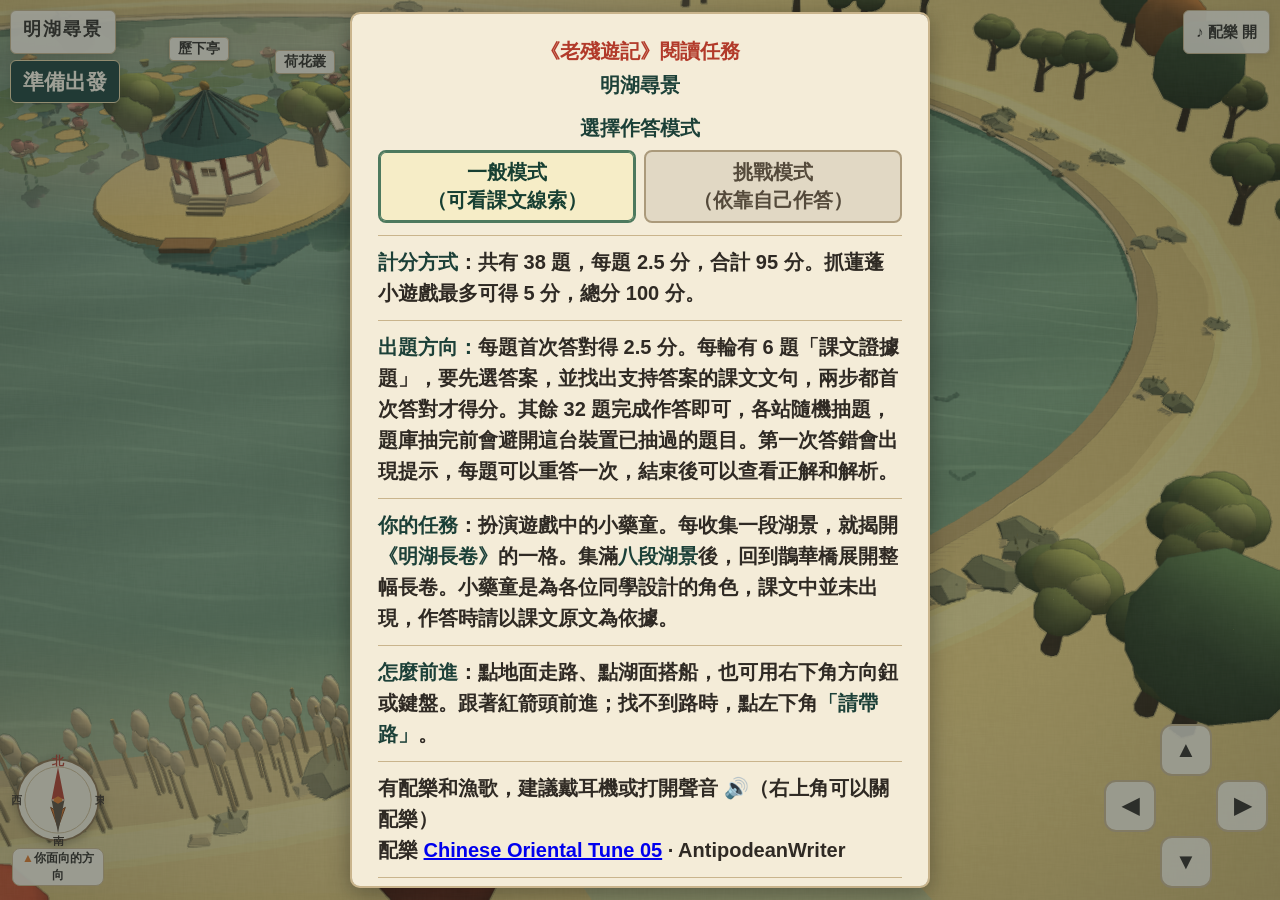
<file: index.html>
<!doctype html><html lang="zh-Hant"><head><meta charset="utf-8"><meta name="viewport" content="width=device-width,initial-scale=1,viewport-fit=cover">
<title>明湖尋景｜老殘遊記閱讀任務</title>
<!-- Route and lesson adapted from https://claude.ai/artifact/EG751PzjYBrGBzFBMwJKej -->
<style>
/* 全螢幕 3D 畫面，上面疊一層古風介面 */
:root{--paper:#f4ecd8;--ink:#2f2a24;--muted:#6b5d4b;--seal:#b23a2a;--panel:rgba(250,244,230,.93);--line:#c9b48c;color-scheme:light}
:root{--reading-font:"Noto Sans TC","PingFang TC","Microsoft JhengHei","Heiti TC",sans-serif}
html,body{height:100%;margin:0;overflow:hidden;background:#cfe0e6;color:var(--ink);font-family:var(--reading-font);font-weight:700;-webkit-user-select:none;user-select:none;touch-action:none}
button,input,select,textarea{font-family:inherit;font-weight:inherit}
[hidden]{display:none!important}
#c{position:fixed;inset:0;width:100%;height:100%;display:block}
.hud{position:fixed;top:calc(10px + env(safe-area-inset-top,0px));left:calc(10px + env(safe-area-inset-left,0px));right:calc(10px + env(safe-area-inset-right,0px));display:flex;justify-content:space-between;gap:8px;pointer-events:none;flex-wrap:wrap}
.chip{background:var(--panel);border:1px solid var(--line);border-radius:6px;padding:6px 12px;font-size:15px;box-shadow:0 2px 8px #0002}
.chip b{color:var(--seal)}
.title{font-size:18px;letter-spacing:2px}
.label{position:fixed;transform:translate(-50%,-100%);background:var(--panel);border:1px solid var(--line);border-radius:4px;padding:2px 8px;font-size:14px;white-space:nowrap;pointer-events:none;box-shadow:0 1px 4px #0003}
.label.done{color:var(--muted)}
.label.done::after{content:" ✓";color:var(--seal)}
.label.next{border-color:var(--seal);color:var(--seal);font-weight:700}
#toast{position:fixed;left:50%;top:22%;transform:translateX(-50%);background:var(--seal);color:#fff;padding:10px 20px;border-radius:6px;font-size:18px;box-shadow:0 4px 12px #0004;transition:opacity .4s;opacity:0;pointer-events:none}
#start{position:fixed;inset:0;display:flex;align-items:center;justify-content:center;background:rgba(40,52,50,.45)}
#start .card{background:var(--paper);border:2px solid var(--line);border-radius:10px;padding:22px 26px;max-width:min(420px,calc(100% - 40px));text-align:center;box-shadow:0 6px 24px #0005}
#start h1,#start p{margin:0;font-size:inherit}
#go{font:inherit;padding:10px 28px;border-radius:6px;border:none;background:var(--seal);color:#fff;cursor:pointer}
#go:focus-visible{outline:3px solid var(--ink);outline-offset:2px}

.sb{display:grid;grid-template-columns:repeat(8,minmax(0,1fr));gap:3px;width:min(100%,300px);margin-top:4px}
.sb span{aspect-ratio:1.42;box-sizing:border-box;background:#e3d8bf;border:1px solid #ad9974;border-radius:2px}
.sb span.on{background-size:cover;background-position:center;border-color:#52776b}
.hud{z-index:10}
#vn{position:fixed;inset:0;z-index:5;opacity:0;transition:opacity .6s;background:#2d3a35;overflow:hidden}
#vn.on{opacity:1}
/* 插圖完整顯示（不裁切）：中間是完整的圖，四周用同一張圖的模糊放大版補滿 */
.bg{position:absolute;inset:0;overflow:hidden;opacity:0;transition:opacity .9s,filter 1s;background:#2d3a35}
.bg::before{content:"";position:absolute;inset:-40px;background:var(--im) center/cover no-repeat;filter:blur(22px) brightness(.72) saturate(.9)}
.bg::after{content:"";position:absolute;inset:0;background:var(--im) 50% 30%/contain no-repeat}
.bg.in{opacity:1}
#pic{position:absolute;transform-origin:50% 30%;transition:transform 2.8s ease}
#pic canvas{position:absolute;left:0;top:0;width:100%;height:100%}
#pic #reed-layer{pointer-events:none}
#tags{position:absolute;inset:0;pointer-events:none}
.tag{position:absolute;transform:translate(-50%,calc(-100% - 8px));background:rgba(178,58,42,.93);color:#fff;font-size:clamp(14px,1.7vw,19px);font-weight:700;padding:3px 12px;border-radius:14px;white-space:nowrap;box-shadow:0 2px 8px rgba(0,0,0,.35);animation:tagIn .45s ease-out}
.tag::after{content:"";position:absolute;left:50%;top:100%;transform:translateX(-50%);border:7px solid transparent;border-top-color:rgba(178,58,42,.93)}
.tag.blue{background:rgba(47,93,110,.93)}.tag.blue::after{border-top-color:rgba(47,93,110,.93)}
@keyframes tagIn{from{opacity:0;transform:translate(-50%,calc(-100% - 22px))}}
#cap{position:absolute;top:calc(58px + env(safe-area-inset-top,0px));left:50%;transform:translateX(-50%);z-index:2;background:rgba(250,244,230,.93);border:2px solid #a8322a;border-radius:4px;padding:6px 18px 6px 14px;font-size:clamp(18px,2.6vw,28px);letter-spacing:4px;white-space:nowrap;box-shadow:0 4px 14px rgba(0,0,0,.3);pointer-events:none;transition:opacity .5s;max-width:calc(100% - 24px);overflow:hidden;text-overflow:ellipsis}
#cap::before{content:"明湖";display:inline-block;writing-mode:vertical-rl;font-size:.42em;letter-spacing:0;background:#b23a2a;color:#f6e3b4;padding:3px 2px;margin-right:10px;vertical-align:middle;border-radius:2px}
#songBanner{position:absolute;top:24%;left:50%;transform:translateX(-50%);z-index:2;pointer-events:none;background:rgba(178,58,42,.9);color:#fff8e6;font-size:clamp(28px,5vw,52px);letter-spacing:8px;padding:10px 34px;border-radius:40px;box-shadow:0 0 0 6px rgba(255,240,200,.35),0 8px 30px rgba(0,0,0,.4);white-space:nowrap;animation:sing 1.2s ease-in-out infinite alternate}
@keyframes sing{from{transform:translateX(-50%) scale(1)}to{transform:translateX(-50%) scale(1.08);box-shadow:0 0 0 14px rgba(255,240,200,.2),0 8px 30px rgba(0,0,0,.4)}}
#vn.clear{background:transparent;pointer-events:none}
#vn.clear #dlg{pointer-events:auto}
#vn.clear .bg,#vn.clear #pic,#vn.clear #sunset,#vn.clear #actor{display:none}
#readBtn{font:inherit;font-size:14px;padding:4px 10px;border-radius:14px;border:1px solid var(--line);background:#fffaf0;color:var(--ink);cursor:pointer}
.tb .say{font:inherit;font-size:13px;margin-left:6px;padding:1px 8px;border-radius:10px;border:1px solid var(--line);background:#fffaf0;cursor:pointer;vertical-align:2px}
#helpBtn{position:fixed;left:50%;bottom:calc(16px + env(safe-area-inset-bottom,0px));transform:translateX(-50%);z-index:6;font:inherit;font-size:20px;padding:12px 26px;border-radius:28px;border:3px solid #fff3d6;background:#b23a2a;color:#fff;box-shadow:0 6px 18px rgba(0,0,0,.35);cursor:pointer;animation:sing 1s ease-in-out infinite alternate}
body.vn #helpBtn{display:none}
#intro{position:fixed;inset:0;z-index:45;background:#1d2422;overflow:hidden;color:#f6ecd2}
#intro .bg{transition:opacity 1.4s,transform 9s linear}
#intro .bg.in{transform:scale(1.06)}
#intro .ln{position:absolute;left:50%;transform:translateX(-50%);bottom:18%;width:min(900px,calc(100% - 40px));text-align:center;font-size:clamp(22px,3.6vw,38px);letter-spacing:4px;line-height:1.7;text-shadow:0 2px 12px rgba(0,0,0,.85),0 0 2px #000;opacity:0;transition:opacity 1s}
#intro .ln.on{opacity:1}
#intro .scroll{position:absolute;left:50%;top:50%;transform:translate(-50%,-50%);height:min(70vh,520px);width:0;max-width:calc(100% - 40px);background:linear-gradient(90deg,#e9dcb8,#f6ecd2 12%,#f6ecd2 88%,#e9dcb8);border-top:10px solid #6b3a22;border-bottom:10px solid #6b3a22;box-shadow:0 10px 40px rgba(0,0,0,.6);overflow:hidden;transition:width 2.2s ease-in-out,opacity 1s;display:flex;align-items:center;justify-content:center;gap:clamp(18px,4vw,50px);color:#2f2a24}
#intro .scroll.open{width:min(760px,calc(100% - 40px))}
#intro .scroll .v{writing-mode:vertical-rl;white-space:nowrap}
#intro .scroll .big{font-size:clamp(56px,10vw,110px);letter-spacing:12px;font-weight:700}
#intro .scroll .small{font-size:clamp(20px,3vw,30px);letter-spacing:6px;color:#5a4a3a}
#intro .scroll .seal{writing-mode:vertical-rl;background:#b23a2a;color:#f6e3b4;padding:8px 6px;font-size:clamp(16px,2.2vw,22px);border-radius:3px}
#intro .who{position:absolute;bottom:0;right:6%;height:min(78vh,620px);opacity:0;transform:translateX(40px);transition:opacity 1s,transform 1.2s;filter:drop-shadow(0 8px 14px rgba(0,0,0,.6))}
#intro .who.on{opacity:1;transform:none}
#start .row{display:flex;gap:10px;justify-content:center;flex-wrap:wrap}
#start .ghost{font:inherit;padding:10px 20px;border-radius:6px;border:2px solid var(--seal);background:transparent;color:var(--seal);cursor:pointer}
.longscroll{overflow-x:auto;-webkit-overflow-scrolling:touch;border:2px solid #b9a77f;border-radius:4px;background:#e9dfc6}
.longscroll img{display:block;height:min(42vh,320px);width:auto;max-width:none;-webkit-touch-callout:default;user-select:auto;-webkit-user-select:auto}
.codebox{margin-top:12px;padding:10px 12px;background:#fff6dc;border:2px dashed var(--seal);border-radius:8px}
.codebox input{font:inherit;font-size:18px;width:5em;padding:4px 6px;border:2px solid var(--line);border-radius:6px;user-select:text;-webkit-user-select:text}
.codebox .code{font-size:clamp(17px,2.6vw,22px);letter-spacing:1px;word-break:break-all;background:#fff;border:1px solid var(--line);border-radius:6px;padding:6px 8px;margin:8px 0;user-select:all;-webkit-user-select:all}
.retry{border-top:1px dashed var(--line);margin-top:8px;padding-top:8px}
.retry .opt{display:block;width:100%;margin:6px 0}
#musBtn{pointer-events:auto;font:inherit;font-size:15px;cursor:pointer;color:var(--ink)}
#musBtn.off{color:var(--muted);text-decoration:line-through}
#pad{position:fixed;right:calc(12px + env(safe-area-inset-right,0px));bottom:calc(12px + env(safe-area-inset-bottom,0px));z-index:4;display:grid;grid-template-columns:repeat(3,52px);grid-template-rows:repeat(3,52px);gap:4px}
#pad button{font:inherit;font-size:22px;border-radius:12px;border:2px solid var(--line);background:rgba(250,244,230,.88);color:var(--ink);touch-action:none;-webkit-user-select:none;user-select:none}
#pad button:active{background:var(--seal);color:#fff}
#pad .u{grid-column:2;grid-row:1}#pad .l{grid-column:1;grid-row:2}#pad .r{grid-column:3;grid-row:2}#pad .d{grid-column:2;grid-row:3}
body.vn #pad{display:none}
#compass svg{transition:transform .15s linear}
@media (max-width:600px){#pad{grid-template-columns:repeat(3,44px);grid-template-rows:repeat(3,44px)}}
#sunset{position:absolute;inset:0;background:linear-gradient(rgba(255,135,80,.6),rgba(255,120,150,.5));mix-blend-mode:multiply;opacity:0;transition:opacity .25s;pointer-events:none}
#fx{position:absolute;inset:0;pointer-events:none}
#fx.shine{background:radial-gradient(circle at 50% 35%,rgba(255,250,220,.55),transparent 60%);animation:shine 1.6s ease-out forwards}
@keyframes shine{from{opacity:1}to{opacity:0}}
#fx.ripple{background:repeating-linear-gradient(0deg,rgba(255,255,255,.0) 0 14px,rgba(255,255,255,.12) 15px 16px);animation:rip 3s linear infinite;mask-image:linear-gradient(transparent 45%,#000 70%);-webkit-mask-image:linear-gradient(transparent 45%,#000 70%)}
@keyframes rip{from{background-position:0 0}to{background-position:0 64px}}
#actor{position:absolute;bottom:0;right:3%;height:min(80vh,640px);aspect-ratio:340/900;background-size:contain;background-repeat:no-repeat;background-position:bottom center;opacity:0;transform:translateY(6%);transition:opacity .35s,transform .35s;filter:drop-shadow(0 8px 14px rgba(0,0,0,.45));pointer-events:auto}
#actor.show{opacity:1;transform:none}
#actor.left{right:auto;left:3%}
#dlg.asking{cursor:default}
#dlg{position:absolute;left:50%;transform:translateX(-50%);bottom:calc(12px + env(safe-area-inset-bottom,0px));width:min(860px,calc(100% - 24px));max-height:calc(100% - 84px - env(safe-area-inset-bottom,0px));overflow:auto;background:rgba(250,244,230,.94);border:2px solid var(--line);border-radius:10px;padding:10px 16px 10px;box-shadow:0 6px 20px rgba(0,0,0,.35);box-sizing:border-box;z-index:3;cursor:pointer}
#vn.fisher-scene #dlg{max-height:34dvh}
@media (min-aspect-ratio:6/5){
  #vn.fisher-scene #dlg{left:clamp(12px,3vw,40px);transform:none;width:min(48vw,650px);max-height:55dvh}
}
#who{font-weight:700;color:var(--seal);font-size:17px;flex:1}
#txt{font-size:21px;line-height:1.65;margin-top:4px}
#more{text-align:right;font-size:13px;color:var(--muted)}
.dhead{display:flex;align-items:center;gap:10px;min-height:28px}
#face{width:46px;height:46px;border-radius:50%;flex:none;background-color:#e8dcc0;background-size:260%;background-position:50% 2%;background-repeat:no-repeat;border:2px solid var(--line)}
#textBtn{font:inherit;font-size:14px;padding:4px 10px;border-radius:14px;border:1px solid var(--line);background:#fffaf0;color:var(--ink);cursor:pointer}
#quote{font-size:14px;color:var(--muted);margin-top:4px;display:flex;flex-wrap:wrap;gap:8px;align-items:center}
.qt{background:#efe2c4;border-radius:10px;padding:1px 8px}
.src{color:var(--muted)}
.peek{font:inherit;font-size:14px;padding:3px 10px;border-radius:12px;border:1px dashed var(--seal);background:transparent;color:var(--seal);cursor:pointer}
#txt b.ok{color:#2f7a4a;margin-right:6px}
.tip{color:var(--seal);font-size:17px}
.pink{color:#d0607a}
mark{background:linear-gradient(transparent 55%,#f4c96a 55%);color:inherit;font-weight:700}
#choices{display:grid;grid-template-columns:repeat(auto-fit,minmax(min(100%,220px),1fr));gap:8px;margin-top:8px}
#choices:has(.tile){grid-template-columns:repeat(auto-fit,minmax(86px,1fr))}
#choices:has(> .opt:nth-child(4)):not(:has(> .opt:nth-child(5))),
.retry .ops:has(> .opt:nth-child(4):last-child){display:grid;grid-template-columns:repeat(2,minmax(0,1fr));gap:8px}
.retry .ops:has(> .opt:nth-child(4):last-child) .opt{width:auto;margin:0}
#choices > .opt,.retry .ops > .opt{min-width:0;overflow-wrap:anywhere}
.opt,.go{font:inherit;font-size:18px;padding:10px 12px;border-radius:8px;border:2px solid var(--line);background:#fffaf0;color:var(--ink);cursor:pointer;text-align:left}
.tile{text-align:center;font-size:22px;font-weight:700}
.opt.right{border-color:#2f7a4a;background:#e3f2e3}
.opt.wrong{border-color:var(--seal);background:#f6e0da;color:var(--muted);text-decoration:line-through}
.shake{animation:shk .35s}
@keyframes shk{25%{transform:translateX(-6px)}75%{transform:translateX(6px)}}
.go{grid-column:1/-1;text-align:center;background:var(--seal);color:#fff;border-color:var(--seal)}
.opt:focus-visible,.go:focus-visible,#textBtn:focus-visible,.peek:focus-visible{outline:3px solid var(--ink);outline-offset:2px}
.couplet{display:block;text-align:center;margin:8px 0}
.couplet span{display:inline-block;vertical-align:top;margin:0 14px;line-height:1.25;background:#a8322a;color:#f6e3b4;padding:10px 10px;font-size:24px;border-radius:3px;box-shadow:0 2px 6px rgba(0,0,0,.3)}
.couplet span i,.couplet span b{display:block;font-style:normal}
.couplet .blank{color:#ffe08a;font-weight:700}
.couplet.one{writing-mode:horizontal-tb;background:#a8322a;color:#f6e3b4;padding:8px 14px;font-size:22px;letter-spacing:3px;border-radius:3px;width:fit-content;margin:8px auto}
.colors,.route{margin-top:6px;font-size:20px;line-height:1.8}
.colors span.now{background:#fff1c9;border-radius:6px;padding:0 4px}
.colors b,.route .got{color:var(--seal)}
.route span{display:inline-block;min-width:2.5em;text-align:center;border-bottom:2px solid var(--line);margin:0 2px}
.sun{grid-column:1/-1;display:flex;align-items:center;gap:10px;font-size:18px}
.sun input{flex:1;min-width:0;height:30px}
.cnt{grid-column:1/-1;font-size:20px;text-align:center}
#field{position:absolute;inset:0;z-index:4}
.cdot{display:inline-block;width:20px;height:20px;border-radius:50%;border:2px solid #6b5a44;vertical-align:-3px;margin-right:6px}
.lbar{position:absolute;top:calc(64px + env(safe-area-inset-top,0px));left:50%;transform:translateX(-50%);background:rgba(250,244,230,.95);border:2px solid var(--line);border-radius:20px;padding:8px 22px;font-size:22px;white-space:nowrap}
.lbar b{color:var(--seal)}
.pod.got{transform:scale(1.6);opacity:0;transition:.25s}
.pod.demo{position:static;display:inline-block;width:38px;height:38px;margin:0;animation:none;vertical-align:middle;cursor:default}
.pod{position:absolute;top:100%;width:86px;height:86px;margin-left:-43px;border-radius:50%;border:3px solid #5b5a2a;background:radial-gradient(circle at 30% 35%,#3d3a1a 0 5px,transparent 6px),radial-gradient(circle at 62% 30%,#3d3a1a 0 5px,transparent 6px),radial-gradient(circle at 48% 62%,#3d3a1a 0 5px,transparent 6px),radial-gradient(circle at 72% 64%,#3d3a1a 0 5px,transparent 6px),radial-gradient(circle,#b6b05a,#7f8a3a);animation:hop linear forwards;cursor:pointer;padding:0}
@keyframes hop{0%{top:100%;transform:rotate(0)}50%{top:18%}100%{top:105%;transform:rotate(200deg)}}
#routeMap{position:fixed;inset:0;z-index:8;background:rgba(40,52,50,.55);display:flex;align-items:center;justify-content:center;padding:calc(56px + env(safe-area-inset-top,0px)) 12px 12px;box-sizing:border-box}
.rmw{background:var(--paper);border:2px solid var(--line);border-radius:10px;padding:10px 16px;width:min(760px,100%);max-height:100%;overflow:auto;box-sizing:border-box}
.rmw h3{margin:0 0 4px;letter-spacing:2px}.rmw h3 small{font-size:13px;color:var(--muted);letter-spacing:0}
.rmw svg{width:100%;height:auto;max-height:52vh;display:block;border:2px solid #b9a77f;border-radius:4px}
.pl{cursor:pointer}.pl circle{fill:rgba(255,250,240,.75);stroke:#6b5a44;stroke-width:2}.pl text{font-size:15px;text-anchor:middle;font-weight:700;fill:#3a2e24;paint-order:stroke;stroke:#f4ecd8;stroke-width:4px}
.pl.on circle{fill:#b23a2a;stroke:#7a2218}.pl.shake{animation:shk .35s}
.route-segments{pointer-events:none;stroke:#254e46;stroke-width:3.5;stroke-linecap:round}
.route-segments .is-highlighted{stroke:#9e3d26;stroke-width:6}
.route-segments .sight-line{stroke:#2f5975;stroke-width:4;stroke-dasharray:7 5}
.route-clue{display:block;width:100%;min-height:44px;padding:5px 9px;text-align:left;font:inherit;color:inherit;background:#fffaf0;border:1px solid #b9a77f;border-radius:6px;cursor:pointer}
.route-clue[aria-pressed="true"]{background:#f7dfae;border-color:#9e3d26}
.retry-action{grid-column:1 / -1}.answer-details{font-size:.9em;margin-top:6px}.answer-details p{margin:4px 0}.answer-details .answer-source{display:grid;grid-template-columns:max-content minmax(0,1fr);column-gap:.65em}.answer-source strong{white-space:nowrap}.answer-source span{overflow-wrap:anywhere}
.rmsg{font-size:18px;margin:8px 0}.rmsg.is-error{color:#9f2926;font-weight:700}.rlist{display:flex;flex-direction:column;gap:6px}
#textbox{position:fixed;inset:0;z-index:30;background:rgba(30,36,34,.6);display:flex;align-items:center;justify-content:center}
.tbw{background:var(--paper);border:2px solid var(--line);border-radius:10px;width:min(680px,calc(100% - 28px));max-height:84vh;overflow:auto;padding:14px 20px;box-sizing:border-box;position:relative}
.tbw h3{margin:0 0 8px;letter-spacing:2px}
.tbw .close{position:sticky;top:0;float:right;font:inherit;font-size:15px;padding:4px 12px;border-radius:14px;border:1px solid var(--line);background:#fffaf0;cursor:pointer}
.tb p{font-size:18px;line-height:1.95;margin:0 0 10px;text-indent:0}
.tb .pn{display:inline-block;width:1.6em;height:1.6em;line-height:1.6em;text-align:center;border-radius:50%;background:#efe2c4;font-size:13px;margin-right:6px;vertical-align:2px}
.tb #cur{background:#fff6dc;border-radius:6px;padding:4px 6px}
#end{position:fixed;inset:0;z-index:25;display:flex;align-items:center;justify-content:center;background:rgba(40,52,50,.6);overflow:auto}
#end .card{background:var(--paper);border:2px solid var(--line);border-radius:10px;padding:18px 20px;width:min(640px,calc(100% - 28px));max-height:calc(100% - 36px);overflow:auto;box-sizing:border-box}
#end h2{margin:0 0 10px;letter-spacing:2px}
#end .scroll{display:grid;grid-template-columns:repeat(4,1fr);gap:4px;padding:8px;background:#e9dfc6;border:2px solid #b9a77f;border-radius:4px}
#end figure{margin:0;height:84px;background-size:cover;background-position:center;position:relative;border-radius:2px}
#end figcaption{position:absolute;left:0;right:0;bottom:0;background:rgba(0,0,0,.45);color:#fff;font-size:13px;text-align:center;padding:2px}
.score{font-size:18px}
.rev{border-top:1px dashed var(--line);padding:8px 0;font-size:15px;line-height:1.6}
.rq{font-weight:700}
.endbtns{display:flex;gap:10px;flex-wrap:wrap;margin-top:12px}
.endbtns button{font:inherit;font-size:17px;padding:8px 20px;border:none;border-radius:6px;background:var(--seal);color:#fff;cursor:pointer}
#toast{z-index:20}
#wordbar{position:fixed;top:calc(58px + env(safe-area-inset-top,0px));left:50%;transform:translateX(-50%);z-index:4;background:rgba(250,244,230,.94);border:2px solid var(--line);border-radius:18px;padding:5px 16px;font-size:18px;white-space:nowrap}
#wordbar span{display:inline-block;min-width:1.4em;text-align:center;margin:0 2px;border-bottom:2px solid var(--line);font-weight:700;color:var(--muted)}#wordbar span.got{color:var(--seal)}
body.vn #wordbar{display:none}
#compass{position:fixed;left:calc(12px + env(safe-area-inset-left,0px));top:calc(58px + env(safe-area-inset-top,0px));width:92px;z-index:12;pointer-events:none;text-align:center}
body.vnfull #compass{display:none}
#compass svg{width:92px;height:92px;display:block;filter:drop-shadow(0 2px 4px rgba(0,0,0,.3))}
#compass .cap{font-size:12px;background:var(--panel);border:1px solid var(--line);border-radius:8px;padding:1px 4px;margin-top:2px}
@media (max-width:600px){#compass,#compass svg{width:72px}#compass svg{height:72px}}
#start{z-index:40}
@media (max-width:700px){#txt{font-size:18px}#actor{height:46vh}#dlg{max-height:60vh}}
@media (prefers-reduced-motion:reduce){#songBanner{animation:none}}
.label.big{font-size:20px;padding:4px 14px;background:#b23a2a;color:#fff;border-color:#7a2218}
</style>
<link rel="stylesheet" href="tablet.css">

</head><body><canvas id="c"></canvas>
<div class="hud">
  <div class="chip title">明湖尋景</div>
  <div class="chip" id="main" role="status" hidden><strong>主線任務｜《明湖長卷》</strong> <b id="cards">0</b>/8 <span id="scrollbar" class="sb" aria-hidden="true"></span></div>
  <div id="journeyHud"><div class="chip" id="hint" role="status">下一站：鵲華橋</div>
  <button class="chip" id="journeyMapBtn" type="button" aria-haspopup="dialog" hidden>遊湖地圖</button>
</div>
  <div class="mode-switch" id="modeChip" role="group" aria-label="切換作答模式" hidden>
    <button type="button" data-mode="normal" aria-pressed="true" title="一般模式，可看課文線索">一般模式</button>
    <button type="button" data-mode="challenge" aria-pressed="false" title="挑戰模式，依靠自己作答">挑戰模式</button>
  </div>
  <button class="chip" id="musBtn" type="button" aria-label="配樂開關">♪ 配樂</button>
</div>
<div id="labels"></div>
<div id="wordbar" hidden></div>
<div id="pad" aria-label="方向按鈕"><button class="u" data-k="ArrowUp" type="button" aria-label="往北">▲</button><button class="l" data-k="ArrowLeft" type="button" aria-label="往西">◀</button><button class="r" data-k="ArrowRight" type="button" aria-label="往東">▶</button><button class="d" data-k="ArrowDown" type="button" aria-label="往南">▼</button></div>
<div id="compass" aria-label="方位：上北下南，左西右東"><svg viewBox="0 0 100 100" aria-hidden="true">
  <circle cx="50" cy="50" r="44" fill="#f4ecd8" stroke="#8a6f4a" stroke-width="2"/>
  <circle cx="50" cy="50" r="36" fill="none" stroke="#c9b48c" stroke-width="1"/>
  <g id="facing"><path d="M50 20 L58 42 L50 37 L42 42Z" fill="#e0782a" stroke="#7a3a10" stroke-width="1"/><circle cx="50" cy="50" r="5" fill="#e0782a"/></g>
  <path d="M50 14 L57 50 L50 46 L43 50Z" fill="#b23a2a"/><path d="M50 86 L57 50 L50 54 L43 50Z" fill="#5a4a3a"/>
  <text x="50" y="12" text-anchor="middle" font-size="13" font-weight="700" fill="#b23a2a">北</text>
  <text x="50" y="99" text-anchor="middle" font-size="12" fill="#3a2e24">南</text>
  <text x="96" y="54" text-anchor="middle" font-size="12" fill="#3a2e24">東</text>
  <text x="5" y="54" text-anchor="middle" font-size="12" fill="#3a2e24">西</text>
</svg><div class="cap"><span style="color:#e0782a">▲</span>你面向的方向</div></div>
<div id="vn" hidden>
  <div id="bgA" class="bg"></div><div id="bgB" class="bg"></div>
  <div id="pic"><canvas id="fxc" hidden></canvas><canvas id="ov" hidden></canvas><canvas id="reed-layer" aria-hidden="true" hidden></canvas><div id="tags"></div></div><div id="sunset"></div><div id="fx"></div>
  <div id="cap" hidden></div><div id="songBanner" hidden>♪ 一聲漁唱 ♪</div>
  <div id="actor"></div>
  <div id="field" hidden></div>
  <div id="dlg">
    <div class="dhead"><div id="face" hidden></div><div id="who"></div><button id="readBtn" type="button" aria-label="朗讀這一句">🔊 朗讀</button><button id="textBtn" type="button">📜 課文</button></div>
    <div id="txt"></div><div id="quote"></div><div id="choices"></div><button id="more" type="button">繼續閱讀 ▶</button>
  </div>
</div>
<div id="textbox" role="dialog" aria-modal="true" aria-labelledby="passage-title" hidden><div class="tbw"><button class="close" type="button">✕ 關閉</button><h3 id="passage-title">〈大明湖〉課文</h3><div class="tb"></div></div></div>
<div id="routeMap" hidden><div class="rmw">
  <h3>大明湖示意圖　<small>上北下南</small></h3>

  <svg viewBox="0 0 400 340" role="group" aria-label="大明湖示意圖，上北下南">
    <defs>
      <linearGradient id="map-paper" x2="1" y2="1" gradientUnits="objectBoundingBox"><stop stop-color="#fbf4e1"/><stop offset="1" stop-color="#eee0bf"/></linearGradient>
      <linearGradient id="map-water" x2="0" y2="1"><stop stop-color="#a7c7b8"/><stop offset=".6" stop-color="#79a69e"/><stop offset="1" stop-color="#66978f"/></linearGradient>
      <pattern id="map-grain" width="8" height="8" patternUnits="userSpaceOnUse"><path d="M0 2h8 M3 0v8" stroke="#927851" stroke-width=".4" opacity=".17"/></pattern>
      <g id="map-tree"><path d="M0 5v6" stroke="#7a6445" stroke-width="1.4"/><path d="M-6 5Q-8 1-4-1Q-3-6 1-5Q5-4 6 1Q8 4 4 6Z" fill="#6b8161" stroke="#4f634c" stroke-width=".7"/></g>
      <g id="map-pavilion"><path d="M-12 6h24v5h-24z" fill="#9d6650" stroke="#735145" stroke-width="1"/><path d="M-17 6Q-10 3 0-7Q10 3 17 6Q4 9 0 7Q-4 9-17 6Z" fill="#3e5e58" stroke="#394c48" stroke-width="1.2"/><path d="M-9 10V6m18 4V6M-4 1 0-3 4 1M-13 12h26" fill="none" stroke="#ead7aa" stroke-width=".9"/></g>
      <g id="map-lotus"><ellipse rx="5" ry="3.3" fill="#64885f"/><path d="M0 0-3-5 0-4 3-5Z" fill="#bc7c72"/></g>
    </defs>
    <rect width="400" height="340" fill="url(#map-paper)"/>
    <rect width="400" height="340" fill="url(#map-grain)"/>
    <path d="M0 126Q36 108 61 65T150 42Q171 50 208 26T319 43Q346 52 400 41M0 141Q30 124 69 78T148 52Q166 60 214 38T311 52Q346 64 400 54M0 201Q14 230 50 252T130 260M350 226q19-18 50-17M354 239q23-17 46-16" fill="none" stroke="#a58a59" opacity=".27"/>
    <path d="M0 312Q25 286 48 302L86 264l40 42 37-28 37 28 43-34 50 39 48-30 59 32v27H0Z" fill="#a5ad85" opacity=".5"/>
    <path d="M0 322q24-7 43-27l16 5 17-30 14 10 15-13 38 47 20-10 34 24 55-16 30 13 29-20 37 15 52-17v37H0Z" fill="#6f8a76" stroke="#697e6d" stroke-width="1.2"/>
    <path d="M37 323l39-53 4 29 25-32-3 25 25 32M62 329l19-22 16 14m68-13 31 20 56-16-19 18m70-8 8-17 17 16" fill="none" stroke="#d4d6a8" opacity=".7" stroke-width="1.3"/>
    <path d="M45 155C55 119 73 118 90 104C130 69 161 65 194 69C219 72 232 62 263 76C292 90 297 96 326 111C355 127 374 154 367 186C360 223 333 240 306 257C277 276 242 265 218 263C178 257 149 275 108 253C70 233 44 209 42 183C41 173 43 165 45 155Z" fill="none" stroke="#90a484" stroke-width="11" opacity=".25"/>
    <path d="M45 155C55 119 73 118 90 104C130 69 161 65 194 69C219 72 232 62 263 76C292 90 297 96 326 111C355 127 374 154 367 186C360 223 333 240 306 257C277 276 242 265 218 263C178 257 149 275 108 253C70 233 44 209 42 183C41 173 43 165 45 155Z" fill="url(#map-water)" stroke="#527d72" stroke-width="1.8"/>
    <path d="M58 155q23-18 57-16m-62 32q27-13 53-9m-51 33q22 12 48 13m-33 7q21 14 39 16m18-121q34-18 73-13m-61 10 35-4m111 48q33 3 53 17m-41-6q22 5 38 17m-25 32q24-11 39-27m-51 35q19-6 33-14m-169 23q38-10 74-2m-46 10 31 1" fill="none" stroke="#e5eede" stroke-width="1.3" opacity=".65" stroke-linecap="round"/>
    <text x="116" y="193" class="map-water-name">大明湖</text>
    <g aria-hidden="true">
      <use href="#map-tree" x="56" y="103"/><use href="#map-tree" x="66" y="89"/><use href="#map-tree" x="127" y="72"/>
      <use href="#map-tree" x="163" y="51"/><use href="#map-tree" x="225" y="58"/><use href="#map-tree" x="238" y="61"/>
      <use href="#map-tree" x="350" y="222"/><use href="#map-tree" x="365" y="214"/><use href="#map-tree" x="337" y="238"/>
      <use href="#map-pavilion" x="83" y="86"/><use href="#map-pavilion" transform="translate(194 48) scale(.84)"/>
      <path d="M197 171q7-14 18-13 15-5 25 5 13 2 10 11-7 12-22 12-18 6-30-4-4-4-1-11z" fill="#d4c094" stroke="#82916d"/>
      <use href="#map-pavilion" transform="translate(225 161) scale(.72)"/>
      <use href="#map-lotus" x="245" y="108"/><use href="#map-lotus" x="266" y="109"/><use href="#map-lotus" x="280" y="117"/><use href="#map-lotus" x="247" y="124"/><use href="#map-lotus" x="274" y="128"/><use href="#map-lotus" x="290" y="124"/>
      <path d="M286 262q14-18 28 0m-30 5q16-19 32 0" fill="none" stroke="#6b6350" stroke-width="2.5"/>
      <path d="M287 260q13-17 26 0" fill="none" stroke="#f1e1bb" stroke-width="2"/>
      <circle cx="367" cy="35" r="14" fill="#f5ead1" stroke="#aa946e"/>
      <path d="M367 24l4 15-4-3-4 3z" fill="#974b38"/>
      <text x="367" y="58" text-anchor="middle" fill="#754637" font-size="12" font-weight="700">北</text>
    </g>
    <g class="route-segments" aria-hidden="true"></g>
    <g class="pl" data-id="que"><circle class="map-hit" cx="300" cy="262" r="17"/><circle cx="300" cy="262" r="9"/><text x="312" y="286">鵲華橋</text></g>
    <g class="pl" data-id="lixia"><circle class="map-hit" cx="222" cy="168" r="17"/><circle cx="222" cy="168" r="9"/><text x="224" y="203">歷下亭</text></g>
    <g class="pl" data-id="tie"><circle class="map-hit" cx="92" cy="92" r="17"/><circle cx="92" cy="92" r="9"/><text x="92" y="121">鐵公祠</text></g>
    <g class="pl" data-id="shui"><circle class="map-hit" cx="196" cy="58" r="17"/><circle cx="196" cy="58" r="9"/><text x="196" y="29">古水仙祠</text></g>
    <g class="pl" data-id="he"><circle class="map-hit" cx="262" cy="118" r="17"/><circle cx="262" cy="118" r="9"/><text x="310" y="102">荷花叢</text></g>
    <g class="pl" data-id="qf"><circle class="map-hit" cx="70" cy="312" r="17"/><circle cx="70" cy="312" r="9"/><text x="109" y="325">千佛山</text></g>
  </svg>
  <p class="rmsg" role="status"></p>
  <p class="route-progress" aria-label="已選景點"></p>
  <h4 class="route-clue-heading">課文文句</h4>
  <ul class="rlist"></ul>
  <div class="route-retry"></div>
  <div class="route-result"></div>
  <button type="button" class="go route-action" hidden>完成，交給老畫師 ▶</button>
</div></div>
<dialog id="journeyMap" class="rmw" aria-labelledby="journeyMapTitle">
  <form method="dialog"><button type="submit" autofocus>關閉地圖</button></form>
  <h3 id="journeyMapTitle">遊湖地圖</h3>
  <div class="map-drawing"></div>
  <p class="rmsg" role="status"></p>
  <p class="route-progress" aria-label="已選景點"></p>
  <h4 class="route-clue-heading">課文文句</h4>
  <ul class="rlist"></ul>
</dialog>
<div id="end" hidden></div>
<div id="toast"></div>
<button id="helpBtn" type="button" hidden>🚣 迷路了？請船家帶路</button>
<div id="intro" hidden></div>
<div id="start"><div class="card">
  <header class="start-heading">
    <p class="eyebrow">《老殘遊記》閱讀任務</p>
    <h1>明湖尋景</h1>
  </header>
  <fieldset class="mode-choice">
    <legend>選擇作答模式</legend>
    <div class="mode-options">
      <label><input type="radio" name="reading-mode" value="normal" checked><span>一般模式</span><span>（可看課文線索）</span></label>
      <label><input type="radio" name="reading-mode" value="challenge"><span>挑戰模式</span><span>（依靠自己作答）</span></label>
    </div>
  </fieldset>
  <div class="start-guide">
  <p><strong>計分方式</strong>：共有 38 題，每題 2.5 分，合計 95 分。抓蓮蓬小遊戲最多可得 5 分，總分 100 分。</p>
  <p><strong>出題方向：</strong>每題首次答對得 2.5 分。每輪有 6 題「課文證據題」，要先選答案，並找出支持答案的課文文句，兩步都首次答對才得分。其餘 32 題完成作答即可，各站隨機抽題，題庫抽完前會避開這台裝置已抽過的題目。第一次答錯會出現提示，每題可以重答一次，結束後可以查看正解和解析。</p>
  <p><strong>你的任務</strong>：扮演遊戲中的小藥童。每收集一段湖景，就揭開<strong>《明湖長卷》</strong>的一格。集滿<strong>八段湖景</strong>後，回到鵲華橋展開整幅長卷。小藥童是為各位同學設計的角色，課文中並未出現，作答時請以課文原文為依據。</p>
  <p><strong>怎麼前進</strong>：點地面走路、點湖面搭船，也可用右下角方向鈕或鍵盤。跟著紅箭頭前進；找不到路時，點左下角<strong>「請帶路」</strong>。</p>
  <p>有配樂和漁歌，建議戴耳機或打開聲音 🔊（右上角可以關配樂）<br>配樂 <a href="https://pixabay.com/music/china-chinese-oriental-tune-05-12063/" target="_blank" rel="noopener noreferrer">Chinese Oriental Tune 05</a> · AntipodeanWriter</p>
  </div>
  <div class="row"><button id="go">出發</button><button id="resume" class="ghost" type="button" hidden></button></div>
</div></div>

<script src="vendor/three.min.js"></script>
<script src="vendor/Reflector.js"></script>
<script src="qbank.js?v=rotating-questions"></script>
<script>
(function(){
const T = THREE;
const readingFont=getComputedStyle(document.documentElement).getPropertyValue('--reading-font').trim();
// ---------- 基本設定 ----------
const canvas = document.getElementById('c');
const renderer = new T.WebGLRenderer({canvas, antialias:true});
let DPR = Math.min(window.devicePixelRatio||1, 2);
renderer.setPixelRatio(DPR);
renderer.shadowMap.enabled = false;
renderer.shadowMap.type = T.PCFSoftShadowMap;
const scene = new T.Scene();
const camera = new T.PerspectiveCamera(40, 1, 0.5, 1200);
let seed = 7; function rnd(){ seed = (seed*16807)%2147483647; return (seed-1)/2147483646; }
const RX = 60, RZ = 42;                 // 湖（橢圓）
const ISL = {x:-4, z:6, r:8};             // 湖心島
function inLake(x,z){ return (x*x)/(RX*RX)+(z*z)/(RZ*RZ) < 1; }
function onIsland(x,z){ return Math.hypot(x-ISL.x,z-ISL.z) < ISL.r-0.6; }
function isWater(x,z){ return inLake(x,z) && !onIsland(x,z); }

// ---------- 天空、霧、光 ----------
const skyU = {top:{value:new T.Color('#8fbfd6')}, bot:{value:new T.Color('#f3ead2')}};
const sky = new T.Mesh(new T.SphereGeometry(900,32,16), new T.ShaderMaterial({
  uniforms:skyU, side:T.BackSide, depthWrite:false, fog:false,
  vertexShader:'varying vec3 p; void main(){ p=(modelMatrix*vec4(position,1.)).xyz; gl_Position=projectionMatrix*viewMatrix*vec4(p,1.); }',
  fragmentShader:'uniform vec3 top; uniform vec3 bot; varying vec3 p; void main(){ float h=clamp(p.y/420.,0.,1.); gl_FragColor=vec4(mix(bot,top,pow(h,.6)),1.); }'
}));
scene.add(sky);
scene.fog = new T.Fog('#eadcb8', 80, 340);
const hemi = new T.HemisphereLight('#fff3dc', '#8a7a50', 0.9); scene.add(hemi);
const sun = new T.DirectionalLight('#fff3dc', 0.85);
sun.castShadow = true; sun.shadow.mapSize.set(1024,1024);
const sc = sun.shadow.camera; sc.left=-45; sc.right=45; sc.top=45; sc.bottom=-45; sc.near=10; sc.far=260;
sun.shadow.bias = -0.0008;
scene.add(sun); scene.add(sun.target);

// ---------- 材質小工具 ----------
const mats = {};
function lam(c){ return mats[c] || (mats[c] = new T.MeshLambertMaterial({color:c})); }
function box(w,h,d,c,x,y,z,parent){ const m=new T.Mesh(new T.BoxGeometry(w,h,d),lam(c)); m.position.set(x,y,z); m.castShadow=m.receiveShadow=true; (parent||scene).add(m); return m; }
function hipRoof(w,d,h,c){ const g=new T.ConeGeometry(Math.SQRT1_2,1,4,1); g.rotateY(Math.PI/4); g.scale(w*1.18,h,d*1.18); const m=new T.Mesh(g,lam(c)); m.castShadow=true; return m; }

// ---------- 地面（中間挖掉湖） ----------
const shape = new T.Shape(); shape.moveTo(-400,-400); shape.lineTo(400,-400); shape.lineTo(400,400); shape.lineTo(-400,400); shape.lineTo(-400,-400);
const hole = new T.Path(); hole.absellipse(0,0,RX,RZ,0,Math.PI*2,true,0); shape.holes.push(hole);
const gGeo = new T.ShapeGeometry(shape, 64); gGeo.rotateX(-Math.PI/2);
const ground = new T.Mesh(gGeo, lam('#b9b88e')); ground.position.y = 0.3; ground.receiveShadow = true; scene.add(ground);
// 湖岸和環湖步道
function ellRing(a,b,col,y,irregularity=0){
  const segments=128;
  const inner=[],outer=[],vertices=[];
  for(let i=0;i<=segments;i++){
    const angle=i/segments*Math.PI*2;
    const x=Math.cos(angle)*RX,z=Math.sin(angle)*RZ;
    const edge=b+irregularity*(Math.sin(angle*13)*.60+Math.sin(angle*29)*.40);
    inner.push(x*a,y,z*a);
    outer.push(x*edge,y,z*edge);
    if(!i) continue;
    const from=(i-1)*3,to=i*3;
    const p=inner.slice(from,from+3),q=inner.slice(to,to+3);
    const r=outer.slice(from,from+3),s=outer.slice(to,to+3);
    vertices.push(...p,...q,...r,...r,...q,...s);
  }
  const geometry=new T.BufferGeometry();
  geometry.setAttribute('position',new T.Float32BufferAttribute(vertices,3));
  geometry.computeVertexNormals();
  const mesh=new T.Mesh(geometry,new T.MeshLambertMaterial({color:col,side:T.DoubleSide}));
  mesh.receiveShadow=true;
  scene.add(mesh);
}
ellRing(1,1.022,'#958e70',.32,.011);
ellRing(1.017,1.065,'#acaa81',.315,.013);
ellRing(1.069,1.105,'#cfc19b',.324,.006);
ellRing(1.075,1.099,'#dfd3af',.33,.004);
// 湖底（反射水面下的顏色）
const bed = new T.Mesh(new T.CircleGeometry(1,64).rotateX(-Math.PI/2).scale(RX,1,RZ), lam('#8fa89a')); bed.position.y=-1.5; scene.add(bed);

// ---------- 水面（真的會反射） ----------
const waterShader = {
  uniforms:{ color:{value:null}, tDiffuse:{value:null}, textureMatrix:{value:null}, time:{value:0}, tint:{value:new T.Color('#9fb9ae')} },
  vertexShader:'uniform mat4 textureMatrix; varying vec4 vUv; varying vec2 vP; void main(){ vUv=textureMatrix*vec4(position,1.); vP=position.xy; gl_Position=projectionMatrix*modelViewMatrix*vec4(position,1.); }',
  fragmentShader:[
    'uniform sampler2D tDiffuse; uniform float time; uniform vec3 tint; varying vec4 vUv; varying vec2 vP;',
    'void main(){',
    ' vec2 d=vec2(sin(vP.y*.55+time*.85)+sin(vP.x*.23-time*.6), cos(vP.x*.47+time*.8)+sin(vP.y*.19+time*.6))*.002;',
    ' vec4 uv=vUv; uv.xy+=d*uv.w;',
    ' vec3 r=texture2DProj(tDiffuse,uv).rgb;',
    ` float shore=smoothstep(.76,1.,length(vP/vec2(${RX.toFixed(1)},${RZ.toFixed(1)})));`,
    ' float wave = sin(vP.y*3.1+vP.x*.42-time*1.7+sin(vP.x*.32+vP.y*.46)*1.8);',
    ' float patches = .42+.58*smoothstep(-.8,.85,sin(vP.x*.84+vP.y*.41+time*.24));',
    ' float glint = smoothstep(.86,1.,wave)*patches*(.046+.022*shore);',
    ' float swell = sin(vP.y*.65-vP.x*.21-time*.6)*.022;',
    ' vec3 base=mix(tint*vec3(.69,.94,1.02),tint*vec3(1.12,1.16,.98),shore*.72);',
    ' gl_FragColor=vec4(mix(base,r*vec3(.84,.96,1.),mix(.48,.34,shore))+(glint+swell)*vec3(.88,1.,.97),1.);',
    '}'].join('\n')
};
const wGeo = new T.CircleGeometry(1,96); wGeo.scale(RX,RZ,1);
const water = new T.Reflector(wGeo, {shader:waterShader, textureWidth:Math.round(innerWidth*DPR*0.6), textureHeight:Math.round(innerHeight*DPR*0.6), clipBias:0.003});
water.rotation.x = -Math.PI/2; water.position.y = 0; scene.add(water);

// ---------- 湖心島與歷下亭 ----------
const isl = new T.Mesh(new T.CylinderGeometry(ISL.r, ISL.r+0.8, 1.2, 28), lam('#b9b07a')); isl.position.set(ISL.x,-0.3,ISL.z); isl.receiveShadow=true; scene.add(isl);
const pav = new T.Group(); pav.position.set(ISL.x,0.3,ISL.z); scene.add(pav);
{ const base=new T.Mesh(new T.CylinderGeometry(3.4,3.6,0.6,8),lam('#d8cfbd')); base.position.y=0.3; base.receiveShadow=base.castShadow=true; pav.add(base);
  for(let i=0;i<8;i++){ const a=i/8*Math.PI*2+Math.PI/8; const c=new T.Mesh(new T.CylinderGeometry(0.18,0.18,3.2,6),lam('#a8432f')); c.position.set(Math.cos(a)*2.8,2.2,Math.sin(a)*2.8); c.castShadow=true; pav.add(c); }
  const eave=new T.Mesh(new T.ConeGeometry(4.6,0.9,8,1,true),new T.MeshLambertMaterial({color:'#2f5d6e',side:T.DoubleSide})); eave.position.y=4.0; eave.castShadow=true; pav.add(eave);
  const roof=new T.Mesh(new T.ConeGeometry(3.4,2.4,8),lam('#2f5d6e')); roof.position.y=5.2; roof.castShadow=true; pav.add(roof);
  const fin=new T.Mesh(new T.SphereGeometry(0.3,8,6),lam('#c9a24a')); fin.position.y=6.6; pav.add(fin);
  // 剝落的油漆：幾塊淡色補丁
  for(let i=0;i<5;i++){ const a=rnd()*Math.PI*2; const p=new T.Mesh(new T.BoxGeometry(0.4,0.5,0.05),lam('#d9b8a0')); p.position.set(Math.cos(a)*2.8,1.6+rnd(),Math.sin(a)*2.8); pav.add(p);} }
// 碼頭
box(3,0.3,1.4,'#8a6a46',ISL.x,0.25,ISL.z-ISL.r-0.4);
// Roof ribs, railing and steps help identify the pavilion from the water.
{
  const tile = new T.CylinderGeometry(.065,.09,1,5);
  const up = new T.Vector3(0,1,0);
  for (let i=0;i<16;i++){
    const angle=i*Math.PI/8;
    const foot=new T.Vector3(Math.cos(angle)*2.85,4.3,Math.sin(angle)*2.85);
    const top=new T.Vector3(0,6.42,0);
    const rib=new T.Mesh(tile,lam(i%2?'#547281':'#284452'));
    rib.position.copy(foot).lerp(top,.5);
    rib.scale.y=foot.distanceTo(top);
    rib.quaternion.setFromUnitVectors(up,top.sub(foot).normalize());
    pav.add(rib);
  }
  for(let i=0;i<8;i++){
    if(i===5) continue;
    const angle=(i+.5)*Math.PI/4+Math.PI/8;
    const side=box(2.05,.15,.17,'#734638',Math.cos(angle)*2.6,1.54,Math.sin(angle)*2.6,pav);
    side.rotation.y=Math.PI/2-angle;
  }
  for(let i=0;i<4;i++){
    box(2.25,.25,.58,'#c4b69e',0,.24+.12*i,-3.24-.38*(3-i),pav);
  }
}

// ---------- 鐵公祠 ----------
const tie = new T.Group(); tie.position.set(60,0.3,40); tie.rotation.y = Math.PI+0.6; scene.add(tie);
{ // 圍牆
  box(22,2.2,0.6,'#d9d3c4',0,1.1,-8,tie); box(22,2.2,0.6,'#d9d3c4',0,1.1,8,tie); box(0.6,2.2,16,'#d9d3c4',-11,1.1,0,tie);
  box(0.6,2.2,6,'#d9d3c4',11,1.1,-5,tie); box(0.6,2.2,6,'#d9d3c4',11,1.1,5,tie);
  // 大門
  box(1.6,3,4,'#a8432f',11,1.5,0,tie); const gr=hipRoof(2.6,5,1.4,'#2f4f5e'); gr.position.set(11,3.7,0); tie.add(gr);
  // 享堂
  box(7,4,9,'#b5503c',-4,2,0,tie); const r=hipRoof(8.5,10.5,3.2,'#2f4f5e'); r.position.set(-4,5.6,0); tie.add(r);
  // 荷池
  const pond=new T.Mesh(new T.CircleGeometry(3,20).rotateX(-Math.PI/2),lam('#6f9c9c')); pond.position.set(5,0.05,4); tie.add(pond);
  for(let i=0;i<10;i++){ const l=new T.Mesh(new T.CircleGeometry(0.45,8).rotateX(-Math.PI/2),lam('#4f8a4f')); l.position.set(5+(rnd()-.5)*4.5,0.08,4+(rnd()-.5)*4.5); tie.add(l);}
  // 迴廊
  for(let i=0;i<6;i++) box(1.2,0.25,1.2,'#8a3a2a',2+i*1.3,2.4,-3.5,tie);
  box(8,0.3,1.6,'#2f4f5e',5.3,2.7,-3.5,tie);
}

// ---------- 古水仙祠（舊、有點歪） ----------
const shui = new T.Group(); shui.position.set(40,0.3,53); shui.rotation.y = 0; scene.add(shui);
{ box(9,3,4.5,'#a88a6a',0,1.5,0,shui); const r=hipRoof(10,5.5,2,'#6c6f68'); r.position.set(0,3.9,0); r.rotation.z=0.04; shui.add(r);
  box(1.4,2,0.1,'#4a3a2a',0,1,2.3,shui); box(3,0.7,0.12,'#7a6a52',0,2.6,2.35,shui); }

// ---------- 鵲華橋（南岸，跨過出水口） ----------
const bridge = new T.Group(); bridge.position.set(-30,0,-38.5); bridge.rotation.y = 0.55; scene.add(bridge);
{ const arch=new T.Mesh(new T.TorusGeometry(4.5,0.7,8,24,Math.PI),lam('#efece4')); arch.castShadow=true; bridge.add(arch);
  const deck=new T.Mesh(new T.TorusGeometry(4.5,0.25,4,24,Math.PI),lam('#c9c3b5')); deck.scale.set(1,1,4); deck.position.y=0.5; bridge.add(deck); }
// Bridge steps and stone posts follow the curve of the arch.
for(let i=-6;i<=6;i++){
  const x=i*.69;
  const height=Math.sqrt(4.5**2-x**2)+.72;
  box(.73,.22,2.35,i%2?'#c2b5a0':'#d0c3af',x,height,0,bridge);
  if(i%2===0){
    for(const z of [-1.22,1.22]){
      box(.22,.57,.22,'#b0a08a',x,height+.35,z,bridge);
      box(.31,.14,.31,'#d8cbb5',x,height+.68,z,bridge);
    }
  }
}
// 出水的小河
const stream=new T.Mesh(new T.PlaneGeometry(9,40).rotateX(-Math.PI/2),lam('#9fb9ae')); stream.position.set(-40,0.31,-55); stream.rotation.y=0.55; scene.add(stream);

// ---------- 千佛山（南方遠山）：像青綠山水畫一樣，一層一層的山 ----------
function inst(geo,mat,list,sc,cast,parent){ const im=new T.InstancedMesh(geo,mat,list.length); const o=new T.Object3D();
  list.forEach((p,i)=>{ o.position.set(p[0],p[1],p[2]); const s=sc*(0.8+rnd()*0.5); o.scale.set(s,s,s); o.rotation.y=rnd()*6; o.updateMatrix(); im.setMatrixAt(i,o.matrix); }); if(cast) im.castShadow=true; (parent||scene).add(im); return im; }
// 一道山稜：上緣是起伏的山形，顏色由山頂（深青綠）漸變到山腳（淡赭、霧白）
function ridge(z,w,base,amp,pk,cTop,cBot,ph){ const N=200, top=[];
  for(let i=0;i<=N;i++){ const u=i/N, x=-w/2+u*w; let h=base+amp*(0.55*Math.sin(u*8.3+ph)+0.3*Math.sin(u*21.7+ph*2.1)+0.15*Math.sin(u*57+ph*3.3));
    for(const [px,ph2,pw] of pk){ const d=(x-px)/pw; h+=ph2*Math.exp(-d*d); } top.push([x,Math.max(1.5,h)]); }
  const pos=[], col=[], idx=[]; const ct=new T.Color(cTop), cb=new T.Color(cBot), c=new T.Color();
  top.forEach(([x,h],i)=>{ const n=(Math.sin(x*0.21)+Math.sin(x*0.067+1))*0.04;
    [[1,0],[0.55,0.45],[0,1]].forEach(([f,t])=>{ pos.push(x,h*f-1,0); c.copy(ct).lerp(cb,Math.pow(t,0.8)); c.offsetHSL(0,0,n*(1-t)); col.push(c.r,c.g,c.b); });
    if(i){ const a=(i-1)*3, b=i*3; idx.push(a,a+1,b, b,a+1,b+1, a+1,a+2,b+1, b+1,a+2,b+2); } });
  const g=new T.BufferGeometry(); g.setAttribute('position',new T.Float32BufferAttribute(pos,3)); g.setAttribute('color',new T.Float32BufferAttribute(col,3)); g.setIndex(idx);
  const m=new T.Mesh(g,new T.MeshBasicMaterial({vertexColors:true,side:T.DoubleSide})); m.position.z=z; scene.add(m);
  return x=>{ const u=Math.max(0,Math.min(N-1e-6,(x+w/2)/w*N)), i=Math.floor(u), f=u-i; return top[i][1]*(1-f)+top[i+1][1]*f; }; }
ridge(-330,1100,62,16,[[-90,40,90],[180,30,80]],'#9db3bf','#e6e1cf',1.3);
ridge(-255,860,44,12,[[-150,26,55],[60,34,60],[270,22,55]],'#5d86a0','#d3d6c6',2.2);
ridge(255,900,22,8,[[0,14,90]],'#8aa3a8','#e3dcc6',0.9);   // 北方遠山（朝北時看得到）
// 千佛山的坡地與前方丘陵。
function mountainSlope(width, back, front, peaks, high, low){
  function height(x,z){
    const u=T.MathUtils.clamp((z-back)/(front-back),0,1);
    let crest=5+2*Math.sin(x*.09)**2;
    for(const [center,rise,spread] of peaks) crest+=rise*Math.exp(-(((x-center)/spread)**2));
    return Math.sin(Math.PI*u)**1.45*crest*(1+.09*Math.sin(x*.27+z*.12))-.4;
  }
  const geometry=new T.PlaneGeometry(width,front-back,160,48);
  geometry.rotateX(-Math.PI/2);
  geometry.translate(0,0,(front+back)/2);
  const position=geometry.attributes.position, colors=[];
  const upper=new T.Color(high), lower=new T.Color(low), pigment=new T.Color();
  for(let i=0;i<position.count;i++){
    const x=position.getX(i), z=position.getZ(i), y=height(x,z);
    const slope=height(x-1.4,z+.6)-height(x+1.4,z-.6);
    position.setY(i,y);
    pigment.copy(lower).lerp(upper,T.MathUtils.clamp(.28+y*.014,0,.94));
    const wash=Math.sin(x*.17+z*.31)*Math.sin(z*.18-x*.24);
    pigment.offsetHSL(wash*.014,.035*wash,T.MathUtils.clamp(slope*.033,-.105,.09)+.046*wash);
    colors.push(pigment.r,pigment.g,pigment.b);
  }
  geometry.setAttribute('color',new T.Float32BufferAttribute(colors,3));
  scene.add(new T.Mesh(geometry,new T.MeshBasicMaterial({vertexColors:true})));
  return height;
}
const mountainHeight=mountainSlope(650,-259,-95,[[-211,34,63],[-109,43,49],[-24,66,57],[65,49,60],[169,35,55]],'#31564e','#9ca389');
const hillHeight=mountainSlope(510,-166,-68,[[-179,23,54],[-77,13,57],[14,17,42],[105,20,55],[189,23,57]],'#527154','#a0a782');
const halls=[[-84,-154,.95],[-25,-163,1.12],[31,-155,.91],[75,-169,.87],[125,-156,.90]];
{
  const originalSeed=seed;
  seed=74271;
  const green=[],sage=[],autumn=[];
  for(const [height,groves] of [
    [mountainHeight,[[-142,-166],[-107,-151],[-76,-181],[-36,-147],[4,-182],[40,-146],[96,-152],[151,-171]]],
    [hillHeight,[[-133,-111],[-76,-112],[-35,-116],[14,-105],[55,-110],[108,-116],[151,-115]]]
  ]){
    for(const [index,[cx,cz]] of groves.entries()){
      for(let i=0;i<46;i++){
        const angle=rnd()*Math.PI*2, radius=Math.sqrt(rnd());
        const x=cx+Math.cos(angle)*radius*27, z=cz+Math.sin(angle)*radius*14;
        const y=height(x,z);
        if(y<1.2||halls.some(([tx,tz])=>Math.hypot(x-tx,z-tz)<6.8)) continue;
        const grove=index%3===1&&rnd()<.65?autumn:i%3===0?sage:green;
        grove.push([x,y-.12,z]);
      }
    }
  }
  const pine=new T.LatheGeometry([[0,.49],[.8,.49],[.49,.67],[1.06,.95],[.66,1.21],[.88,1.53],[.49,1.89],[.57,2.12],[.30,2.39],[.35,2.58],[0,3.24]].map(([x,y])=>new T.Vector2(x,y)),8);
  const maple=new T.IcosahedronGeometry(1.3,1);
  maple.scale(1,.78,1);
  maple.translate(0,1.54,0);
  const trunk=new T.CylinderGeometry(.10,.16,1.7,5);
  trunk.translate(0,.83,0);
  inst(trunk,lam('#645b47'),[...green,...sage,...autumn],.92,false);
  inst(pine,lam('#335744'),green,.96,false);
  inst(pine,lam('#586d4c'),sage,.87,false);
  inst(maple,lam('#a76548'),autumn.filter((_,i)=>i%3!==0),.96,false);
  inst(maple,lam('#b48a58'),autumn.filter((_,i)=>i%3===0),.91,false);
  seed=originalSeed;
}
for(const [x,z,scale] of halls){
  const hall=new T.Group();
  hall.position.set(x,mountainHeight(x,z),z);
  hall.scale.setScalar(scale);
  box(7.7,2.45,4.8,'#9b987f',0,-.91,0,hall);
  box(6.3,2.55,3.65,'#dacaac',0,1.18,0,hall);
  box(5.05,1.85,.1,'#615149',0,1.25,1.87,hall);
  for(const dx of [-2.6,-.98,.98,2.6]) box(.20,2.5,.29,'#9a5c47',dx,1.25,1.99,hall);
  const roof=hipRoof(7.1,4.8,1.48,'#3d5559');
  roof.position.y=2.9;
  hall.add(roof);
  box(3.45,.19,.2,'#69726a',0,3.6,0,hall);
  scene.add(hall);
}
// 山間的雲霧
{ const ct=(()=>{ const c=document.createElement('canvas'); c.width=256; c.height=64; const x=c.getContext('2d'); const g=x.createRadialGradient(128,32,4,128,32,120); g.addColorStop(0,'rgba(255,252,240,.9)'); g.addColorStop(1,'rgba(255,252,240,0)'); x.fillStyle=g; x.fillRect(0,0,256,64); return new T.CanvasTexture(c); })();
  [[-160,-205,18],[40,-210,24],[200,-200,16],[-60,-160,9],[150,-160,8]].forEach(([x,z,y])=>{ const s=new T.Sprite(new T.SpriteMaterial({map:ct,transparent:true,opacity:.75,depthWrite:false})); s.scale.set(160,22,1); s.position.set(x,y,z); scene.add(s); }); }

// ---------- 湖岸闊葉樹、蘆葦、荷葉 ----------
function plantBroadleafTrees(parent,plantings){
  const limbs=[
    [[0,0,0],[.16,3.85,-.11],.40],
    [[.04,1.78,-.03],[-1.43,3.71,.31],.22],
    [[.10,2.00,-.06],[1.28,4.04,.64],.19],
    [[.13,2.53,-.08],[.38,4.22,-1.21],.17]
  ];
  const crowns=[
    [-1.15,3.98,.38,1.45,1.03,1.13,'#577344'],
    [1.17,4.16,.59,1.50,1.09,1.13,'#6b864b'],
    [.36,4.44,-.91,1.39,1.12,1.26,'#728b50'],
    [.08,4.66,.12,1.53,1.18,1.27,'#809856'],
    [-1.03,4.75,-.52,1.12,.86,.99,'#788f52'],
    [.92,4.91,-.31,1.12,.88,.99,'#899e60']
  ];
  const trunk=new T.InstancedMesh(new T.CylinderGeometry(.33,1,1,9),lam('#64503a'),limbs.length*plantings.length);
  const canopy=new T.InstancedMesh(new T.IcosahedronGeometry(1,2),lam('#ffffff'),crowns.length*plantings.length);
  const root=new T.Object3D(), part=new T.Object3D(), matrix=new T.Matrix4();
  const start=new T.Vector3(), direction=new T.Vector3(), up=new T.Vector3(0,1,0);
  const leafColor=new T.Color();
  for(const [index,[x,z,heading,size]] of plantings.entries()){
    root.position.set(x,.3,z);
    root.rotation.y=heading;
    root.scale.set(size,size*(.94+.08*Math.sin(index*1.6+.7)),size);
    root.updateMatrix();
    for(const [i,[from,to,radius]] of limbs.entries()){
      start.fromArray(from);
      direction.fromArray(to).sub(start);
      part.position.copy(start).addScaledVector(direction,.5);
      part.scale.set(radius,direction.length(),radius);
      part.quaternion.setFromUnitVectors(up,direction.normalize());
      part.updateMatrix();
      trunk.setMatrixAt(index*limbs.length+i,matrix.multiplyMatrices(root.matrix,part.matrix));
    }
    for(const [i,[cx,cy,cz,sx,sy,sz,color]] of crowns.entries()){
      part.position.set(cx,cy+.12*Math.sin(heading+i*2),cz);
      part.scale.set(sx,sy,sz);
      part.rotation.set(.13*Math.sin(i),heading+i*.71,.14*Math.cos(i));
      part.updateMatrix();
      const slot=index*crowns.length+i;
      canopy.setMatrixAt(slot,matrix.multiplyMatrices(root.matrix,part.matrix));
      canopy.setColorAt(slot,leafColor.set(color).offsetHSL(.012*Math.sin(index),0,.035*Math.cos(index*1.4)));
    }
  }
  parent.add(trunk,canopy);
}
{ const W=[]; for(let i=0;i<70;i++){ const a=rnd()*Math.PI*2, k=1.12+rnd()*0.22, x=Math.cos(a)*RX*k, z=Math.sin(a)*RZ*k;
    if(Math.hypot(x-60,z-40)<16 || Math.hypot(x-40,z-53)<9 || Math.hypot(x+30,z+38.5)<8 || z<-RZ*0.95) continue; W.push([x,z,a*2,.83+.12*Math.sin(i*2.4)]); }
  plantBroadleafTrees(scene,W);
  const tg=new T.CylinderGeometry(0.25,0.35,3,5); tg.translate(0,1.5,0);
  const tg2=[]; for(let i=0;i<90;i++){ const x=(rnd()-.5)*240, z=(rnd()-.5)*150; if(inLake(x*0.85,z*0.85)||z<-70||Math.hypot(x-60,z-40)<16||Math.hypot(x-40,z-53)<9) continue; tg2.push([x,0.3,z]); }
  const rg=new T.IcosahedronGeometry(2.6,1); rg.translate(0,4,0);
  inst(rg,lam('#4f7f5c'),tg2.filter((_,i)=>i%4<2),1,true); inst(rg,lam('#c9823a'),tg2.filter((_,i)=>i%4===2),0.9,true); inst(rg,lam('#b8452e'),tg2.filter((_,i)=>i%4===3),0.85,true);
  inst(tg,lam('#5a4632'),tg2,1,true);
  // 湖岸的青綠色石頭（插圖裡常見）
  const RK=[]; for(let i=0;i<70;i++){ const a=rnd()*Math.PI*2, k=1.02+rnd()*0.06, x=Math.cos(a)*RX*k, z=Math.sin(a)*RZ*k; if(Math.hypot(x-60,z-40)<14||Math.hypot(x+30,z+38.5)<7) continue; RK.push([x,0.1,z]); }
  const rkg=new T.DodecahedronGeometry(1.1,0); rkg.scale(1.3,.65,1);
  inst(rkg,lam('#6c7b68'),RK.filter((_,i)=>i%3===0),.81,false);
  inst(rkg,lam('#829080'),RK.filter((_,i)=>i%3!==0),.71,false);
  inst(rkg,lam('#a1a28a'),RK.map(([x,y,z])=>[x+.82,y,z-.67]),.37,false);
  const bankGrass=new T.BufferGeometry();
  bankGrass.setAttribute('position',new T.Float32BufferAttribute([
    -.25,0,0, -.07,0,0, -.44,.44,.02, -.09,0,0, .07,0,0, -.02,.69,.06,
    .07,0,0, .26,0,0, .46,.50,.07, 0,0,-.18, 0,0,.15, .14,.47,-.25
  ],3));
  bankGrass.computeVertexNormals();
  inst(bankGrass,new T.MeshLambertMaterial({color:'#8a955d',side:T.DoubleSide}),RK,1.1,false);
}
plantBroadleafTrees(scene,[[ISL.x-5.65,ISL.z+3.35,.38,.96],[ISL.x+5.65,ISL.z+2.85,2.17,1.07]]);
// 南岸蘆葦（白花，夕陽時變粉紅）
const reedTipMat = new T.MeshLambertMaterial({color:'#f6f2e8'});
{ const R=[]; for(let x=-24;x<55;x+=0.55){ const ez=-RZ*Math.sqrt(Math.max(0,1-(x*x)/(RX*RX))); for(let k=0;k<2;k++) R.push([x+(rnd()-.5)*.5,0.1,ez-0.6-rnd()*2.6]); }
  const sg=new T.CylinderGeometry(0.04,0.06,2.6,4); sg.translate(0,1.3,0); inst(sg,lam('#b8a36a'),R,1,false);
  const tg=new T.SphereGeometry(0.22,6,5); tg.scale(1,2.4,1); tg.translate(0,2.8,0); inst(tg,reedTipMat,R,1,false); }
// 荷花：一朵花＝莖＋兩層花瓣＋黃色花心
function lotusFlowers(parent,list,sc){ if(!list.length) return;
  const stem=new T.CylinderGeometry(0.06,0.07,1.6,5); stem.translate(0,0.8,0);
  const inner=new T.LatheGeometry([new T.Vector2(0,0),new T.Vector2(0.22,0.05),new T.Vector2(0.42,0.32),new T.Vector2(0.48,0.66),new T.Vector2(0.34,0.92)],6); inner.translate(0,1.55,0);
  const outer=new T.LatheGeometry([new T.Vector2(0,0),new T.Vector2(0.35,0.06),new T.Vector2(0.72,0.3),new T.Vector2(0.9,0.56)],6); outer.rotateY(Math.PI/6); outer.translate(0,1.5,0);
  const heart=new T.SphereGeometry(0.16,8,6); heart.translate(0,1.72,0);
  const pink=new T.MeshLambertMaterial({color:'#ee93b0',side:T.DoubleSide}), pale=new T.MeshLambertMaterial({color:'#f8dbe4',side:T.DoubleSide});
  const A=list.filter((_,i)=>i%3), B=list.filter((_,i)=>!(i%3));
  inst(stem,lam('#5f8a4a'),list,sc,false,parent); inst(inner,pink,A,sc,false,parent); inst(outer,pale,A,sc,false,parent);
  inst(inner,pale,B,sc,false,parent); inst(outer,pink,B,sc,false,parent); inst(heart,lam('#e8c84a'),list,sc,false,parent); }
// 荷葉、荷花（歷下亭後面最多）
{ const L=[], F=[]; for(let i=0;i<260;i++){ const a=rnd()*Math.PI*2, d=ISL.r+1+rnd()*14, x=ISL.x+Math.cos(a)*d*1.3, z=ISL.z+Math.abs(Math.sin(a))*d+2;
    if(!isWater(x,z)) continue; (rnd()<.12?F:L).push([x,0.06,z]); }
  const lg=new T.CircleGeometry(1,9); lg.rotateX(-Math.PI/2); const im=inst(lg,lam('#4c7a5c'),L,1,false);
  const lg2=new T.CircleGeometry(1,9); lg2.rotateX(-Math.PI/2); const D=[]; for(let i=0;i<60;i++){ const a=rnd()*Math.PI*2, d=ISL.r+1+rnd()*14, x=ISL.x+Math.cos(a)*d*1.3, z=ISL.z+Math.abs(Math.sin(a))*d+2; if(isWater(x,z)) D.push([x,0.075,z]); } inst(lg2,lam('#b5a35a'),D,0.9,false); // 初枯的荷葉
  lotusFlowers(scene,F,0.75);
  const pg=new T.CylinderGeometry(0.35,0.2,0.4,8); pg.translate(0,1.0,0); inst(pg,lam('#8a9a4a'),D.filter((_,i)=>i%3===0),1,false); }

// ---------- 3D 人物 ----------
function figure(robe,small){
  const group=new T.Group();
  const scale=small?.82:1;
  const skin=lam('#e5b98e');
  const neck=new T.Mesh(new T.CylinderGeometry(.17*scale,.21*scale,.16*scale,10),skin);
  neck.position.y=1.69*scale;
  const hem=small?.65:.29;
  const profile=[[0,hem],[.45,hem],[.44,hem+.14],[.35,1.05],[.39,1.42],[.28,1.56],[.19,1.65],[0,1.65]];
  const body=new T.Mesh(new T.LatheGeometry(profile.map(([radius,height])=>new T.Vector2(radius*scale,height*scale)),14),lam(robe));
  body.scale.z=.76;
  body.castShadow=true;
  const head=new T.Mesh(new T.SphereGeometry(.32*scale,16,12),skin);
  head.position.y=1.95*scale;
  head.scale.set(.95,1.09,.93);
  const hat=new T.Mesh(new T.SphereGeometry(.345*scale,16,8,0,Math.PI*2,0,Math.PI/2),lam('#292c2e'));
  hat.position.y=2.01*scale;
  const seam=new T.Mesh(new T.CylinderGeometry(.32*scale,.34*scale,.075*scale,14),lam('#383b3c'));
  hat.add(seam);
  const collar=new T.Mesh(new T.CylinderGeometry(.18*scale,.23*scale,.12*scale,12),lam(small?'#4a7596':'#394d5e'));
  collar.position.y=1.65*scale;
  group.add(body,neck,head,hat,collar);
  for(const side of [-1,1]){
    const eye=new T.Mesh(new T.SphereGeometry(.034*scale,6,5),lam('#372d28'));
    eye.position.set(side*.105*scale,.035*scale,.282*scale);
    head.add(eye);
  }
  const nose=new T.Mesh(new T.SphereGeometry(.055*scale,8,6),skin);
  nose.position.set(0,-.04*scale,.303*scale);
  head.add(nose);
  const mouth=box(.13*scale,.034*scale,.02*scale,small?'#a96658':'#3c322e',0,-.125*scale,.275*scale,head);
  mouth.rotation.x=-.15;
  if(!small){
    const beard=new T.Mesh(new T.SphereGeometry(.092,8,6),lam('#3c322e'));
    beard.scale.set(.77,1.12,.45);
    beard.position.set(0,-.215,.225);
    head.add(beard);
  }
  const hemBand=new T.Mesh(new T.CylinderGeometry(.44*scale,.46*scale,.065*scale,14),lam(small?'#36536c':'#3e5265'));
  hemBand.scale.z=.76;
  hemBand.position.y=(small?1.02:hem+.043)*scale;
  group.add(hemBand);
  const legs=[-.16,.16].map(x=>{
    const leg=new T.Mesh(new T.CylinderGeometry(.105*scale,.085*scale,.61*scale,8),lam('#373b3e'));
    leg.position.set(x*scale,.29*scale,0);
    box(.20*scale,.12*scale,.29*scale,'#2b2926',0,-.245*scale,.064*scale,leg);
    return leg;
  });
  const [legL,legR]=legs;
  group.add(legL,legR);
  const sleeveSides=small?[-1,1]:[1];
  let rightHand;
  for(const side of sleeveSides){
    const sleeve=new T.Mesh(new T.CylinderGeometry(.15*scale,.108*scale,.56*scale,9),lam(robe));
    sleeve.position.set(side*.4*scale,1.22*scale,.03);
    sleeve.rotation.z=side*.17;
    const hand=new T.Mesh(new T.SphereGeometry(.095*scale,8,6),skin);
    hand.position.set(side*.447*scale,.92*scale,.044);
    group.add(sleeve,hand);
    if(side===1) rightHand=hand;
  }
  group.userData={body,legL,legR,head,hat,rightHand};
  group.scale.setScalar(1.7);
  return group;
}
const lao = figure('#4f6a86',false); scene.add(lao);
{ const bell=new T.Mesh(new T.TorusGeometry(0.16,0.06,6,12),lam('#c9a24a')); bell.position.set(0.55,1.25,0.2); lao.add(bell);
  // 會抬起來指向遠方的手臂
  const sh=new T.Group(); sh.position.set(-0.3,1.5,0.05); const arm=new T.Mesh(new T.CylinderGeometry(0.1,0.085,0.95,6),lam('#4f6a86')); arm.position.y=-0.45; sh.add(arm);
  const hand=new T.Mesh(new T.SphereGeometry(0.12,8,6),lam('#f0d2b0')); hand.position.y=-0.95; sh.add(hand); sh.rotation.z=-0.2; lao.add(sh); lao.userData.arm=sh; }
// 轉身時腳邊的旋轉箭頭
const turnRing=new T.Group(); turnRing.visible=false; scene.add(turnRing);
{ const m=new T.MeshBasicMaterial({color:'#e0782a',transparent:true,opacity:.9,depthWrite:false});
  const arc=new T.Mesh(new T.TorusGeometry(4.2,0.28,6,48,Math.PI*1.4),m); arc.rotation.x=-Math.PI/2; turnRing.add(arc);
  const head=new T.Mesh(new T.ConeGeometry(0.75,1.6,10),m); const a=Math.PI*1.4; head.position.set(Math.cos(a)*4.2,0,-Math.sin(a)*4.2); head.rotation.set(0,a-Math.PI/2,Math.PI/2); turnRing.add(head); }
const kid = figure('#8fb8d6',true); scene.add(kid);
{ const chest=new T.Mesh(new T.BoxGeometry(0.6,0.6,0.35),lam('#8a5a34')); chest.position.set(0,1.15,-0.42); chest.castShadow=true; kid.add(chest);
  const braid=new T.Mesh(new T.CylinderGeometry(0.06,0.04,0.8,5),lam('#111')); braid.position.set(0,1.5,-0.3); braid.rotation.x=0.3; kid.add(braid);
  for(let row=0;row<3;row++){
    const y=1.35-row*.18;
    box(.52,.135,.045,row%2?'#a67047':'#98623d',0,y,-.609,kid);
    box(.11,.035,.04,'#d0a461',0,y,-.646,kid);
  }
  for(const x of [-.17,.17]) box(.063,.55,.065,'#b6945d',x,1.065,.211,kid);
  kid.userData.hat.visible=false; }
// 木船的船首、船尾收窄上翹，人物可站在兩側船舷之間。
function lakeBoat(width,length){
  const group=new T.Group();
  const rim=[[],[]];
  const vertices=[];
  const sideMaterial=new T.MeshLambertMaterial({color:'#76583c',side:T.DoubleSide});
  const deckMaterial=new T.MeshLambertMaterial({color:'#ae8758',side:T.DoubleSide});
  function quad(a,b,c,d){ vertices.push(...a,...b,...c,...a,...c,...d); }
  const sections=Array.from({length:13},(_,i)=>{
    const u=i/12;
    const halfWidth=width*.5*(.07+.93*Math.sin(Math.PI*u)**.67);
    const rise=Math.abs(2*u-1)**3;
    return {halfWidth,top:.49+.24*rise,bottom:.15+.17*rise,z:(u-.5)*length};
  });
  for(const [i,section] of sections.entries()){
    const {halfWidth,top,bottom,z}=section;
    for(const [index,sign] of [-1,1].entries()){
      rim[index].push(new T.Vector3(sign*halfWidth,top,z));
      if(!i) continue;
      const previous=sections[i-1];
      quad([sign*previous.halfWidth,previous.top,previous.z],[sign*halfWidth,top,z],
        [sign*halfWidth*.68,bottom,z],[sign*previous.halfWidth*.68,previous.bottom,previous.z]);
    }
  }
  function meshFromQuads(material){
    const geometry=new T.BufferGeometry();
    geometry.setAttribute('position',new T.Float32BufferAttribute(vertices.splice(0),3));
    geometry.computeVertexNormals();
    const mesh=new T.Mesh(geometry,material);
    group.add(mesh);
  }
  meshFromQuads(sideMaterial);
  for(let i=1;i<sections.length;i++){
    const a=sections[i-1],b=sections[i];
    quad([-a.halfWidth*.70,a.bottom,a.z],[-b.halfWidth*.70,b.bottom,b.z],
      [b.halfWidth*.70,b.bottom,b.z],[a.halfWidth*.70,a.bottom,a.z]);
  }
  meshFromQuads(deckMaterial);
  const rail=new T.CatmullRomCurve3(rim[0].concat(rim[1].reverse()),true);
  group.add(new T.Mesh(new T.TubeGeometry(rail,48,.055,5,true),lam('#503b2b')));
  for(const z of [-.24,.24]) box(width*.77,.09,.32,'#a98357',0,.37,z*length,group);
  return group;
}
function lakeOar(length){
  const pivot=new T.Group();
  const shaft=new T.Mesh(new T.CylinderGeometry(.035,.049,length,8),lam('#694931'));
  shaft.position.y=-length*.30;
  pivot.add(shaft);
  const blade=box(.32,length*.21,.075,'#946640',0,-length*.72,0,pivot);
  blade.rotation.y=.14;
  return pivot;
}
function rower(robe,scale,z,oarLength,small){
  const man=figure(robe,small);
  man.scale.setScalar(scale);
  man.position.set(0,.26,z);
  const hat=new T.Group();
  const crown=new T.Mesh(new T.ConeGeometry(.47,.24,18),lam('#c1a063'));
  crown.position.y=.15;
  hat.add(crown,new T.Mesh(new T.CylinderGeometry(.48,.48,.045,18),lam('#a4804d')));
  hat.position.set(0,small?.23:.28,.03);
  man.userData.hat.visible=false;
  man.userData.head.add(hat);
  const oar=lakeOar(oarLength);
  oar.position.copy(man.userData.rightHand.position);
  man.add(oar);
  return {man,oar};
}
const boat=lakeBoat(2.55,7.7);
scene.add(boat);
boat.visible=false;
const boatman=rower('#69654c',1.44,-2.70,2.9,false);
boatman.man.name='船夫';
boat.add(boatman.man);
// 水鳥
const birds=[]; const birdMat=lam('#f7f7f2');
function spawnBirds(x,z){ for(let i=0;i<9;i++){ const b=new T.Group(); const wl=new T.Mesh(new T.BoxGeometry(1.1,0.06,0.4),birdMat), wr=wl.clone(); wl.position.x=-0.55; wr.position.x=0.55; const bd=new T.Mesh(new T.SphereGeometry(0.22,6,5),birdMat); b.add(wl,wr,bd);
  b.position.set(x+(rnd()-.5)*8,0.6,z+(rnd()-.5)*8); b.userData={wl,wr,v:new T.Vector3((rnd()-.5)*6,5+rnd()*3,-4-rnd()*4),p:rnd()*6,life:0}; scene.add(b); birds.push(b);} }

// 老畫師（鵲華橋邊）
const painter=figure('#7a5a4a',false); painter.position.set(-36,0.3,-34); painter.rotation.y=0.6; scene.add(painter);
box(2.4,1,1.2,'#8a6a46',-37.5,0.8,-32.2); box(2.2,0.05,0.9,'#f6f0e0',-37.5,1.33,-32.2);

// ---------- 湖面的點綴：漁船、霧氣、遠處飛鳥 ----------
const fishers=[[22,-18,.4],[-34,10,2.1],[18,26,4]].map(([x,z,heading])=>{
  const g=lakeBoat(1.75,5.1);
  const {man,oar}=rower('#426473',1.28,-.55,2.9,true);
  g.add(man);
  g.position.set(x,0,z);
  g.rotation.y=heading;
  scene.add(g);
  return {g,man,oar,x,z,heading};
});
const mistTex=(()=>{ const c=document.createElement('canvas'); c.width=c.height=128; const x=c.getContext('2d'); const gr=x.createRadialGradient(64,64,4,64,64,62); gr.addColorStop(0,'rgba(255,250,236,.85)'); gr.addColorStop(1,'rgba(255,250,236,0)'); x.fillStyle=gr; x.fillRect(0,0,128,128); return new T.CanvasTexture(c); })();
const mists=[]; for(let i=0;i<9;i++){ const s=new T.Sprite(new T.SpriteMaterial({map:mistTex,transparent:true,opacity:.45,depthWrite:false})); s.scale.set(40+rnd()*30,10,1);
  s.position.set((rnd()-.5)*140,3+rnd()*3,(rnd()-.5)*90); scene.add(s); mists.push(s); }
const flock=[]; for(let i=0;i<6;i++){ const b=new T.Group(); const wl=new T.Mesh(new T.BoxGeometry(1,0.05,0.35),birdMat), wr=wl.clone(); wl.position.x=-0.5; wr.position.x=0.5; b.add(wl,wr); b.userData={wl,wr,p:i}; scene.add(b); flock.push(b); }
function updAmbient(t){ fishers.forEach((f,i)=>{
    const stroke=t*2.1+i*1.8;
    f.g.position.set(f.x+Math.sin(t*.07+i)*6,.07*Math.sin(t*1.7+i),f.z+Math.cos(t*.05+i)*3);
    f.g.rotation.y=f.heading+.16*Math.sin(t*.12+i);
    f.g.rotation.z=Math.sin(stroke)*.035;
    f.man.rotation.x=.07*Math.sin(stroke);
    f.oar.rotation.set(.26+.52*Math.sin(stroke),.12,.83+.24*Math.cos(stroke));
  });
  mists.forEach((m,i)=>{ m.position.x+=0.02*(i%2?1:-1); if(m.position.x>90) m.position.x=-90; if(m.position.x<-90) m.position.x=90; });
  flock.forEach((b,i)=>{ const a=t*0.12+i*0.25; b.position.set(Math.cos(a)*55+i*1.5, 18+Math.sin(t+i)*1.2, Math.sin(a)*35+i); b.rotation.y=-a; const f=Math.sin(t*9+i)*0.6; b.userData.wl.rotation.z=f; b.userData.wr.rotation.z=-f; }); }

// ---------- 玩家移動 ----------
const P = new T.Vector3(-31,0.3,-33);   // 從鵲華橋邊出發
let target = null, heading = Math.PI, walkPhase = 0, inBoat=false;
const laoPos = new T.Vector3(-33,0.3,-31);
const BOUND={x:95,zMin:-62,zMax:78};
function tryMove(nx,nz){ if(mode==='inner'){ let ok=false; if(!innerBlocked(nx,P.z)){ P.x=nx; ok=true; } if(!innerBlocked(P.x,nz)){ P.z=nz; ok=true; } return ok; }
  P.x=Math.max(-BOUND.x,Math.min(BOUND.x,nx)); P.z=Math.max(BOUND.zMin,Math.min(BOUND.zMax,nz)); return true; }
function setTarget(x,z){ endWalkingGuide(); x=Math.max(-BOUND.x,Math.min(BOUND.x,x)); z=Math.max(BOUND.zMin,Math.min(BOUND.zMax,z)); target=new T.Vector3(x,0.3,z); }

// ---------- 課文（原文，已無版權） ----------
const PASSAGE=MH.PASSAGE;
const NUM='一二三四五六七八九';
function readingPassages(source){
  if(source==='opening') return MH.OPENING;
  return source==='notes'?MH.NOTES:PASSAGE;
}
function readingLabel(source){
  if(source==='opening') return '開篇原文';
  return source==='notes'?'導覽補充':'課文';
}
function paraOf(s,source){ return readingPassages(source).findIndex(p=>p.includes(s)); }
function paragraphLabel(hl,source){
  const index=paraOf(hl,source);
  return index<0?'':readingLabel(source)+'第'+NUM[index]+'段';
}
const shuffle=a=>{a=a.slice();for(let i=a.length-1;i>0;i--){const j=Math.floor(Math.random()*(i+1));[a[i],a[j]]=[a[j],a[i]];}return a;};
const esc=s=>String(s).replace(/[&<>]/g,c=>({'&':'&amp;','<':'&lt;','>':'&gt;'}[c]));

// ---------- 圖片 ----------
const BG={jinan:'img/jinan-inn-v2.jpg',que:'img/que.jpg',lixia:'img/lixia.jpg',tie:'img/tie.jpg',qianfo:'img/qianfo.jpg',reed:'img/reed.jpg',shui:'img/shui.jpg',lotus:'img/lotus.jpg'};
const PPL={'老殘':'ppl/lao-v2.png','小藥童':'ppl/kid-v2.png','船家':'ppl/boat-v2.png','老婆婆':'ppl/granny-v2.png','老畫師':'ppl/painter-v2.png'};
const IMG={}; Object.entries(BG).forEach(([k,u])=>{ const i=new Image(); i.src=u; IMG[k]=i; }); Object.values(PPL).forEach(u=>{ new Image().src=u; });
function pixels(key){ const im=IMG[key], W=im.naturalWidth||1600, H=im.naturalHeight||900; const c=document.createElement('canvas'); c.width=W; c.height=H; const x=c.getContext('2d'); x.drawImage(im,0,0,W,H); return {W,H,img:x.getImageData(0,0,W,H)}; }
function hsl(r,g,b){ const mx=Math.max(r,g,b), mn=Math.min(r,g,b), l=(mx+mn)/510, d=mx-mn; if(!d) return [0,0,l]; const s=d/(l>.5?510-mx-mn:mx+mn); let hh; if(mx===r) hh=((g-b)/d+6)%6; else if(mx===g) hh=(b-r)/d+2; else hh=(r-g)/d+4; return [hh*60,s,l]; }

// ---------- 題庫（每站隨機抽題，選項順序也打亂；o[0] 是正解） ----------

// ---------- 劇情 ----------
// {bg} 換場景、{w,t,hl} 對話（hl＝課文中的原句）、{quiz,n} 抽題、{task} 互動小任務、{goal} 下一個目標、{act} 動作
const SCENES={
 pro:[
  {stop:'jinan',bg:'jinan'},
  {w:'旁白',t:'《老殘遊記》是劉鶚寫的小說。書中人鐵英以行醫為業，號「老殘」。',hl:'鐵英是書中號「老殘」的走方郎中',source:'notes'},
  {w:'旁白',t:'老殘夢見自己沉入海裡，有人叫他起來吃飯，才猛然醒來。',hl:'原來是一夢',source:'opening'},
  {w:'旁白',t:'幾天後，老殘向管事辭行。管事設宴送別，也給了他看診的酬勞。',hl:'算是醫生的酬勞',source:'opening'},
  {w:'旁白',t:'秋天，老殘帶著小藥童，坐車往濟南府去。'},
  {w:'老殘',t:'一路秋山紅葉，老圃黃花，頗不寂寞。',hl:'一路秋山紅葉，老圃黃花，頗不寂寞'},
  {w:'小藥童',t:'先生，濟南城裡怎麼到處都是水？'},
  {w:'老殘',t:'你看，家家泉水，戶戶垂楊，比那江南風景覺得更為有趣！',hl:'家家泉水，戶戶垂楊'},
  {w:'旁白',t:'當晚住進高陞店，開發了車價酒錢，胡亂吃點晚飯，也就睡了。',hl:'開發了車價酒錢'},
  {w:'旁白',t:'第二天清晨，老殘搖著串鈴滿街走了一趟，虛應一應故事。',hl:'虛應一應故事'},
  {w:'老殘',t:'小藥童，昨天到今天的事，你可記住了？我考考你。'},
  {quiz:'pro',n:2},
  {stop:'que',bg:'que'},
  {w:'旁白',t:'午後，兩人步行到鵲華橋邊。橋邊有位老畫師，對著一張空白的長卷發愁。',hl:'午後便步行至鵲華橋邊'},
  {w:'老畫師',t:'唉，我想畫一幅《明湖長卷》，可惜老了，走不動，看不清湖上的景色。'},
  {w:'老畫師',t:'小兄弟，你跟這位先生去遊湖，把看到的景色一處一處帶回來說給我聽，好嗎？'},
  {w:'小藥童',t:'好！我一定把大明湖的景色都帶回來！'},
  {w:'旁白',t:'【主線任務】收集 8 處景色，幫老畫師完成《明湖長卷》。',act:()=>{mainShown=true;updHint();}},
  {w:'船家',t:'客官，雇船嗎？要去哪兒？'},
  {w:'老殘',t:'雇一隻小船，盪起雙槳，先去歷下亭。',hl:'雇了一隻小船，盪起雙槳'},
  {w:'船家',t:'鵲華橋的名字取自鵲山與華不注山。方才的路，加上接下來要走的水路，你能在心裡畫出來嗎？',hl:'鵲華橋的名稱，取自鵲山與華不注山',source:'notes'},
  {quiz:'que',n:1},
  {act:()=>getCard('鵲華橋')},
  {goal:'lixia'}],
 lixia:[
  {stop:'lixia',bg:'lixia'},
  {w:'旁白',t:'朝北不遠，便到歷下亭前。入了大門，便是一個亭子，油漆已大半剝蝕。',hl:'油漆已大半剝蝕'},
  {w:'小藥童',t:'這亭子好舊，漆都掉了。柱子上的對聯也缺了字！'},
  {w:'老殘',t:'那你幫它補起來吧。'},
  {task:'couplet'},
  {w:'老殘',t:'上面寫「杜工部句」，下面寫「道州何紹基書」。杜工部就是杜甫；何紹基是有名的書法家。',hl:'下寫著「道州何紹基書」'},
  {quiz:'lixia',n:2},
  {w:'老殘',t:'亭子旁邊雖有幾間房屋，也沒有什麼意思。走，向西盪去。',hl:'也沒有什麼意思'},
  {act:()=>getCard('歷下亭')},
  {goal:'tie'}],
 tie:[
  {stop:'tie',bg:'tie'},
  {w:'旁白',t:'復行下船，向西盪去，不甚遠，又到了鐵公祠畔。',hl:'向西盪去，不甚遠，又到了鐵公祠畔'},
  {w:'老婆婆',t:'小兄弟，你道鐵公是誰？',hl:'你道鐵公是誰'},
  {w:'老婆婆',t:'就是明初與燕王為難的那位鐵鉉。燕王打過來，他死守濟南，到死都不肯投降。',hl:'就是明初與燕王為難的那位鐵鉉'},
  {w:'老婆婆',t:'後人敬他的忠義，我們土生土長的濟南人，春秋時節都來這兒進香。',hl:'後人敬他的忠義'},
  {quiz:'tieA',n:2},
  {act:()=>getCard('鐵公祠')},
  {w:'旁白',t:'老殘走到鐵公祠前，轉過身子……',hl:'到了鐵公祠前，朝南一望'},
  {stop:'qf',task:'turn'},
  {bg:'qianfo',gray:1,zoom:1.16,cap:'朝南一望　對面是千佛山'},
  {w:'旁白',t:'到了鐵公祠前，朝南一望——隔著大明湖，對面就是千佛山。',hl:'到了鐵公祠前，朝南一望',act:()=>showTags([{x:820,y:215,t:'千佛山'},{x:300,y:470,t:'大明湖',c:'blue'}])},
  {w:'老殘',t:'只見對面千佛山上，梵宇僧樓，與那蒼松翠柏，高下相間。',hl:'梵宇僧樓，與那蒼松翠柏，高下相間'},
  {w:'小藥童',t:'可是……我怎麼看不清山的顏色？',act:()=>clearTags()},
  {w:'老殘',t:'你仔細聽我怎麼形容，把顏色一個一個找回來。'},
  {task:'colors'},
  {w:'老殘',t:'千佛山上，梵宇僧樓，與那蒼松翠柏，高下相間……更有一株半株的丹楓夾在裡面。山腳下的湖岸，還有一排正在開花的蘆葦。',hl:'更有一株半株的丹楓夾在裡面'},
  {w:'老殘',t:'小藥童，你看出來了嗎？這四種顏色，各是什麼東西？'},
  {task:'colormean'},
  {w:'老殘',t:'這一片紅白青綠，彷彿宋人趙千里的一幅大畫，做了一架數十里長的屏風。',hl:'彷彿宋人趙千里的一幅大畫，做了一架數十里長的屏風',cap:'彷彿一架數十里長的屏風'},
  {w:'老殘',t:'趙千里是宋朝的畫家，最會畫這種青綠山水。'},
  {quiz:'tieM',n:2},
  {act:()=>{clearTags();getCard('千佛山');}},
  {task:'song'},
  {quiz:'song',n:1},
  {task:'lookdown'},
  {w:'老殘',t:'誰知那明湖業已澄淨得同鏡子一般。那千佛山的倒影映在湖裡，顯得明明白白。',hl:'誰知那明湖業已澄淨得同鏡子一般'},
  {w:'老殘',t:'那樓臺樹木格外光彩，覺得比上頭的一個千佛山還要好看，還要清楚。',hl:'還要好看，還要清楚'},
  {quiz:'tieW',n:1},
  {act:()=>getCard('明湖倒影')},
  {bg:'reed'},
  {w:'旁白',t:'這湖的南岸，上去便是街市，卻有一層蘆葦，密密遮住。現在正是開花的時候。',hl:'卻有一層蘆葦，密密遮住'},
  {w:'小藥童',t:'蘆花是白色的，像雪一樣。'},
  {w:'老殘',t:'再等一會兒，你就知道它會變成什麼樣子。'},
  {task:'sunset'},
  {w:'老殘',t:'一片白花映著帶水氣的斜陽，好似一條粉紅絨毯，做了上下兩個山的墊子，實在奇絕！',hl:'好似一條粉紅絨毯，做了上下兩個山的墊子'},
  {quiz:'tieR',n:1},
  {act:()=>{getCard('蘆花絨毯');dusk=0.7;}},
  {stop:'tie',bg:'tie'},
  {w:'老殘',t:'如此佳景，為何沒有什麼遊人？',hl:'如此佳景，為何沒有什麼遊人'},
  {w:'旁白',t:'看了一會兒，老殘回轉身來，往鐵公祠裡面走去。',hl:'看了一會兒，回轉身來'},
  {act:()=>enterInner()}],
 shui:[
  {stop:'shui',bg:'shui'},
  {w:'旁白',t:'圓門東邊有三間舊房，門上有個破匾。',hl:'圓門東邊有三間舊房'},
  {quiz:'shuiB',n:1},
  {w:'旁白',t:'破匾上題著「古水仙祠」四個字，是供奉水神的古廟。',hl:'上題「古水仙祠」四個字'},
  {w:'老殘',t:'祠前一副破舊對聯：「一盞寒泉薦秋菊，三更畫舫穿藕花」。',hl:'一盞寒泉薦秋菊，三更畫舫穿藕花'},
  {w:'小藥童',t:'「薦」是推薦的意思嗎？'},
  {w:'老殘',t:'這裡是「進獻」：拿一盞清涼的泉水供奉秋菊。夜裡三更，華麗的遊船穿過荷花。'},
  {w:'老殘',t:'今天看了好幾副對聯，你記得哪一副掛在哪裡嗎？'},
  {task:'hang'},
  {quiz:'shui',n:2},
  {act:()=>getCard('古水仙祠')},
  {w:'老殘',t:'過了水仙祠，仍舊下船，盪到歷下亭的後面去。',hl:'過了水仙祠，仍舊下了船'},
  {act:()=>exitInner()},
  {goal:'he'}],
 he:[
  {stop:'he',bg:'lotus'},
  {w:'旁白',t:'兩邊荷葉荷花將船夾住。',hl:'兩邊荷葉荷花將船夾住'},
  {w:'小藥童',t:'咦，船邊一直有聲音！'},
  {task:'sound'},
  {w:'老殘',t:'那荷葉初枯，擦得船嗤嗤價響。那水鳥被人驚起，格格價飛。',hl:'那荷葉初枯，擦得船嗤嗤價響'},
  {w:'旁白',t:'那已老的蓮蓬不斷的蹦到船窗裡面來。',hl:'那已老的蓮蓬不斷的蹦到船窗裡面來'},
  {w:'老殘',t:'快接住！',act:()=>spawnBirds(P.x,P.z)},
  {task:'lotus'},
  {quiz:'he',n:2},
  {act:()=>getCard('蓮蓬')},
  {w:'老殘',t:'天色不早了，划回鵲華橋，把景色說給老畫師聽吧。'},
  {goal:'end'}],
 end:[
  {stop:'end',bg:'que',dusk:1},
  {w:'旁白',t:'老殘隨手摘了幾個蓮蓬，一面吃著，一面船已到了鵲華橋畔了。',hl:'船已到了鵲華橋畔了'},
  {w:'老畫師',t:'回來啦！快說說，你們今天是怎麼走的？'},
  {task:'route'},
  {w:'老畫師',t:'好！最難畫的是千佛山。你們在鐵公祠前看到的景色，再說給我聽聽。'},
  {quiz:'finQ',n:2},
  {w:'老畫師',t:'再考你兩題，免得我畫錯了。'},
  {quiz:'fin',n:3},
  {w:'老畫師',t:'有聲有色！我這就把八段景色畫上去。'},
  {act:()=>showEnd()}]
};
const stations=[
 {id:'que', name:'鵲華橋', x:-30,z:-37, r:7},
 {id:'lixia', name:'歷下亭', x:ISL.x,z:ISL.z, r:11},
 {id:'tie', name:'鐵公祠', x:50,z:30, r:9},
 {id:'shui', name:'古水仙祠', x:40,z:53, r:7},
 {id:'he', name:'荷花叢', x:-6,z:22, r:6}];
const GOALS={inner:'在鐵公祠裡面走走看看',lixia:'點湖面，往北划到歷下亭',tie:'點湖面，往西划到鐵公祠',shui:'沿著北岸往東走，到古水仙祠',he:'划船到歷下亭後面的荷花叢',end:'划回鵲華橋，把景色交給老畫師'};
const order=['lixia','tie','inner','he','end'];
const CARDS=['鵲華橋','歷下亭','鐵公祠','千佛山','明湖倒影','蘆花絨毯','古水仙祠','蓮蓬'];
const SCROLL_ART={
  鵲華橋:'img/scroll-que.jpg', 歷下亭:'img/scroll-lixia.jpg', 鐵公祠:'img/scroll-tie.jpg',
  千佛山:'img/scroll-mount.jpg', 明湖倒影:'img/scroll-reflection.jpg', 蘆花絨毯:'img/scroll-reed.jpg',
  古水仙祠:'img/scroll-shui.jpg', 蓮蓬:'img/scroll-lotus.jpg'
};

const ROUTE_ORDER=['que','lixia','tie','shui','he','que'];
const ROUTE_CLUES=[
  ['que','lixia','午後便步行至鵲華橋邊，雇了一隻小船，盪起雙槳。朝北不遠，便到歷下亭前。'],
  ['lixia','tie','復行下船，向西盪去，不甚遠，又到了鐵公祠畔。'],
  ['tie','qf','到了鐵公祠前，朝南一望，只見對面千佛山上，梵宇僧樓……'],
  ['tie','shui','繞著曲折的迴廊，到了荷池東面，就是個圓門。圓門東邊有三間舊房，有個破匾，上題「古水仙祠」四個字。'],
  ['shui','he','過了水仙祠……盪到歷下亭的後面。兩邊荷葉荷花將船夾住。'],
  ['he','que','老殘隨手摘了幾個蓮蓬，一面吃著，一面船已到了鵲華橋畔了。']
];
const routeMap=document.getElementById('routeMap');
const journeyMap=document.getElementById('journeyMap');
const journeyMapButton=document.getElementById('journeyMapBtn');
const journeyDrawing=routeMap.querySelector('svg').cloneNode(true);
const journeyIds=new Map();
for(const element of journeyDrawing.querySelectorAll('[id]')){
  journeyIds.set(element.id,'journey-'+element.id);
  element.id=journeyIds.get(element.id);
}
for(const element of journeyDrawing.querySelectorAll('[href], [fill]')){
  const href=element.getAttribute('href');
  const fill=element.getAttribute('fill');
  if(href?.startsWith('#')) element.setAttribute('href','#'+journeyIds.get(href.slice(1)));
  if(fill?.startsWith('url(#')) element.setAttribute('fill','url(#'+journeyIds.get(fill.slice(5,-1))+')');
}
journeyMap.querySelector('.map-drawing').appendChild(journeyDrawing);

function setUpRouteExercise(panel,onFinish){
  const markers=[...panel.querySelectorAll('.pl')];
  const stops=new Map(markers.map(marker=>[marker.dataset.id,{
    dot:marker.querySelector('.map-hit'),
    name:marker.querySelector('text').textContent
  }]));
  const lines=panel.querySelector('.route-segments');
  const message=panel.querySelector('.rmsg');
  const progress=panel.querySelector('.route-progress');
  const clues=panel.querySelector('.rlist');
  const action=panel.querySelector('.route-action');
  const routeLines=new Map();
  let nextIndex=1;
  const result=panel.querySelector('.route-result');
  const retry=onFinish?questionRetry(()=>{
    while(nextIndex<ROUTE_ORDER.length) markNextStop();
    completeRoute();
  },panel.querySelector('.route-retry'),message):null;
  result?.replaceChildren();
  lines.replaceChildren();
  message.classList.remove('is-error');
  clues.replaceChildren(...ROUTE_CLUES.map(([, ,quote])=>{
    const item=document.createElement('li');
    item.textContent=quote;
    return item;
  }));
  if(action) action.hidden=true;
  message.textContent='老殘從鵲華橋出發。讀下方課文，依序點選接下來抵達的景點。';
  progress.textContent='鵲華橋（出發）';
  if(action) action.onclick=()=>onFinish(retry.picked);

  function addLine(fromId,toId){
    const from=stops.get(fromId).dot;
    const to=stops.get(toId).dot;
    const line=document.createElementNS(lines.namespaceURI,'line');
    line.setAttribute('x1',from.getAttribute('cx'));
    line.setAttribute('y1',from.getAttribute('cy'));
    line.setAttribute('x2',to.getAttribute('cx'));
    line.setAttribute('y2',to.getAttribute('cy'));
    lines.append(line);
    return line;
  }

  function enableClueReview(){
    let selectedButton=null;
    for(const [index,[fromId,toId,quote]] of ROUTE_CLUES.entries()){
      const button=document.createElement('button');
      button.type='button';
      button.className='route-clue';
      button.textContent=quote;
      button.setAttribute('aria-pressed','false');
      button.onclick=()=>{
        selectedButton?.setAttribute('aria-pressed','false');
        selectedButton=button;
        button.setAttribute('aria-pressed','true');
        lines.querySelector('.is-highlighted')?.classList.remove('is-highlighted');
        lines.querySelector('.sight-line')?.remove();
        if(toId==='qf'){
          addLine(fromId,toId).classList.add('sight-line');
          message.textContent='這句寫的是從鐵公祠朝南望見千佛山。';
        }else{
          routeLines.get(toId).classList.add('is-highlighted');
          const from=stops.get(fromId).name;
          const to=stops.get(toId).name;
          message.textContent='這句寫的是從'+from+'到'+to+'。';
        }
      };
      clues.children[index].replaceChildren(button);
    }
  }

  function markNextStop(){
    const id=ROUTE_ORDER[nextIndex];
    routeLines.set(id,addLine(ROUTE_ORDER[nextIndex-1],id));
    markers.find(marker=>marker.dataset.id===id).classList.add('on');
    nextIndex++;
    const complete=nextIndex===ROUTE_ORDER.length;
    progress.textContent+=' → '+stops.get(id).name+(complete?'（返回）':'');
    return complete;
  }

  function completeRoute(){
    message.classList.remove('is-error');
    message.textContent='點選下方課文，看看文句對應的路線。';
    enableClueReview();
    if(action){
      action.hidden=false;
      if(retry.picked!==null) result.innerHTML=answerDetails(MH.TASKQ.route);
    }
  }

  for(const marker of markers){
    const id=marker.dataset.id;
    const {name}=stops.get(id);
    marker.classList.toggle('on',id===ROUTE_ORDER[0]);
    marker.classList.remove('shake');
    marker.setAttribute('role','button');
    marker.setAttribute('tabindex','0');
    marker.setAttribute('aria-label',name);
    const select=()=>{
      if(nextIndex>=ROUTE_ORDER.length||retry?.pending) return;
      if(id!==ROUTE_ORDER[nextIndex]){
        const hint=id==='qf'?'千佛山是老殘在鐵公祠前望見的景物。請找他接下來抵達的地方。':'請依課文順序，找老殘下一個抵達的景點。';
        marker.classList.add('shake');
        setTimeout(()=>marker.classList.remove('shake'),400);
        message.classList.add('is-error');
        if(retry){
          message.replaceChildren();
          retry.wrong(name,hint);
        }else{
          tone('bad');
          message.textContent='點錯了。'+hint;
        }
        return;
      }
      message.classList.remove('is-error');
      if(markNextStop()){
        tone('ding');
        completeRoute();
      }else{
        tone('pop');
        message.textContent='答對了。下一站在哪裡？（已選 '+(nextIndex-1)+'／5）';
      }
    };
    marker.onclick=select;
    marker.onkeydown=event=>{
      if(event.key==='Enter'||event.key===' '){
        event.preventDefault();
        select();
      }
    };
  }
}
journeyMapButton.addEventListener('click',()=>{
  setUpRouteExercise(journeyMap);
  for(const key of Object.keys(keys)) keys[key]=0;
  journeyMap.showModal();
});

const scrollImages=Object.fromEntries(CARDS.map(name=>{
  const image=new Image();
  image.src=SCROLL_ART[name];
  return [name,image];
}));
const scrollReady=Promise.allSettled(Object.values(scrollImages).map(image=>image.decode()));
let step=-1, mainShown=false, goalNow=null; const visited={}; const gotCards={}; let cards=0;
const answered=[];
const QUESTION_COUNT=Object.values(MH.DRAW).reduce((total,count)=>total+count,0);
const QUESTION_POINTS=2.5, LOTUS_LIMIT=5, LOTUS_SECONDS=15;
let lotusScore=null;
const labelBox=document.getElementById('labels');
stations.forEach(s=>{ s.el=document.createElement('div'); s.el.className='label'; s.el.textContent=s.name; labelBox.appendChild(s.el); });
const mLabel=document.createElement('div'); mLabel.className='label big'; mLabel.textContent='千佛山'; labelBox.appendChild(mLabel);
const scrollBar=document.getElementById('scrollbar');
CARDS.forEach(()=>scrollBar.appendChild(document.createElement('span')));
function revealScrollSection(name){
  const slot=scrollBar.children[CARDS.indexOf(name)];
  if(!slot||gotCards[name]) return false;
  gotCards[name]=1;
  document.getElementById('cards').textContent=++cards;
  slot.classList.add('on');
  slot.title=name;
  slot.style.backgroundImage='url("'+SCROLL_ART[name]+'")';
  return true;
}
function getCard(name){
  if(!revealScrollSection(name)) return;
  toast('《明湖長卷》畫上一段：'+name);
  tone('ding');
}
let toastT; function toast(s){ const t=document.getElementById('toast'); t.textContent=s; t.style.opacity=1; clearTimeout(toastT); toastT=setTimeout(()=>t.style.opacity=0,2000); }
function updHint(){ const h=document.getElementById('hint'); const id=order[step];
  document.getElementById('main').hidden=!mainShown;
  h.textContent= goalNow?('目標：'+goalNow):(talking?'目標：完成這一站的任務':(id?'目標：'+GOALS[id]:(step<0?'準備出發':'遊覽結束')));
  stations.forEach(s=>{ s.el.classList.toggle('done',!!visited[s.id]); s.el.classList.toggle('next',s.id===id || (id==='end'&&s.id==='que')); }); }

// ---------- 介面提示音 ----------
let AC=null; function ac(){ try{ AC=AC||new (window.AudioContext||window.webkitAudioContext)(); if(AC.state!=='running') AC.resume().catch(()=>{}); }catch(e){} return AC; }
function tone(kind){ const a=ac(); if(!a) return; const t0=a.currentTime;
  if(kind==='ding'){ [880,1320].forEach((f,i)=>{ const o=a.createOscillator(),g=a.createGain(); o.frequency.value=f; g.gain.setValueAtTime(0.12,t0+i*0.08); g.gain.exponentialRampToValueAtTime(0.001,t0+i*0.08+0.5); o.connect(g).connect(a.destination); o.start(t0+i*0.08); o.stop(t0+i*0.08+0.5); }); }
  if(kind==='bad'){ const o=a.createOscillator(),g=a.createGain(); o.type='triangle'; o.frequency.setValueAtTime(220,t0); o.frequency.linearRampToValueAtTime(160,t0+0.2); g.gain.setValueAtTime(0.12,t0); g.gain.exponentialRampToValueAtTime(0.001,t0+0.3); o.connect(g).connect(a.destination); o.start(t0); o.stop(t0+0.3); }
  if(kind==='rustle'||kind==='flap') playLakeEffect(a,kind);
  if(kind==='pop'){ const o=a.createOscillator(),g=a.createGain(); o.frequency.setValueAtTime(600,t0); o.frequency.exponentialRampToValueAtTime(1200,t0+0.08); g.gain.setValueAtTime(0.1,t0); g.gain.exponentialRampToValueAtTime(0.001,t0+0.15); o.connect(g).connect(a.destination); o.start(t0); o.stop(t0+0.15); }
  if(kind==='chime'){ [587.33,739.99,880,1174.66].forEach((f,i)=>pluck(f,t0+i*0.09,0.09,a.destination)); }
}
// 短提示音的殘響
let REV=null; function reverb(){ const a=ac(); if(!a) return null; if(REV) return REV;
  const n=Math.floor(a.sampleRate*2.6), b=a.createBuffer(2,n,a.sampleRate);
  for(let ch=0;ch<2;ch++){ const d=b.getChannelData(ch); for(let i=0;i<n;i++) d[i]=(Math.random()*2-1)*Math.pow(1-i/n,3); }
  REV=a.createConvolver(); REV.buffer=b; const g=a.createGain(); g.gain.value=0.55; REV.connect(g).connect(a.destination); return REV; }
// 古箏般的撥弦音
function pluck(f,t,vel,dest){ const a=AC; if(!a) return; const o=a.createOscillator(), o2=a.createOscillator(), g=a.createGain(), g2=a.createGain(), lp=a.createBiquadFilter();
  o.type='triangle'; o2.type='sine'; o.frequency.setValueAtTime(f*0.982,t); o.frequency.exponentialRampToValueAtTime(f,t+0.08); o2.frequency.value=f*2.004; g2.gain.value=0.3;
  lp.type='lowpass'; lp.frequency.setValueAtTime(3600,t); lp.frequency.exponentialRampToValueAtTime(800,t+1.4);
  g.gain.setValueAtTime(0.0001,t); g.gain.exponentialRampToValueAtTime(vel,t+0.006); g.gain.exponentialRampToValueAtTime(0.0006,t+2.8);
  o.connect(lp); o2.connect(g2).connect(lp); lp.connect(g); g.connect(dest); const r=reverb(); if(r){ const s=a.createGain(); s.gain.value=0.5; g.connect(s).connect(r); }
  o.start(t); o2.start(t); o.stop(t+2.9); o2.stop(t+2.9); }

const SCENE_AUDIO={song:'audio/fishing-song.wav',rustle:'audio/lotus-rustle-a.wav',flap:'audio/waterbirds-flight-a.wav'};
const MUSIC_FILE='audio/chinese-oriental-tune-05-12063.mp3';
const audioBuffers=new Map();
const musBtn=document.getElementById('musBtn');
const MUS={on:true,bus:null,duck:1,track:null,loading:false};
try{ MUS.on=localStorage.getItem('mh_music')!=='off'; }catch{}
const dBToGain=db=>10**(db/20);

async function readAudio(url){
  if(url.startsWith('data:')){
    const decoded=atob(url.slice(url.indexOf(',')+1));
    const bytes=new Uint8Array(decoded.length);
    for(let i=0;i<decoded.length;i++) bytes[i]=decoded.charCodeAt(i);
    return bytes.buffer;
  }
  const response=await fetch(url);
  if(!response.ok) throw new Error('Audio HTTP '+response.status);
  return response.arrayBuffer();
}
function loadAudio(context,url){
  if(!audioBuffers.has(url)){
    audioBuffers.set(url,readAudio(url).then(bytes=>context.decodeAudioData(bytes)).catch(error=>{
      audioBuffers.delete(url);
      console.warn('無法載入音訊',error);
      return null;
    }));
  }
  return audioBuffers.get(url);
}
function makeAudioSource(context,buffer,destination,volume,loop=false){
  const source=context.createBufferSource(), gain=context.createGain();
  source.buffer=buffer;
  source.loop=loop;
  gain.gain.value=volume;
  source.connect(gain).connect(destination);
  source.addEventListener('ended',()=>{ source.disconnect(); gain.disconnect(); },{once:true});
  return {source,gain};
}
function musicGain(){
  if(MUS.bus) MUS.bus.gain.setTargetAtTime(MUS.on?dBToGain(-19)*MUS.duck:0,AC.currentTime,.17);
}
function duck(level){ MUS.duck=level; musicGain(); }
function musLabel(){
  musBtn.textContent=MUS.on?'♪ 配樂 開':'♪ 配樂 關';
  musBtn.title='Chinese Oriental Tune 05｜AntipodeanWriter';
  musBtn.setAttribute('aria-pressed',String(MUS.on));
  musBtn.classList.toggle('off',!MUS.on);
}
async function startMusicTrack(context){
  if(MUS.track||MUS.loading) return;
  MUS.loading=true;
  const buffer=await loadAudio(context,MUSIC_FILE);
  MUS.loading=false;
  if(!buffer||!MUS.on) return;
  MUS.track=makeAudioSource(context,buffer,MUS.bus,1,true);
  MUS.track.source.start();
}
function musicStart(){
  const context=ac();
  if(!context)return;
  if(!MUS.bus){
    MUS.bus=context.createGain();
    MUS.bus.gain.value=0;
    MUS.bus.connect(context.destination);
    Object.values(SCENE_AUDIO).forEach(file=>loadAudio(context,file));
  }
  musicGain();
  if(MUS.on) startMusicTrack(context);
}
musBtn.addEventListener('click',event=>{
  event.stopPropagation();
  MUS.on=!MUS.on;
  try{localStorage.setItem('mh_music',MUS.on?'on':'off');}catch{}
  musLabel();
  if(MUS.on) musicStart(); else musicGain();
});
musLabel();

let fishingSongSource=null, lakeEffectSource=null, lakeEffectRequest=0, fishingRequest=0;
async function playLakeEffect(context,key){
  const request=++lakeEffectRequest;
  const buffer=await loadAudio(context,SCENE_AUDIO[key]);
  if(request!==lakeEffectRequest) return;
  if(!buffer){ toast('這段聲音載入失敗，請再按一次「聽聲音」。'); return; }
  if(lakeEffectSource) lakeEffectSource.stop();
  const {source}=makeAudioSource(context,buffer,context.destination,dBToGain(-1));
  lakeEffectSource=source;
  source.addEventListener('ended',()=>{
    if(lakeEffectSource===source) lakeEffectSource=null;
  },{once:true});
  source.start();
}
async function playFishingSong(replay=false){
  const context=ac(), fisher=QF.fisher;
  if(!context||!fisher||(fishingSongSource&&!replay)) return;
  if(replay) stopFishingSong();
  const request=++fishingRequest;
  const buffer=await loadAudio(context,SCENE_AUDIO.song);
  if(QF.fisher!==fisher||request!==fishingRequest) return;
  if(!buffer){ toast('漁歌載入失敗，請按「再聽一次漁歌」。'); return; }
  const {source}=makeAudioSource(context,buffer,context.destination,dBToGain(-1));
  fishingSongSource=source;
  source.addEventListener('ended',()=>{
    if(fishingSongSource===source) stopFishingSong(false);
  },{once:true});
  QF.singing=true;
  songBanner.hidden=false;
  duck(dBToGain(-17));
  source.start();
}
function stopFishingSong(stop=true){
  fishingRequest++;
  const source=fishingSongSource;
  if(!source) return;
  fishingSongSource=null;
  if(stop) source.stop();
  QF.singing=false;
  songBanner.hidden=true;
  duck(1);
}

// ---------- 視覺小說畫面 ----------
const vn=document.getElementById('vn'), bgA=document.getElementById('bgA'), bgB=document.getElementById('bgB'), fx=document.getElementById('fx'), sunsetEl=document.getElementById('sunset');
const actor=document.getElementById('actor'); const fxc=document.getElementById('fxc'), fctx=fxc.getContext('2d');
const dlg=document.getElementById('dlg'), who=document.getElementById('who'), txt=document.getElementById('txt'), face=document.getElementById('face'), ch=document.getElementById('choices'), more=document.getElementById('more'), quoteEl=document.getElementById('quote');
let curBg=null, front=bgA, gray=0;
const pic=document.getElementById('pic'), ov=document.getElementById('ov'), octx=ov.getContext('2d'), tagsEl=document.getElementById('tags'), capEl=document.getElementById('cap'), songBanner=document.getElementById('songBanner');
// 插圖區：完整放進畫面（不裁切），位置和背景圖一致（水平置中、垂直 30%）
function layoutPic(){ const W=innerWidth, H=innerHeight, s=Math.min(W/1600,H/900), w=1600*s, h=900*s;
  pic.style.left=(W-w)/2+'px'; pic.style.top=(H-h)*0.3+'px'; pic.style.width=w+'px'; pic.style.height=h+'px';
  const d=Math.min(window.devicePixelRatio||1,2.5); ov.width=Math.round(w*d); ov.height=Math.round(h*d); }
addEventListener('resize',layoutPic); layoutPic();
const CAPS={jinan:'濟南府　家家泉水，戶戶垂楊',que:'鵲華橋',lixia:'歷下亭',tie:'鐵公祠',qianfo:'朝南一望　對面是千佛山',reed:'湖的南岸　一片蘆花',shui:'古水仙祠',lotus:'歷下亭後　荷花叢'};
let capT; function setCap(s){ clearTimeout(capT); if(!s){ capEl.style.opacity=0; capT=setTimeout(()=>capEl.hidden=true,500); return; } capEl.textContent=s; capEl.hidden=false; requestAnimationFrame(()=>capEl.style.opacity=1); }
// 圖上的標示（座標用原圖 1600×900 的位置）
function addTag(g){ const e=document.createElement('div'); e.className='tag'+(g.c?' '+g.c:''); e.textContent=g.t; e.style.left=(g.x/16)+'%'; e.style.top=(g.y/9)+'%'; tagsEl.appendChild(e); }
function showTags(list){ clearTags(); list.forEach(addTag); }
function clearTags(){ tagsEl.innerHTML=''; }
function setBg(key,opt){ opt=opt||{}; vn.classList.remove('clear'); document.body.classList.add('vnfull'); fxc.hidden=true; fxc.className=''; qfStop(); const url=BG[key]; const back=front===bgA?bgB:bgA;
  back.style.setProperty('--im','url("'+url+'")'); back.className='bg in';
  front.className='bg out'; front=back; curBg=key;
  setGray(opt.gray||0); sunsetEl.style.opacity=opt.dusk?0.55:0; fx.className=''; setCap(opt.cap!==undefined?opt.cap:(CAPS[key]||''));
  if(key==='qianfo') qfStart(opt); }

// ---------- 千佛山畫面：補上蘆花、漁人撐船唱歌、湖面由波動變成鏡子 ----------
const RB={y0:360,y1:540,shore:455};   // 蘆葦帶在原圖中的位置
let REED=null;
const reedLayer=document.getElementById('reed-layer');
function buildReeds(){ const S=2, W=1600*S, H=(RB.y1-RB.y0)*S, sh=(RB.shore-RB.y0)*S;
  let sd=11; const r=()=>{ sd=(sd*16807)%2147483647; return (sd-1)/2147483646; };
  const up=document.createElement('canvas'); up.width=W; up.height=sh+6; const c=up.getContext('2d'); c.lineCap='round';
  // 底下的葦葉
  for(let x=0;x<W;x+=2.5){ const h=14+r()*34, l=(r()-.5)*14; c.strokeStyle=r()<.5?'rgba(120,128,70,.9)':'rgba(165,145,80,.9)'; c.lineWidth=2; c.beginPath(); c.moveTo(x,sh+4); c.quadraticCurveTo(x+l*0.3,sh-h*0.6,x+l,sh-h); c.stroke(); }
  // 蘆葦稈與雪白的蘆花（後排小、前排大）
  [[0.7,0.75],[1,1]].forEach(([k,al])=>{ for(let x=-10;x<W+10;x+=k<1?5:6.5){ if(Math.sin(x*0.011)+Math.sin(x*0.037+2)<-1.25) continue;
    const h=(63+r()*60)*k, lean=(r()-.35)*24*k, tx=x+lean, ty=sh-h;
    c.strokeStyle='rgba(150,128,82,'+al+')'; c.lineWidth=1.6*k; c.beginPath(); c.moveTo(x,sh+3); c.quadraticCurveTo(x+lean*0.2,sh-h*0.5,tx,ty); c.stroke();
    c.save(); c.translate(tx,ty); c.rotate(lean*0.02+0.25); const L=(34+r()*19)*k;
    c.shadowColor='rgba(59,49,38,.4)'; c.shadowBlur=4*k;
    c.fillStyle='rgba(255,252,243,'+(0.86*al)+')'; c.beginPath(); c.ellipse(2,L*0.45,6.5*k,L*0.55,0.15,0,7); c.fill(); c.shadowBlur=0;
    for(let j=0;j<11;j++){ const yy=j*L/11, sd2=j%2?1:-1; c.strokeStyle='rgba('+(j%3?255:226)+','+(j%3?252:222)+','+(j%3?244:212)+','+(0.9*al)+')'; c.lineWidth=1.5*k;
      c.beginPath(); c.moveTo(0,yy); c.quadraticCurveTo(sd2*4*k,yy+5*k,sd2*(5+r()*6)*k,yy+(9+r()*5)*k); c.stroke(); }
    c.restore(); } });
  const mk=()=>{ const b=document.createElement('canvas'); b.width=W; b.height=H; const x=b.getContext('2d'); x.drawImage(up,0,0);
    x.save(); x.translate(0,2*sh); x.scale(1,-1); x.globalAlpha=0.5; x.drawImage(up,0,0); x.restore();
    x.globalCompositeOperation='destination-out'; for(let y=sh+3;y<H;y+=5){ x.fillStyle='rgba(0,0,0,.35)'; x.fillRect(0,y,W,1.6); }
    const g=x.createLinearGradient(0,sh,0,H); g.addColorStop(0,'rgba(0,0,0,0)'); g.addColorStop(1,'rgba(0,0,0,1)'); x.fillStyle=g; x.fillRect(0,sh,W,H-sh); x.globalCompositeOperation='source-over'; return b; };
  const white=mk(), gray=mk(); const gx=gray.getContext('2d'); gx.globalCompositeOperation='source-atop'; gx.fillStyle='rgba(118,116,108,.72)'; gx.fillRect(0,0,W,H);
  REED={white,gray}; }
function paintReeds(white){
  if(!REED) buildReeds();
  reedLayer.width=1600; reedLayer.height=900;
  reedLayer.getContext('2d').drawImage(white?REED.white:REED.gray,0,RB.y0,1600,RB.y1-RB.y0);
  reedLayer.hidden=false;
}
const QF={on:false,veil:1,veilT:1,glow:0,fisher:null,singing:false,notes:[],tap:null,last:0,noteT:0};
function qfStart(opt){ if(!REED) buildReeds(); Object.assign(QF,{on:true,veil:1,veilT:1,glow:0,fisher:null,singing:false,notes:[],tap:null,last:0});
  fxc.width=1600; fxc.height=900; qfPaint(!!opt.gray); fxc.hidden=false; ov.hidden=false; paintReeds(!opt.gray);
  pic.style.transition='none'; pic.style.transform='scale('+(opt.zoom||1)+')'; void pic.offsetWidth; pic.style.transition='';
  requestAnimationFrame(qfFrame); }
function qfStop(){ QF.on=false; QF.tap=null; QF.fisher=null; stopFishingSong(); ov.hidden=true; reedLayer.hidden=true; clearTags(); pic.style.transition='none'; pic.style.transform=''; songBanner.hidden=true; vn.classList.remove('fisher-scene'); }
function qfPaint(gray){ const im=IMG.qianfo; if(!im.complete||!im.naturalWidth){ im.addEventListener('load',()=>qfPaint(gray),{once:true}); return; }
  fctx.drawImage(im,0,0,1600,900); if(!gray) return;
  const d=fctx.getImageData(0,0,1600,900), a=d.data; for(let j=0;j<a.length;j+=4){ const y=(a[j]*.3+a[j+1]*.59+a[j+2]*.11)*0.92+14; a[j]=y; a[j+1]=y*.98; a[j+2]=y*.93; } fctx.putImageData(d,0,0); }
const rippleWidth=1600, rippleHeight=340;
let rippleLayer=null, rippleMask=null;
function paintLakeRipples(c,t,strength){
  if(!rippleLayer){
    rippleLayer=document.createElement('canvas');
    rippleLayer.width=rippleWidth;
    rippleLayer.height=rippleHeight;
    rippleMask=rippleLayer.cloneNode();
    const mask=rippleMask.getContext('2d');
    for(let y=0;y<rippleHeight;y+=4){
      // 岸邊松枝在 y=540 以下逐漸伸向水面，留一段漸淡的過渡。
      const pineEdge=55+Math.max(0,y-65)*1.46;
      const feather=mask.createLinearGradient(pineEdge,0,pineEdge+132,0);
      feather.addColorStop(0,'rgba(0,0,0,0)');
      feather.addColorStop(1,'#000');
      mask.fillStyle=feather;
      mask.fillRect(0,y,rippleWidth,4);
    }
    mask.globalCompositeOperation='destination-in';
    const depth=mask.createLinearGradient(0,0,0,rippleHeight);
    depth.addColorStop(0,'rgba(0,0,0,0)');
    depth.addColorStop(.095,'#000');
    depth.addColorStop(.62,'#000');
    depth.addColorStop(1,'rgba(0,0,0,0)');
    mask.fillStyle=depth;
    mask.fillRect(0,0,rippleWidth,rippleHeight);
  }
  const water=rippleLayer.getContext('2d');
  const source=fxc.hidden?IMG.qianfo:fxc;
  if(source===IMG.qianfo&&!source.naturalWidth) return;
  water.clearRect(0,0,rippleWidth,rippleHeight);
  for(let y=0;y<rippleHeight;y+=4){
    const dx=(Math.sin(y*.065+t*1.85)*5+Math.sin(y*.029-t*1.2)*4)*strength;
    water.drawImage(source,0,RB.shore+y,rippleWidth,4,dx-8,y,rippleWidth+16,4);
  }
  water.fillStyle='rgba(91,127,138,'+(.27*strength)+')';
  water.fillRect(0,0,rippleWidth,rippleHeight);
  water.lineWidth=1.25;
  for(let i=0;i<24;i++){
    const y=14+(i*37)%303, x=(i*211+t*(10+i%5*5))%1700-50;
    const shine=water.createLinearGradient(x,0,x+52,0);
    shine.addColorStop(0,'rgba(231,241,224,0)');
    shine.addColorStop(.46,'rgba(231,241,224,'+(.22*strength)+')');
    shine.addColorStop(1,'rgba(231,241,224,0)');
    water.strokeStyle=shine;
    water.beginPath();
    water.moveTo(x,y);
    water.quadraticCurveTo(x+25,y-1.5,x+52,y);
    water.stroke();
  }
  water.globalCompositeOperation='destination-in';
  water.drawImage(rippleMask,0,0);
  water.globalCompositeOperation='source-over';
  c.save();
  c.globalAlpha=strength;
  c.drawImage(rippleLayer,0,RB.shore);
  c.restore();
}
function qfFrame(now){ if(!QF.on) return; requestAnimationFrame(qfFrame); const t=now/1000, dt=QF.last?Math.min(0.05,t-QF.last):0.016; QF.last=t;
  const c=octx, k=ov.width/1600; c.setTransform(1,0,0,1,0,0); c.clearRect(0,0,ov.width,ov.height); c.setTransform(k,0,0,k,0,0);
  QF.veil+=(QF.veilT-QF.veil)*Math.min(1,dt*0.9); QF.glow=Math.max(0,QF.glow-dt*0.45);
  if(QF.veil>.01) paintLakeRipples(c,t,QF.veil);
  // 蘆花帶（上下兩個山之間的「墊子」）
  if(QF.glow>0){
    c.fillStyle='rgba(255,255,240,'+QF.glow+')';
    c.font='bold 22px serif';
    for(let i=0;i<26;i++){ const x=(i*137+t*40)%1600, y=RB.shore-55-((i*53)%25); c.fillText('✦',x,y); }
  }
  if(QF.fisher) qfFisher(c,t,dt); }
// 漁夫、竹篙與烏篷船以相同的動態姿勢繪成倒影。
function drawFisherBoat(c,push,t,singing){
  const shape=(color,draw)=>{
    c.fillStyle=color;
    c.beginPath();
    draw();
    c.closePath();
    c.fill();
  };
  const line=(color,width,draw)=>{
    c.strokeStyle=color;
    c.lineWidth=width;
    c.lineCap='round';
    c.lineJoin='round';
    c.beginPath();
    draw();
    c.stroke();
  };
  const hull=c.createLinearGradient(0,-24,0,13);
  hull.addColorStop(0,'#977b53');
  hull.addColorStop(.41,'#594535');
  hull.addColorStop(1,'#332b24');
  shape(hull,()=>{
    c.moveTo(-122,-21); c.quadraticCurveTo(-83,-7,-31,-8); c.quadraticCurveTo(54,-3,117,-17);
    c.quadraticCurveTo(96,6,27,9); c.quadraticCurveTo(-77,12,-122,-21);
  });
  line('#baa986',1.4,()=>{ c.moveTo(-112,-17); c.quadraticCurveTo(-6,5,104,-13); });
  line('#574636',1.1,()=>{ c.moveTo(-92,-8); c.quadraticCurveTo(-15,12,86,-4); });

  const canopy=c.createLinearGradient(0,-46,0,-8);
  canopy.addColorStop(0,'#73634d');
  canopy.addColorStop(.55,'#4b4034');
  canopy.addColorStop(1,'#302b26');
  shape(canopy,()=>{
    c.moveTo(16,-8); c.bezierCurveTo(22,-26,28,-41,49,-43);
    c.bezierCurveTo(68,-45,85,-33,89,-11); c.quadraticCurveTo(53,-6,16,-8);
  });
  line('rgba(185,165,125,.62)',1.1,()=>{
    for(let i=0;i<6;i++){
      const x=22+i*12;
      c.moveTo(x,-9); c.quadraticCurveTo(x+3,-30,x+13,-41+1.58*(i-2)**2);
    }
  });
  line('rgba(192,175,143,.37)',.75,()=>{
    for(let i=0;i<5;i++){ c.moveTo(23+i*2,-24+i*3); c.quadraticCurveTo(54,-21+i*4,83+i,-26+i*3); }
  });

  c.save();
  c.translate(-42,-9);
  c.rotate(-.12-push*.08);
  const reach=-5*push;
  c.save();
  c.translate(-24+reach,-41);
  c.rotate(.31+push*.12);
  line('#655037',3.4,()=>{ c.moveTo(0,-47); c.lineTo(0,61); });
  line('#ad8c58',.9,()=>{ c.moveTo(-.8,-46); c.lineTo(-.8,60); });
  c.restore();

  line('#273638',7.7,()=>{ c.moveTo(-6,-27); c.lineTo(-9,-13); c.lineTo(-7,0); c.moveTo(6,-27); c.lineTo(9,-13); c.lineTo(12,-1); });
  line('#3e4850',3,()=>{ c.moveTo(-8,-19); c.lineTo(-8,-6); c.moveTo(8,-19); c.lineTo(11,-6); });
  line('#282923',4.6,()=>{ c.moveTo(-12,0); c.lineTo(-5,0); c.moveTo(7,0); c.lineTo(15,0); });
  const robe=c.createLinearGradient(-16,0,16,0);
  robe.addColorStop(0,'#394950');
  robe.addColorStop(.55,'#5e7174');
  robe.addColorStop(1,'#3d4d51');
  shape(robe,()=>{
    c.moveTo(-14,-54); c.quadraticCurveTo(-9,-61,4,-60); c.quadraticCurveTo(13,-59,15,-51);
    c.quadraticCurveTo(13,-36,18,-20); c.quadraticCurveTo(0,-15,-15,-21); c.quadraticCurveTo(-11,-35,-14,-54);
  });
  line('#88908a',1.15,()=>{ c.moveTo(-8,-56); c.quadraticCurveTo(0,-45,10,-41); c.moveTo(1,-38); c.quadraticCurveTo(-1,-31,-3,-25); c.moveTo(8,-32); c.lineTo(12,-23); });
  line('#7f644b',2.7,()=>{ c.moveTo(-12,-35); c.quadraticCurveTo(-1,-33,13,-36); });

  c.save();
  c.translate(-24+reach,-41);
  const upper=Math.tan(.31+push*.12)*12;
  const lower=-Math.tan(.31+push*.12)*7;
  line('#445761',7,()=>{ c.moveTo(20,-12); c.quadraticCurveTo(10,3,lower,7); c.moveTo(33,-13); c.quadraticCurveTo(20,-8,upper,-12); });
  line('#708084',1.2,()=>{ c.moveTo(29,-13); c.quadraticCurveTo(21,-10,upper+2,-12); });
  line('#c4a27d',4.9,()=>{ c.moveTo(upper-1,-12); c.lineTo(upper+2,-12); c.moveTo(lower-1,7); c.lineTo(lower+2,7); });
  c.restore();

  shape('#c39975',()=>{
    c.moveTo(-8,-74); c.quadraticCurveTo(-2,-82,7,-75); c.quadraticCurveTo(10,-66,3,-59);
    c.quadraticCurveTo(-2,-60,-7,-63); c.lineTo(-10,-67); c.lineTo(-8,-69);
  });
  line('#664c3d',1,()=>{ c.moveTo(-7,-70); c.lineTo(-4,-70); c.moveTo(5,-72); c.quadraticCurveTo(7,-67,2,-61); });
  if(singing){
    shape('#62473c',()=>{ c.ellipse(-6,-64,1.85,1.2+Math.abs(Math.sin(t*6))*1.45,0,0,Math.PI*2); });
  }
  const straw=c.createLinearGradient(0,-95,0,-70);
  straw.addColorStop(0,'#d2b884');
  straw.addColorStop(.68,'#ae9059');
  straw.addColorStop(1,'#887349');
  shape(straw,()=>{
    c.moveTo(-24,-72); c.quadraticCurveTo(-17,-77,-4,-91); c.quadraticCurveTo(1,-96,7,-89);
    c.quadraticCurveTo(16,-81,25,-73); c.ellipse(0,-73,25,3.1,0,0,Math.PI);
  });
  line('rgba(105,82,51,.56)',.65,()=>{
    for(let i=-19;i<=20;i+=5){ c.moveTo(i,-73); c.quadraticCurveTo(i*.6,-81,2,-91); }
  });
  line('#786347',1.25,()=>{ c.moveTo(-23,-72); c.quadraticCurveTo(1,-67,24,-73); });
  c.restore();
}
function qfFisher(c,t,dt){
  const fisher=QF.fisher;
  const drift=Math.min(1,Math.max(0,(t-fisher.since)/18));
  const view=pic.getBoundingClientRect();
  const landscape=innerWidth/innerHeight>=1.2;
  const bias=landscape?.81-.065*drift:.58-.13*drift;
  const bx=(innerWidth*bias-view.left)*1600/view.width;
  const by=(landscape?634:542)+Math.sin(t*1.9)*1.6;
  const scale=Math.min(1.32,innerWidth/view.width*(landscape?.26:.66)*1600/244);
  const push=Math.sin(t*1.5);
  for(let i=0;i<3;i++){
    const progress=(t*.45+i/3)%1;
    c.strokeStyle='rgba(232,241,228,'+(.22*(1-progress))+')';
    c.lineWidth=1.3;
    c.beginPath();
    c.ellipse(bx+60,by+9,35+progress*98,4+progress*7,0,0,Math.PI*2);
    c.stroke();
  }
  c.save();
  c.translate(bx,by);
  c.scale(scale,scale);
  c.save();
  c.beginPath(); c.rect(-200,8,400,140); c.clip();
  c.scale(1,-.58);
  c.globalAlpha=.19;
  drawFisherBoat(c,push,t,QF.singing);
  c.restore();
  drawFisherBoat(c,push,t,QF.singing);
  c.restore();
  if(QF.singing && t-QF.noteT>.42){
    QF.noteT=t;
    QF.notes.push({x:bx-53*scale,y:by-98*scale,vx:-8+Math.random()*30,life:0,ch:'♪♫♩'[Math.floor(Math.random()*3)]});
  }
  QF.notes=QF.notes.filter(note=>(note.life+=dt)<3.2);
  for(const note of QF.notes){
    const fade=1-note.life/3.2;
    c.font='bold '+(26+note.life*6)+'px serif';
    c.lineWidth=3;
    c.strokeStyle='rgba(255,250,235,'+fade+')';
    c.fillStyle='rgba(144,68,48,'+fade+')';
    const x=note.x+note.vx*note.life+Math.sin(note.life*3)*10, y=note.y-note.life*48;
    c.strokeText(note.ch,x,y);
    c.fillText(note.ch,x,y);
  }
}
pic.addEventListener('pointerdown',e=>{ if(!QF.tap) return; e.stopPropagation(); e.preventDefault(); const r=pic.getBoundingClientRect(); QF.tap((e.clientX-r.left)/r.width*1600,(e.clientY-r.top)/r.height*900); });
function setGray(v){ gray=v; front.style.filter='grayscale('+v+') saturate('+(1+0.15*(1-v))+')'; }
function showActor(w){ const u=PPL[w]; if(!u){ actor.classList.remove('show'); return; }
  if(actor.dataset.who!==w){ actor.classList.remove('show'); actor.dataset.who=w; actor.style.backgroundImage='url("'+u+'")'; void actor.offsetWidth; }
  actor.classList.add('show'); actor.classList.toggle('left',w==='小藥童'); }
function setFace(w){ const u=PPL[w]; face.hidden=!u; if(u) face.style.backgroundImage='url("'+u+'")'; }
function quoteHtml(hl,source){
  const label=paragraphLabel(hl,source);
  return label?'<span class="qt">'+label+'</span>':'';
}
function lineHtml(s){ let t=esc(s.t); if(s.hl && s.t.includes(s.hl)) t=t.replace(esc(s.hl),'<mark>'+esc(s.hl)+'</mark>'); return t; }

let queue=[], talking=false, busy=false, onDone=null, lastHl=null, lastSource=null;
function play(steps,done,clear){ queue=steps.slice(); talking=true; target=null; onDone=done; vn.classList.toggle('clear',!!clear); document.body.classList.toggle('vnfull',!clear); if(clear) setCap(''); vn.hidden=false; document.body.classList.add('vn'); requestAnimationFrame(()=>vn.classList.add('on')); next(); }
function closeVN(){ document.body.classList.remove('vn','vnfull'); vn.classList.remove('on'); actor.classList.remove('show'); setCap(''); qfStop(); setTimeout(()=>{ if(!talking) vn.hidden=true; },600); }
function next(){ if(busy) return;
  if(!queue.length){ talking=false; closeVN(); const d=onDone; onDone=null; d&&d(); return; }
  const s=queue.shift(); if(TTS.ok&&speechSynthesis.speaking){ speechSynthesis.cancel(); duck(1); }
  if(s.cap!==undefined && !s.bg) setCap(s.cap);
  if(s.bg){ setBg(s.bg,s); return next(); }
  if(s.quiz){
    const picks=MH.drawQuiz(s.quiz,s.n,shuffle);
    queue.unshift(...picks.map(q=>({q})));
    return next();
  }
  if(s.q) return ask(s.q);
  if(s.task){ curTask=s.task; return TASKS[s.task](); }
  if(s.igoal){ goalNow=s.igoal; updHint(); queue.unshift({w:'旁白',t:'【下一步】'+s.igoal}); return next(); }
  if(s.goal){ setupWords(s.goal); goalNow=GOALS[s.goal]; updHint(); queue.unshift({w:'旁白',t:'【下一站】'+GOALS[s.goal]}); return next(); }
  if(!s.t){ s.act&&s.act(); return next(); }
  ch.innerHTML=''; more.hidden=false; dlg.classList.remove('asking');
  who.textContent=s.w==='旁白'?'':s.w; setFace(s.w); showActor(s.w);
  txt.innerHTML=lineHtml(s);
  if(s.hl){ lastHl=s.hl; lastSource=s.source; }
  quoteEl.innerHTML=s.hl?quoteHtml(s.hl,s.source):''; s.act&&s.act(); }
function wait(){ busy=true; more.hidden=true; dlg.classList.add('asking'); }
function done(go){ busy=false; dlg.classList.remove('asking'); if(go!==false) next(); }
function goBtn(label){ const b=document.createElement('button'); b.className='go'; b.type='button'; b.textContent=label||'繼續 ▶'; b.addEventListener('click',e=>{e.stopPropagation(); done();}); ch.appendChild(b); b.focus({preventScroll:true}); }
function wasAnswered(q){ return answered.some(answer=>answer.q._id===q._id); }
function record(q,first,picked){
  if(!wasAnswered(q)) answered.push({q,first,picked});
}
function finishTask(first,picked){
  const question=MH.TASKQ[curTask];
  if(!first){
    disableChoices();
    txt.innerHTML=answerDetails(question);
    quoteEl.replaceChildren();
  }
  const readingQuestion=MH.drawActivity('task',curTask,shuffle);
  const button=document.createElement('button');
  button.className='go';
  button.type='button';
  button.textContent='閱讀挑戰 ▶';
  button.addEventListener('click',event=>{
    event.stopPropagation();
    if(button.disabled) return;
    button.disabled=true;
    ask(readingQuestion);
  });
  ch.appendChild(button);
  button.focus({preventScroll:true});
}
let challengeMode=false, curTask='';
const challengeChoice=document.querySelector('input[name="reading-mode"][value="challenge"]');
const modeSwitch=document.getElementById('modeChip');
const modeButtons=[...modeSwitch.querySelectorAll('button')];
function setReadingMode(challenge){
  challengeMode=challenge;
  const selected=challenge?'challenge':'normal';
  document.body.dataset.readingMode=selected;
  for(const button of modeButtons) button.setAttribute('aria-pressed',String(button.dataset.mode===selected));
  challengeChoice.checked=challenge;
  if(!challenge) document.querySelector('input[name="reading-mode"][value="normal"]').checked=true;
  modeSwitch.hidden=false;
  journeyMapButton.hidden=false;
}
for(const button of modeButtons){
  button.addEventListener('click',()=>{
    if(button.getAttribute('aria-pressed')==='true') return;
    setReadingMode(button.dataset.mode==='challenge');
    const saved=loadSave();
    if(saved&&!saved.done){
      try{localStorage.setItem(SAVE_KEY,JSON.stringify({...saved,challengeMode}));}catch(e){}
    }
  });
}

const evidencePrompt='哪一句原文最能支持剛才的判斷？';
function disableChoices(container=ch){
  for(const button of container.querySelectorAll('button')) button.disabled=true;
}

function questionRetry(onExhausted,controls=ch,hintArea=txt){
  let picked=null, pending=false;
  return {
    get picked(){ return picked; },
    get pending(){ return pending; },
    wrong(answer,hint){
      if(pending) return;
      tone('bad');
      if(picked!==null){ onExhausted(); return; }
      picked=answer;
      pending=true;
      const available=[...controls.querySelectorAll('button:not(:disabled)')];
      available.forEach(button=>button.disabled=true);
      const tip=document.createElement('span');
      tip.className='tip question-tip';
      tip.setAttribute('role','status');
      tip.textContent='答錯了。'+hint;
      hintArea.appendChild(tip);
      const retry=document.createElement('button');
      retry.type='button';
      retry.className='opt retry-action';
      retry.textContent='重答一次';
      retry.addEventListener('click',event=>{
        event.stopPropagation();
        tip.remove();
        retry.remove();
        pending=false;
        available.forEach(button=>button.disabled=false);
        (available[0]||hintArea).focus({preventScroll:true});
      },{once:true});
      controls.appendChild(retry);
      retry.focus();
    }
  };
}

function answerDetails(question){
  const evidence=question.evidence?.[0];
  const source=paragraphLabel(question.hl,question.source)||readingLabel(question.source);
  return '<div class="answer-details"><p><strong>正解</strong>　'+esc(question.o[0])+'</p>'
    +(evidence?'<p><strong>原文證據</strong>　「'+esc(evidence)+'」</p>':'')
    +'<p class="answer-source"><strong>出處</strong><span>'+esc(source)+'「'+esc(question.hl)+'」</span></p>'
    +(question.why?'<p><strong>解析</strong>　'+esc(question.why)+'</p>':'')+'</div>';
}

function readingHint(question,selectEvidence){
  if(selectEvidence) return '看清第一步判斷的重點，找能直接支持它的原文。';
  if(/視角|方位|視線/.test(question.q)) return '先分辨視線的高低，再找原文交代的方向或動作。';
  if(/意思|語意|指的是|解釋/.test(question.q)) return '把每個選項放回原句，想想哪一個能接得上前後文。';
  if(/順序|路線|動線/.test(question.q)) return '按課文先後找表示移動和抵達的詞。';
  if(/為什麼|原因|何以/.test(question.q)) return '先找題目所說的事，再從它的前後文找原因。';
  return '找出題目所問的人、事或景物，逐項比對原文。';
}

function ask(q){
  wait();
  const speaker=q.w||'老殘';
  who.textContent=q.evidence?q.station+'｜找證據':speaker+'考你';
  setFace(speaker);
  showActor(speaker);
  lastHl=q.hl;
  lastSource=q.source;
  const finish=correct=>{
    disableChoices();
    if(correct) tone('ding');
    const first=retry.picked===null;
    const feedback=first?'答對了！':correct?'訂正完成。':'看完解析後再繼續。';
    txt.innerHTML='<b class="'+(correct?'ok':'tip')+'">'+feedback+'</b>'+answerDetails(q);
    quoteEl.replaceChildren();
    record(q,first,retry.picked);
    goBtn();
  };
  const retry=questionRetry(()=>finish(false));
  const showStep=(selectEvidence=false)=>{
    const prompt=selectEvidence?(q.evidencePrompt||evidencePrompt):q.q;
    const stage=q.evidence?(selectEvidence?2:1):0;
    const stageLabel=stage?'<span class="question-stage">第 '+stage+' 步 · '+(selectEvidence?'選原文證據':'先判斷')+'</span>':'';
    const inference=selectEvidence?'<span class="judgment">第一步答案　'+esc(q.o[0])+'</span>':'';
    txt.innerHTML=stageLabel+inference+esc(prompt);
    quoteEl.innerHTML='<button class="peek mode-clue" type="button">📜 '+(selectEvidence?'翻閱課文':'看課文線索')+'</button><span class="qt challenge-only">挑戰模式｜依靠自己作答</span>';
    quoteEl.querySelector('.peek').addEventListener('click',event=>{
      event.stopPropagation();
      openText(q.hl,q.source,!q.evidence);
    });
    const options=selectEvidence?q.evidence:q.o;
    ch.replaceChildren();
    for(const [answer,text] of shuffle([...options.entries()])){
      const button=document.createElement('button');
      button.type='button';
      button.textContent=text;
      button.className='opt';
      button.addEventListener('click',event=>{
        event.stopPropagation();
        if(button.disabled) return;
        if(answer!==0){
          retry.wrong(stage?'第 '+stage+' 步　'+text:text,readingHint(q,selectEvidence));
          return;
        }
        button.classList.add('right');
        if(q.evidence&&!selectEvidence){
          showStep(true);
          ch.querySelector('button').focus();
          return;
        }
        finish(true);
      });
      ch.appendChild(button);
    }
  };
  showStep();
}

// 課文全文（需要時才打開，不蓋住畫面）
const textBox=document.getElementById('textbox');
let returnToReadingControl=null, visibleReading=PASSAGE;
function closeText(){ textBox.hidden=true; returnToReadingControl?.focus({preventScroll:true}); returnToReadingControl=null; }
function openText(hl,source,highlight=true){
  visibleReading=readingPassages(source);
  document.getElementById('passage-title').textContent='〈大明湖〉'+readingLabel(source);
  const anchor=hl||lastHl;
  const i=anchor?paraOf(anchor,source):0;
  let html=visibleReading.map((p,k)=>'<p'+(k===i?' id="cur"':'')+'><span class="pn">'+NUM[k]+'</span>'+(k===i&&hl&&highlight?esc(p).replace(esc(hl),'<mark>'+esc(hl)+'</mark>'):esc(p))+(TTS.ok?'<button class="say" type="button" data-i="'+k+'">🔊</button>':'')+'</p>').join('');
  returnToReadingControl=document.activeElement; textBox.querySelector('.tb').innerHTML=html; textBox.hidden=false; textBox.querySelector('.close').focus({preventScroll:true}); const c=document.getElementById('cur'); c&&c.scrollIntoView({block:'center'}); }
textBox.addEventListener('click',e=>{ if(e.target===textBox||e.target.classList.contains('close')) closeText(); });
document.getElementById('textBtn').addEventListener('click',e=>{ e.stopPropagation(); openText(null,lastSource); });

dlg.addEventListener('click',e=>{ if(!busy && textBox.hidden) next(); });
document.addEventListener('keydown',e=>{ if(e.key==='Escape'&&!textBox.hidden){ closeText(); e.preventDefault(); } });
vn.addEventListener('click',e=>{ if(e.target===vn||e.target.classList.contains('bg')||e.target===actor||(!QF.tap&&e.target.closest('#pic'))){ if(!busy) next(); } });

// ---------- 互動小任務 ----------
const TASKS={
 // 歷下亭：補對聯
 couplet(){ wait(); who.textContent='任務'; setFace(null); showActor(null);
  const ans=['古','多']; let k=0;
  const retry=questionRetry(()=>finishTask(false,retry.picked));
  const col=s=>[...s].map(c=>'<i>'+c+'</i>').join('');
  const render=()=>{ txt.innerHTML='幫亭子補上對聯的缺字：<div class="couplet"><span>'+col('濟南名士')+'<b class="blank">'+(k>1?ans[1]:'？')+'</b></span><span>'+col('歷下此亭')+'<b class="blank">'+(k>0?ans[0]:'？')+'</b></span></div>'; };
  render(); quoteEl.innerHTML='<span class="qt mode-clue">提示：想想「亭子很舊」和「名人很多」</span>';
  ch.innerHTML=''; shuffle(['古','多','新','少','高','美']).forEach(c=>{ const b=document.createElement('button'); b.type='button'; b.className='opt tile'; b.textContent=c;
    b.addEventListener('click',e=>{ e.stopPropagation(); if(b.disabled) return;
      if(c===ans[k]){ k++; b.disabled=true; b.classList.add('right'); tone('pop'); render();
        if(k===2){ [...ch.children].forEach(x=>x.disabled=true); tone('ding'); txt.innerHTML+='<b class="ok">補好了！</b>「歷下此亭古，濟南名士多」：亭子古老，濟南名人很多。';
          finishTask(retry.picked===null,retry.picked); } }
      else retry.wrong(c,k===0?'想想上聯形容亭子的年代。':'想想下聯形容濟南名士的數量。'); });
    ch.appendChild(b); }); },
 // 千佛山：找回四種顏色（答對一種，只有那一種顏色亮起來）
 colors(){ wait(); who.textContent='任務'; setFace(null); showActor(null);
  const pairs=[['紅的','火紅','red'],['白的','雪白','white'],['青的','靛青','blue'],['綠的','碧綠','green']]; let k=0;
  const on={}; let px=null, cat=null;
  try{ px=pixels('qianfo'); const d=px.img.data; cat=new Uint8Array(px.W*px.H);
    for(let i=0;i<cat.length;i++){ const [hh,s,l]=hsl(d[i*4],d[i*4+1],d[i*4+2]);
      cat[i]= (s>.28&&l>.18&&(hh<42||hh>330))?1 : (s>.12&&hh>=170&&hh<260)?3 : (s>.14&&hh>=62&&hh<170)?4 : 0; }   // 白色＝湖岸的蘆花（另外畫在上面的那一層）
    fxc.width=px.W; fxc.height=px.H; fxc.className=''; fxc.hidden=false; }catch(e){ px=null; }
  const ids={red:1,white:2,blue:3,green:4};
  const draw=(boost)=>{ if(!px) return; const d=px.img.data, out=fctx.createImageData(px.W,px.H), o=out.data;
    for(let i=0;i<cat.length;i++){ const j=i*4, c=cat[i], r=d[j],g=d[j+1],b=d[j+2];
      if(c&&on[c]){ if(c===boost){ const m=(r+g+b)/3; o[j]=Math.min(255,m+(r-m)*1.6+18); o[j+1]=Math.min(255,m+(g-m)*1.6+18); o[j+2]=Math.min(255,m+(b-m)*1.6+18); } else { o[j]=r;o[j+1]=g;o[j+2]=b; } }
      else { const y=(r*.3+g*.59+b*.11)*0.92+14; o[j]=y; o[j+1]=y*.98; o[j+2]=y*.93; } o[j+3]=255; }
    fctx.putImageData(out,0,0); };
  draw(0);
  const reveal=()=>{ setGray(0); qfPaint(false); paintReeds(true); fx.className='shine'; };
  const retry=questionRetry(()=>{ reveal(); finishTask(false,retry.picked); });
  const render=()=>{ txt.innerHTML='依照老殘的形容，把顏色一個一個找回來：<div class="colors">'+pairs.map((p,i)=>'<span class="'+(i<k?'got':i===k?'now':'')+'">'+p[0]+(i<k?'<b>'+p[1]+'</b>':'＿＿')+'</span>').join('，')+'</div>'; };
  render(); quoteEl.innerHTML='<span class="qt">每答對一種，畫面上那種顏色就會亮起來</span>';
  ch.innerHTML=''; shuffle(['火紅','雪白','靛青','碧綠','粉紅','墨黑']).forEach(c=>{ const b=document.createElement('button'); b.type='button'; b.className='opt tile'; b.textContent=c;
    b.addEventListener('click',e=>{ e.stopPropagation(); if(b.disabled) return;
      if(c===pairs[k][1]){ const id=ids[pairs[k][2]]; on[id]=1; k++; b.disabled=true; b.classList.add('right'); tone('pop');
        if(id===2){ paintReeds(true); QF.glow=1; tone('chime'); toast('雪白的，是湖岸那一排蘆花！'); }
        else if(px){ draw(id); setTimeout(()=>draw(0),1400); } else setGray(1-k/4); render();
        if(k===4){ [...ch.children].forEach(x=>x.disabled=true); tone('ding');
          setTimeout(reveal,1600);
          txt.innerHTML+='<b class="ok">千佛山的顏色回來了！</b>四句句型相同（排比），寫的都是顏色（視覺摹寫）。';
          finishTask(retry.picked===null,retry.picked); } }
      else retry.wrong(pairs[k][0]+'配「'+c+'」','先確認題目要找哪種顏色，再找原文如何形容它。'); });
    ch.appendChild(b); }); },
 // 千佛山：每種顏色指的是山上的什麼
 colormean(){ wait(); who.textContent='任務：顏色是什麼？'; setFace(null); showActor(null);
  const C=[{c:'紅的火紅',k:'red',a:'丹楓和僧樓紅牆',why:'紅色的是丹楓（葉子變紅的楓樹），還有梵宇僧樓的紅牆。'},
           {c:'白的雪白',k:'white',a:'蘆花和僧樓白牆',why:'白色的是湖岸雪白的蘆花，還有梵宇僧樓的白牆。'},
           {c:'青的靛青',k:'blue',a:'天空和湖水',why:'青藍色的是天空和湖水：晴朗的天空，和澄淨如鏡的大明湖。'},
           {c:'綠的碧綠',k:'green',a:'蒼松翠柏',why:'碧綠色的是蒼松翠柏：山上一片青綠的松樹和柏樹。'}];
  const ITEMS=['丹楓和僧樓紅牆','蘆花和僧樓白牆','天空和湖水','蒼松翠柏']; const COL={red:'#d0402a',white:'#f4f1ea',blue:'#2f5d8c',green:'#3d8a4a'};
  let k=0; const got={};
  const retry=questionRetry(()=>finishTask(false,retry.picked));
  const render=()=>{ const c=C[k];
    txt.innerHTML='<span class="cdot" style="background:'+COL[c.k]+'"></span>「<b>'+c.c+'</b>」，指的是山上的什麼？'
      +'<div class="colors">'+C.map((x,i)=>'<span class="'+(i<k?'got':i===k?'now':'')+'">'+x.c.slice(0,2)+'：'+(i<k?'<b>'+x.a+'</b>':'＿＿')+'</span>').join('　')+'</div>';
    quoteEl.innerHTML='<span class="qt mode-clue">線索：蒼松翠柏……一株半株的丹楓……湖岸那一排白花……還有頭上的天空、腳下的湖水</span>';
    ch.innerHTML=''; ITEMS.forEach(it=>{ const b=document.createElement('button'); b.type='button'; b.className='opt tile'; b.textContent=it; if(got[it]){ b.disabled=true; b.classList.add('right'); }
      b.addEventListener('click',e=>{ e.stopPropagation(); if(b.disabled) return;
        if(it===c.a){ got[it]=1; tone('pop'); k++;
          if(k<C.length){ render(); toast(c.why); }
          else { tone('ding'); txt.innerHTML='<b class="ok">全部配對正確！</b><br>紅：丹楓、僧樓紅牆　白：蘆花、僧樓白牆　青：天空和湖水　綠：蒼松翠柏<br>老殘用四種顏色，把眼前的楓葉、寺廟、蘆花、天空湖水、松柏一次寫出來。';
            quoteEl.innerHTML=''; ch.innerHTML='';
            pic.style.transform='scale(1.04)';
            showTags([{x:900,y:335,t:'丹楓（火紅）'},{x:1160,y:410,t:'蘆花（雪白）'},{x:1450,y:130,t:'天空（靛青）',c:'blue'},{x:330,y:650,t:'湖水（靛青）',c:'blue'},{x:720,y:370,t:'蒼松翠柏（碧綠）',c:'blue'},{x:630,y:222,t:'僧樓紅牆（火紅）'},{x:520,y:318,t:'僧樓白牆（雪白）'}]);
            finishTask(retry.picked===null,retry.picked); } }
        else retry.wrong(c.c+'配「'+it+'」','把這種顏色放回山上、岸邊與湖面的景物比較。'); });
      ch.appendChild(b); }); };
  render(); },
 // 一聲漁唱：漁人撐船出現、唱歌、音符飄起來
 song(){ wait(); who.textContent=''; setFace(null); showActor(null); clearTags();
  txt.innerHTML='正在嘆賞不絕，忽聽……'; quoteEl.innerHTML=quoteHtml('忽聽一聲漁唱'); ch.innerHTML=''; setCap('忽聽一聲漁唱');
  QF.fisher={since:performance.now()/1000}; pic.style.transform='scale(1.08)';
  vn.classList.add('fisher-scene');
  setTimeout(()=>{ playFishingSong(); txt.innerHTML='正在嘆賞不絕，忽聽<b>一聲漁唱</b>——'; who.textContent='旁白';
    setTimeout(()=>{ txt.innerHTML='湖上一位<b>漁人</b>撐著小船，放聲唱起漁歌。安靜的湖面上，歌聲傳得好遠好遠。';
      ch.innerHTML=''; const again=document.createElement('button'); again.type='button'; again.className='opt'; again.style.textAlign='center'; again.textContent='🔊 再聽一次漁歌';
      again.addEventListener('click',e=>{ e.stopPropagation(); playFishingSong(true); }); ch.appendChild(again); goBtn(); },4200); },900); },
 // 低頭看去：湖面的波紋停下來，倒影變得像鏡子一樣清楚；再點一點找出上下兩個山
 lookdown(){ wait(); who.textContent='任務：低頭看去'; setFace(null); showActor(null);
  QF.fisher=null; songBanner.hidden=true; vn.classList.remove('fisher-scene'); paintReeds(true);
  txt.innerHTML='漁歌還在湖面上迴盪。<b>低頭看去</b>，湖裡有什麼？'; quoteEl.innerHTML='<span class="qt">現在湖面還有波紋，看不清楚</span>';
  ch.innerHTML=''; const b=document.createElement('button'); b.type='button'; b.className='go'; b.textContent='⬇ 低頭看去';
  const steps=[
    {t:'用手指點一點：哪裡是<b>真的千佛山</b>？',ok:(x,y)=>y>70&&y<RB.shore-64,tag:{x:880,y:205,t:'上頭的千佛山（真的山）'}},
    {t:'再點一點：哪裡是湖裡的<b>倒影</b>？',ok:(x,y)=>y>RB.shore+23&&y<790&&!(x<430&&y>540),tag:{x:1130,y:580,t:'湖裡的倒影',c:'blue'}},
    {t:'最後點一點：夾在兩個山中間的<b>墊子</b>（湖岸那一排白色蘆花）',ok:(x,y)=>y>=RB.shore-64&&y<=RB.shore+23,tag:{x:1130,y:RB.shore-32,t:'蘆花＝兩個山的墊子'}}];
  let k=0;
  const retry=questionRetry(()=>{
    QF.tap=null;
    for(const step of steps.slice(k)) addTag(step.tag);
    finishTask(false,retry.picked);
  });
  const startTaps=()=>{ quoteEl.innerHTML='<span class="qt">直接點畫面</span>'; txt.innerHTML='👆 '+steps[0].t;
    QF.tap=(x,y)=>{ const s=steps[k]; if(!s||retry.pending) return;
      if(s.ok(x,y)){ tone('pop'); addTag(s.tag); k++;
        if(k<steps.length) txt.innerHTML='<b class="ok">對！</b>👆 '+steps[k].t;
        else { QF.tap=null; tone('ding'); txt.innerHTML='<b class="ok">都找到了！</b>上頭是真的千佛山，湖裡是倒影，中間那一排蘆花，就像上下兩個山共用的墊子。'; quoteEl.innerHTML='';
          finishTask(retry.picked===null,retry.picked); } }
      else retry.wrong('第 '+(k+1)+' 步點錯位置','用湖岸分開山景和湖面，再找題目指定的景物。'); }; };
  b.addEventListener('click',e=>{ e.stopPropagation(); b.disabled=true; QF.veilT=0; pic.style.transform='scale(1)'; setCap('低頭看去　湖面澄淨得同鏡子一般'); tone('chime');
    txt.innerHTML='波紋慢慢停了下來……'; setTimeout(()=>{ txt.innerHTML='湖面<b>澄淨得同鏡子一般</b>！整座千佛山都倒映在湖裡。'; ch.innerHTML=''; setTimeout(startTaps,1600); },2600); });
  ch.appendChild(b); },
 // 蘆花：把太陽拉下來，白色蘆花染成粉紅
 sunset(){ wait(); who.textContent='任務'; setFace(null); showActor(null);
  txt.innerHTML='把太陽慢慢往下拉，看看白色的蘆花會變成什麼顏色。'; quoteEl.innerHTML='';
  ch.innerHTML='<label class="sun">☀ 午後<input id="sunR" type="range" min="0" max="100" value="0" aria-label="太陽">斜陽 🌇</label>';
  let base=null, pink=null;
  try{ const px=pixels('reed'), d=px.img.data; base=document.createElement('canvas'); base.width=px.W; base.height=px.H; base.getContext('2d').putImageData(px.img,0,0);
    pink=document.createElement('canvas'); pink.width=px.W; pink.height=px.H; const pc=pink.getContext('2d'), pd=pc.createImageData(px.W,px.H), q=pd.data;
    for(let i=0;i<d.length;i+=4){ const [hh,s,l]=hsl(d[i],d[i+1],d[i+2]); const w=Math.min(1,Math.max(0,(l-.52)/.25))*(1-Math.min(1,Math.max(0,(s-.3)/.35)));
      q[i]=248; q[i+1]=128; q[i+2]=166; q[i+3]=w*235; }
    pc.putImageData(pd,0,0); fxc.width=px.W; fxc.height=px.H; fxc.className=''; fxc.hidden=false; }catch(e){ base=null; }
  const draw=v=>{ if(!base){ sunsetEl.style.opacity=v*0.7; return; }
    fctx.globalCompositeOperation='source-over'; fctx.globalAlpha=1; fctx.drawImage(base,0,0);
    fctx.globalCompositeOperation='multiply'; fctx.fillStyle='rgba(255,'+Math.round(190-40*v)+','+Math.round(140-50*v)+','+(0.55*v)+')'; fctx.fillRect(0,0,fxc.width,fxc.height);
    fctx.globalCompositeOperation='source-over'; fctx.globalAlpha=Math.min(1,v*1.05); fctx.drawImage(pink,0,0); fctx.globalAlpha=1; };
  draw(0);
  const r=document.getElementById('sunR'); let fin=false;
  r.addEventListener('click',e=>e.stopPropagation());
  r.addEventListener('input',()=>{ const v=r.value/100; draw(v);
    if(v>0.95&&!fin){ fin=true; r.disabled=true; tone('ding'); txt.innerHTML='白色的蘆花映著斜陽，變成一片<b class="pink">粉紅色</b>，像一條粉紅絨毯！'; goBtn(); } }); },
 // 鐵公祠前：先看到兩人面向祠堂 → 原地轉身（腳邊有轉圈箭頭）→ 鏡頭轉到身後，望向對面的千佛山
 turn(){ wait(); who.textContent='旁白'; setFace(null); showActor(null); vn.classList.add('clear'); document.body.classList.remove('vnfull');
  txt.innerHTML='老殘站在鐵公祠前，面向祠堂……'; quoteEl.innerHTML='<span class="qt">看左下角的羅盤：橘色箭頭是你面向的方向</span>'; ch.innerHTML='';
  setCap('① 站在鐵公祠前');
  mode='turn'; P.set(50,0.3,27); laoPos.set(52.6,0.3,26.2); target=null; turnT=0; turnFrom=Math.atan2(60-50,40-27); first=true;
  scene.fog.near=180; scene.fog.far=900;
  // 字幕跟著動畫的進度出現（用動畫時間，不用計時器，慢的平板也不會對不上）
  turnCues=[[1.7,()=>{ setCap('② 回轉身子 ↻'); txt.innerHTML='老殘<b>回轉身子</b>，背對祠堂，面朝<b>南方</b>……'; tone('pop'); }],
   [4.0,()=>{ setCap('③ 朝南一望：對面是千佛山'); txt.innerHTML='<b>朝南一望</b>——隔著大明湖，對面就是<b>千佛山</b>！'; tone('chime'); }],
   [6.2,()=>{ const b=document.createElement('button'); b.type='button'; b.className='go'; b.textContent='走近一點看千佛山 ▶';
    b.addEventListener('click',e=>{ e.stopPropagation(); mode='lake'; scene.fog.near=80; scene.fog.far=340; P.set(52,0.3,30); turnRing.visible=false; lao.userData.arm.rotation.x=0; compassEl.style.transform=''; done(); });
    ch.appendChild(b); b.focus({preventScroll:true}); }]]; },
 // 古水仙祠：對聯掛回原處
 hang(){ wait(); who.textContent='任務'; setFace(null); showActor(null);
  const C=[{t:'歷下此亭古，濟南名士多',p:'歷下亭'},{t:'四面荷花三面柳，一城山色半城湖',p:'鐵公祠大門'},{t:'一盞寒泉薦秋菊，三更畫舫穿藕花',p:'古水仙祠'}];
  const order=shuffle(C); let k=0;
  const retry=questionRetry(()=>finishTask(false,retry.picked));
  const render=()=>{ txt.innerHTML='這副對聯掛在哪裡？<div class="couplet one">「'+order[k].t+'」</div>'; quoteEl.innerHTML='<span class="qt">第 '+(k+1)+' / 3 副</span>';
    ch.innerHTML=''; ['歷下亭','鐵公祠大門','古水仙祠'].forEach(p=>{ const b=document.createElement('button'); b.type='button'; b.className='opt'; b.textContent=p;
      b.addEventListener('click',e=>{ e.stopPropagation(); if(b.disabled) return;
        if(p===order[k].p){ tone('pop'); k++; if(k<3) render(); else { tone('ding'); txt.innerHTML='<b class="ok">三副對聯都掛回去了！</b>歷下亭說濟南人才多；鐵公祠說濟南山水美；古水仙祠寫泉水、秋菊和夜遊的畫舫。'; quoteEl.innerHTML=''; ch.innerHTML='';
          finishTask(retry.picked===null,retry.picked); } }
        else retry.wrong(order[k].t+'配「'+p+'」','留意對聯裡的地名或景物，再和遊覽途中看到的位置比對。'); });
      ch.appendChild(b); }); };
  render(); },
 // 荷花叢：聽聲音
 sound(){ wait(); who.textContent='任務'; setFace(null); showActor(null);
  const S=[{k:'rustle',a:'嗤嗤價響',d:'荷葉擦過船身'},{k:'flap',a:'格格價飛',d:'水鳥拍著翅膀飛走'}]; let k=0;
  const retry=questionRetry(()=>{ duck(1); finishTask(false,retry.picked); });
  const render=()=>{ txt.innerHTML='按「聽聲音」，再選出課文用哪個詞寫這個聲音。（第 '+(k+1)+' / 2 個）'; quoteEl.innerHTML='';
    ch.innerHTML=''; const p=document.createElement('button'); p.type='button'; p.className='go'; p.textContent='🔊 聽聲音'; p.addEventListener('click',e=>{e.stopPropagation(); tone(S[k].k);}); ch.appendChild(p);
    ['嗤嗤價響','格格價飛'].forEach(o=>{ const b=document.createElement('button'); b.type='button'; b.className='opt'; b.textContent=o;
      b.addEventListener('click',e=>{ e.stopPropagation(); if(b.disabled) return;
        if(o===S[k].a){ tone('ding'); txt.innerHTML='<b class="ok">對！</b>這是'+S[k].d+'的聲音。'; k++; ch.innerHTML='';
          if(k<2){ const n=document.createElement('button'); n.type='button'; n.className='go'; n.textContent='下一個聲音 ▶'; n.addEventListener('click',ev=>{ev.stopPropagation(); render();}); ch.appendChild(n); }
          else { duck(1); txt.innerHTML+='<br>寫聲音，是<b>聽覺摹寫</b>。'; finishTask(retry.picked===null,retry.picked); } }
        else retry.wrong('第 '+(k+1)+' 個聲音選「'+o+'」','仔細分辨連續摩擦的聲音和翅膀拍動的聲音。'); });
      ch.appendChild(b); }); };
  duck(0.2); render(); tone(S[0].k); },
 // 荷花叢：接蓮蓬（說明清楚、上方顯示倒數和數量）

 lotus(){
  wait(); who.textContent='小遊戲：抓蓮蓬'; setFace(null); showActor(null);
  txt.innerHTML='「那已老的蓮蓬不斷的蹦到船窗裡面來。」<br>15 秒內點住跳出的蓮蓬。每個 1 分，抓到 5 個就過關。';
  quoteEl.innerHTML='<span class="pod demo" aria-hidden="true"></span><span class="qt">蓮蓬長這樣。</span>';
  ch.replaceChildren();
  const start=document.createElement('button');
  start.type='button'; start.className='go'; start.textContent='開始抓蓮蓬';
  ch.appendChild(start);
  start.addEventListener('click',event=>{
    event.stopPropagation(); dlg.style.visibility='hidden';
    const field=document.getElementById('field');
    field.hidden=false;
    field.innerHTML='<div class="lbar">剩下 <b id="lt">'+LOTUS_SECONDS+'</b> 秒　得 <b id="lc">0</b> / '+LOTUS_LIMIT+' 分</div>';
    const timeLabel=field.querySelector('#lt'), pointLabel=field.querySelector('#lc');
    const deadline=performance.now()+LOTUS_SECONDS*1000;
    let caught=0, finished=false;
    const finish=()=>{
      if(finished) return;
      finished=true;
      clearInterval(spawnTimer); clearInterval(clock); clearTimeout(timeout);
      lotusScore=caught;
      field.replaceChildren(); field.hidden=true; dlg.style.visibility='';
      tone(caught===LOTUS_LIMIT?'ding':'pop');
      txt.innerHTML=(caught===LOTUS_LIMIT?'<b class="ok">過關！</b>':'<b>時間到！</b>')+'抓到 <b>'+caught+'</b> 個蓮蓬，得到 <b>'+lotusScore+' / '+LOTUS_LIMIT+'</b> 分。';
      quoteEl.replaceChildren(); ch.replaceChildren(); goBtn();
    };
    const spawn=()=>{
      const pod=document.createElement('button');
      pod.type='button'; pod.className='pod'; pod.setAttribute('aria-label','抓蓮蓬');
      pod.style.left=(13+Math.random()*74)+'%';
      pod.style.animationDuration=(2.2+Math.random()*1.2)+'s';
      pod.addEventListener('click',event=>{
        event.stopPropagation();
        if(finished||pod.disabled) return;
        if(performance.now()>=deadline){ finish(); return; }
        pod.disabled=true;
        pod.classList.add('got'); pointLabel.textContent=++caught;
        if(caught===LOTUS_LIMIT){ finish(); return; }
        tone('pop'); setTimeout(()=>pod.remove(),250);
      });
      pod.addEventListener('animationend',()=>pod.remove());
      field.appendChild(pod);
    };
    const spawnTimer=setInterval(spawn,520);
    const clock=setInterval(()=>{ timeLabel.textContent=Math.max(0,Math.ceil((deadline-performance.now())/1000)); },100);
    const timeout=setTimeout(finish,LOTUS_SECONDS*1000);
    spawn();
  },{once:true});
 },
 // 鵲華橋：依據課文依序點選景點
 route(){
  wait();
  setFace(null);
  showActor(null);
  routeMap.hidden=false;
  dlg.style.visibility='hidden';
  setUpRouteExercise(routeMap,picked=>{
    routeMap.hidden=true;
    dlg.style.visibility='';
    queue.unshift({q:MH.drawActivity('task','route',shuffle)});
    done();
  });
  routeMap.querySelector('.pl').focus();
 }
};

function checkStations(){ if(talking) return;
  const id=order[step]; if(!id) return;
  const s= id==='end' ? stations[0] : stations.find(s=>s.id===id); if(!s) return;
  if(Math.hypot(P.x-s.x,P.z-s.z)>=s.r) return;
  visited[s.id]=1; step++; goalNow=null;
  let pendingWords=Object.values(WORDSETS).filter(({q})=>!wasAnswered(q));
  if(id!=='end') pendingWords=pendingWords.filter(({q})=>q===WORDSETS[id]?.q);
  setupWords(null);
  const [opening,...rest]=SCENES[id];
  const steps=[opening,...pendingWords.map(({q})=>({q})),...rest];
  if(id==='end'&&lotusScore===null) steps.unshift({bg:'lotus'},{task:'lotus'});
  play(steps,()=>{ updHint(); saveGame(); });
  updHint();
}

// ---------- 結局：《明湖長卷》＋複習 ----------
function showEnd(){ saveGame(true); const e=document.getElementById('end'); const first=answered.filter(a=>a.first).length;
  const bad=answered.filter(a=>!a.first);
  let h='<h2>《明湖長卷》完成了！</h2><div class="longscroll"><p style="margin:10px;color:#6b5d4b">長卷繪製中……</p></div><p style="font-size:13px;color:#6b5d4b;margin:4px 0 0">👉 由左到右，照遊覽的順序；長卷可以左右滑動，<b>長按圖片</b>可以存到相簿。</p>';
  const readingScore=first*QUESTION_POINTS;
  if(lotusScore!==null){
    h+='<section class="score game-score" aria-label="遊湖成績"><p>總分 <strong>'+(readingScore+lotusScore)+'</strong> / 100 分</p><dl><div><dt>閱讀挑戰</dt><dd>'+first+' / '+QUESTION_COUNT+' 題首次答對，'+readingScore+' / 95 分</dd></div><div><dt>抓蓮蓬</dt><dd>'+lotusScore+' / '+LOTUS_LIMIT+' 分</dd></div></dl></section>';
  } else {
    h+='<p class="score">本次首次答對 '+first+' / '+answered.length+' 題。這份舊紀錄沒有抓蓮蓬的分數。</p>';
  }
  if(bad.length){
    h+='<h3>錯題回顧（'+bad.length+' 題）</h3>'+bad.map(({q,picked})=>
      '<div class="rev"><div class="rq">'+esc(q.q)+'</div>'
      +(picked?'<p><strong>首次作答</strong>　'+esc(picked)+'</p>':'')
      +answerDetails(q)+'</div>').join('');
  }else h+='<p>全部第一次就答對，太厲害了！</p>';
  h+='<div class="endbtns"><button id="readAll" type="button">📜 看全文</button><button id="again" type="button">重新玩一次</button></div>';
    h+='<aside class="story-extension"><p><strong>老畫師</strong>　回到鵲華橋，街上都在談白妞。想知道她的說書為什麼讓全城著迷？下一站是明湖居。</p><a href="minghuju-extension.html" target="_blank" rel="noopener">前往〈明湖居聽書〉</a></aside>';
  e.innerHTML='<div class="card">'+h+'</div>'; e.hidden=false;
  setTimeout(()=>drawLongScroll(e.querySelector('.longscroll')),60);
  { const ag=document.getElementById('again'); let armed=false; ag.addEventListener('click',()=>{ if(!armed){ armed=true; ag.textContent='再按一次就重新開始'; setTimeout(()=>{ armed=false; ag.textContent='重新玩一次'; },3000); return; } clearSave(); location.reload(); }); }
  document.getElementById('readAll').addEventListener('click',()=>openText(null));
}
// 《明湖長卷》：八段景色接成一張由左往右看的長卷（照遊覽順序），可以長按存到相簿
async function drawLongScroll(holder){ if(!holder) return; await scrollReady; const PW=560, PH=360, G=34, END=150, H=PH+170, N=CARDS.length, W=END*2+N*PW+(N-1)*G;
  const c=document.createElement('canvas'); c.width=W; c.height=H; const x=c.getContext('2d');
  x.fillStyle='#efe3c4'; x.fillRect(0,0,W,H); for(let i=0;i<W;i+=6){ x.fillStyle='rgba(180,150,100,'+(0.04+0.04*Math.sin(i*0.37))+')'; x.fillRect(i,0,2,H); }
  const roll=rx=>{ const g=x.createLinearGradient(rx,0,rx+46,0); g.addColorStop(0,'#3a2216'); g.addColorStop(.5,'#8a5a34'); g.addColorStop(1,'#3a2216'); x.fillStyle=g; x.fillRect(rx,0,46,H); x.fillStyle='#c9a24a'; x.fillRect(rx+8,-4,30,14); x.fillRect(rx+8,H-10,30,14); };
  roll(0); roll(W-46);
  x.textAlign='center'; x.fillStyle='#2f2a24'; x.font='bold 64px '+readingFont;
  [...'明湖長卷'].forEach((ch,i)=>x.fillText(ch,END/2+12,110+i*76));
  x.fillStyle='#b23a2a'; x.fillRect(END/2-16,H-120,56,56); x.fillStyle='#f6e3b4'; x.font='bold 22px '+readingFont; x.fillText('老殘',END/2+12,H-96); x.fillText('遊記',END/2+12,H-72);
  x.fillStyle='#4a3a2a'; x.font='bold 28px '+readingFont; [...'小藥童　敬繪'].forEach((ch,i)=>x.fillText(ch,W-END/2-16,90+i*36));
  CARDS.forEach((n,i)=>{ const px=END+i*(PW+G), py=60; const im=scrollImages[n];
    x.fillStyle='#d9ccaa'; x.fillRect(px-6,py-6,PW+12,PH+12);
    if(gotCards[n] && im && im.naturalWidth){ const r=PW/PH, ir=im.naturalWidth/im.naturalHeight; let sw=im.naturalWidth, sh=im.naturalHeight, sx=0, sy=0; if(ir>r){ sw=sh*r; sx=(im.naturalWidth-sw)/2; } else { sh=sw/r; sy=(im.naturalHeight-sh)/2; }
      x.drawImage(im,sx,sy,sw,sh,px,py,PW,PH); }
    else { x.fillStyle='#e9dfc6'; x.fillRect(px,py,PW,PH); x.fillStyle='#9a8a6a'; x.font='bold 26px '+readingFont; x.fillText('（這一段還沒收集）',px+PW/2,py+PH/2); }
    x.fillStyle='#2f2a24'; x.font='bold 34px '+readingFont; x.fillText(n,px+PW/2,py+PH+56); });
  const img=new Image(); img.alt='明湖長卷'; img.src=c.toDataURL('image/jpeg',0.86); img.onload=()=>{ holder.scrollLeft=0; }; holder.innerHTML=''; holder.appendChild(img); }

// ---------- 鏡頭 ----------
let cineMode=null; const camPos=new T.Vector3(), camLook=new T.Vector3();
const cines={
  mount:{pos:new T.Vector3(-44,8,24), look:new T.Vector3(-14,32,-150)},
  water:{pos:new T.Vector3(-44,13,24), look:new T.Vector3(-20,-8,-20)},
  reed :{pos:new T.Vector3(-40,9,20), look:new T.Vector3(-14,6,-90)},
  que:{pos:new T.Vector3(42,9,-24), look:new T.Vector3(31,2,-38)},
  lixia:{pos:new T.Vector3(16,9,-8), look:new T.Vector3(4,3,6)},
  shui:{pos:new T.Vector3(14,8,36), look:new T.Vector3(14,3,52)} };
function cine(m){ cineMode=m; }
function desiredCam(){ if(cineMode){ return cines[cineMode]; }
  if(mode==='turn'){ if(turnT<4) return {pos:new T.Vector3(P.x+4, 11, P.z-21), look:new T.Vector3(P.x+1.5, 3.5, P.z+4)};   // 從南邊看兩人：先看到背影，轉身後看到正面
    return {pos:new T.Vector3(P.x+4.5, 4.6, P.z+9), look:new T.Vector3(P.x-6, 15, P.z-170)}; }                                   // 鏡頭繞到身後，跟著他們朝南望
  if(mode==='inner') return {pos:new T.Vector3(P.x, P.y+22, P.z-22), look:new T.Vector3(P.x, P.y, P.z+5)};
  return {pos:new T.Vector3(P.x, P.y+34, P.z-36), look:new T.Vector3(P.x, P.y, P.z+10)}; }

// ---------- 時間（午後 → 夕陽） ----------
let dusk=0, duskNow=0;
const C=(a)=>new T.Color(a);
const day ={top:C('#d6cfaa'),bot:C('#f0e4c4'),fog:C('#eadcb8'),sun:C('#ffe9c0'),tint:C('#5f9fa0'),reed:C('#f4efe2')};
const eve ={top:C('#c99a74'),bot:C('#f0b98e'),fog:C('#e8c3a0'),sun:C('#ffb07a'),tint:C('#9a8c8a'),reed:C('#f0a9b4')};
function applyTime(t){ skyU.top.value.copy(day.top).lerp(eve.top,t); skyU.bot.value.copy(day.bot).lerp(eve.bot,t);
  scene.fog.color.copy(day.fog).lerp(eve.fog,t); sun.color.copy(day.sun).lerp(eve.sun,t); sun.intensity=0.85-0.2*t; hemi.intensity=0.75-0.15*t;
  water.material.uniforms.tint.value.copy(day.tint).lerp(eve.tint,t); reedTipMat.color.copy(day.reed).lerp(eve.reed,t); }

// ---------- 點擊 ----------
const ray=new T.Raycaster(), plane=new T.Plane(new T.Vector3(0,1,0),-0.3), ndc=new T.Vector2(); let down=null;
canvas.addEventListener('pointerdown',e=>{ down={x:e.clientX,y:e.clientY}; });
canvas.addEventListener('pointerup',e=>{ if(!down) return; const moved=Math.hypot(e.clientX-down.x,e.clientY-down.y); down=null; if(moved>12) return;
  if(talking){ if(!busy) next(); return; } if(cineMode||mode==='turn') return;
  ndc.set(e.clientX/innerWidth*2-1, -(e.clientY/innerHeight)*2+1); ray.setFromCamera(ndc,camera);
  const hit=new T.Vector3(); if(ray.ray.intersectPlane(plane,hit)) setTarget(hit.x,hit.z); });

// ---------- 開始 ----------
document.getElementById('go').addEventListener('click',()=>{ MH.resetDraws(); setReadingMode(challengeChoice.checked); document.getElementById('start').hidden=true; clearSave(); ac(); musicStart();
  playIntro(()=>{ play(SCENES.pro,()=>{ step=0; updHint(); saveGame(); }); updHint(); }); });

function resize(){ renderer.setSize(innerWidth,innerHeight,false); camera.aspect=innerWidth/innerHeight; camera.updateProjectionMatrix();
  water.getRenderTarget && water.getRenderTarget().setSize(Math.round(innerWidth*DPR*0.6),Math.round(innerHeight*DPR*0.6)); }
addEventListener('resize',resize); resize();

// ---------- 青綠山水濾鏡：墨線＋絹布底色＋暖黃色調 ----------
const rtOpt={minFilter:T.LinearFilter,magFilter:T.LinearFilter,format:T.RGBAFormat};
const inkRT = (renderer.capabilities.isWebGL2 && T.WebGLMultisampleRenderTarget) ? new T.WebGLMultisampleRenderTarget(4,4,rtOpt) : new T.WebGLRenderTarget(4,4,rtOpt);
const postScene=new T.Scene(), postCam=new T.OrthographicCamera(-1,1,1,-1,0,1);
const inkMat=new T.ShaderMaterial({ depthTest:false, depthWrite:false,
  uniforms:{ tDiffuse:{value:inkRT.texture}, res:{value:new T.Vector2(4,4)}, warm:{value:0} },
  vertexShader:'varying vec2 vUv; void main(){ vUv=uv; gl_Position=vec4(position.xy,0.,1.); }',
  fragmentShader:[
   'uniform sampler2D tDiffuse; uniform vec2 res; uniform float warm; varying vec2 vUv;',
   'float h(vec2 p){ return fract(sin(dot(p,vec2(127.1,311.7)))*43758.5453); }',
   'float n(vec2 p){ vec2 i=floor(p), f=fract(p); f=f*f*(3.-2.*f); return mix(mix(h(i),h(i+vec2(1,0)),f.x),mix(h(i+vec2(0,1)),h(i+vec2(1,1)),f.x),f.y); }',
   'float L(vec2 uv){ vec3 c=texture2D(tDiffuse,uv).rgb; return dot(c,vec3(.299,.587,.114)); }',
   'void main(){',
   ' vec2 px=1./res; vec2 uv=vUv;',
   ' vec2 wob=(vec2(n(uv*vec2(90.,70.)),n(uv*vec2(70.,90.)+5.))-.5)*1.15*px;',   // 手繪的輕微抖動
   ' vec3 c=texture2D(tDiffuse,uv+wob).rgb;',
   ' vec2 d=px*1.05;',
   ' float tl=L(uv+vec2(-d.x,d.y)),t=L(uv+vec2(0.,d.y)),tr=L(uv+d),l=L(uv-vec2(d.x,0.)),r=L(uv+vec2(d.x,0.)),bl=L(uv-d),b=L(uv-vec2(0.,d.y)),br=L(uv+vec2(d.x,-d.y));',
   ' float gx=-tl-2.*l-bl+tr+2.*r+br, gy=-tl-2.*t-tr+bl+2.*b+br;',
   ' float e=smoothstep(.20,.72,length(vec2(gx,gy)))*(.72+.28*n(uv*vec2(40.,30.)));',
   ' float lum=dot(c,vec3(.299,.587,.114));',
   ' vec3 col=mix(vec3(lum),c,.82);',                                               // 稍微降低彩度，像礦物顏料
   ' col=mix(col,col*vec3(1.06,1.0,.86),.35+.35*warm);',                              // 暖黃，接近插圖
   ' vec3 silk=vec3(.96,.91,.80);',
   ' float fib=n(uv*res*vec2(.9,.12))*.05+n(uv*res*vec2(.12,.9))*.05+n(uv*vec2(4.,3.))*.06;', // 絹布紋理
   ' col=col*silk-fib*.35;',
   ' col=mix(col,col*.62+vec3(.04,.048,.039),e*.53);',
   ' float v=1.-smoothstep(.30,.9,length((uv-.5)*vec2(1.1,1.)));',
   ' col*=mix(.80,1.,v);',
   ' gl_FragColor=vec4(col,1.);',
   '}'].join('\n')
});
postScene.add(new T.Mesh(new T.PlaneGeometry(2,2),inkMat));
function inkResize(){ const w=Math.round(innerWidth*DPR), hh=Math.round(innerHeight*DPR); inkRT.setSize(w,hh); inkMat.uniforms.res.value.set(w,hh); }
addEventListener('resize',inkResize); inkResize();
camera.layers.enable(1);
function drawScene(){ renderer.setRenderTarget(inkRT); renderer.render(mode==='inner'?inner:scene,camera); renderer.setRenderTarget(null); renderer.render(postScene,postCam); }

// ---------- 方位指引：下一站的紅色標記＋腳邊的箭頭 ----------
const sealMat=new T.MeshBasicMaterial({color:'#b23a2a'});
const beacon=new T.Group(); scene.add(beacon);
{ const gem=new T.Mesh(new T.OctahedronGeometry(1.1,0),sealMat); gem.scale.y=1.6; beacon.add(gem); beacon.userData.gem=gem;
  const ring=new T.Mesh(new T.RingGeometry(3.2,4,32).rotateX(-Math.PI/2),new T.MeshBasicMaterial({color:'#b23a2a',transparent:true,opacity:.6,side:T.DoubleSide})); ring.position.y=0.4; beacon.add(ring); beacon.userData.ring=ring; }
const arrowShape=new T.Shape(); arrowShape.moveTo(0,1.6); arrowShape.lineTo(1.1,0.2); arrowShape.lineTo(0.38,0.35); arrowShape.lineTo(0.38,-1.2); arrowShape.lineTo(-0.38,-1.2); arrowShape.lineTo(-0.38,0.35); arrowShape.lineTo(-1.1,0.2); arrowShape.lineTo(0,1.6);
const arrowGeo=new T.ShapeGeometry(arrowShape); arrowGeo.rotateX(Math.PI/2);
const arrow=new T.Mesh(arrowGeo,new T.MeshBasicMaterial({color:'#b23a2a',transparent:true,opacity:.85,side:T.DoubleSide,depthWrite:false})); arrow.scale.setScalar(1.4); scene.add(arrow);
function nextStation(){ const id=order[step]; if(!id||talking||mode==='turn') return null; if(mode==='inner') return INNER[innerStep]||null; return id==='end'?stations[0]:stations.find(s=>s.id===id); }
function updGuide(t){ const s=nextStation(); beacon.visible=arrow.visible=!!s;
  if(!s) return;
  beacon.position.set(s.x,0,s.z); beacon.userData.gem.position.y=9+Math.sin(t*2)*0.6; beacon.userData.gem.rotation.y=t;
  const k=1+0.25*Math.sin(t*3); beacon.userData.ring.scale.set(k,1,k);
  const dx=s.x-P.x, dz=s.z-P.z, dist=Math.hypot(dx,dz);
  arrow.visible = dist>s.r+2;
  arrow.position.set(P.x+dx/dist*6.5, 0.9, P.z+dz/dist*6.5); arrow.rotation.y=Math.atan2(dx,dz);
  arrow.material.opacity=.6+.3*Math.sin(t*4); }

// ---------- 鐵公祠裡面（第七段）：可以走進去的 3D 場景 ----------
// 方位和湖面地圖一樣：+z 是北、-x 是東
const inner = new T.Scene();
inner.add(new T.Mesh(sky.geometry, sky.material));
inner.fog = new T.Fog('#eadcb8', 60, 230);
inner.add(new T.HemisphereLight('#fff3dc', '#8a7a50', 0.95));
{ const d=new T.DirectionalLight('#ffe9c0',0.6); d.position.set(30,60,-40); inner.add(d); }
function ibox(w,h,d,c,x,y,z){ return box(w,h,d,c,x,y,z,inner); }
// 寫字的木牌（直式對聯或橫匾）
function signTex(text,vertical,bg,fg,crack){ const c=document.createElement('canvas'); const n=[...text].length;
  c.width=vertical?96:96*n+40; c.height=vertical?96*n+40:136; const x=c.getContext('2d');
  x.fillStyle=bg; x.fillRect(0,0,c.width,c.height); x.strokeStyle='rgba(60,30,10,.6)'; x.lineWidth=6; x.strokeRect(5,5,c.width-10,c.height-10);
  x.fillStyle=fg; x.font='bold 74px '+readingFont; x.textAlign='center'; x.textBaseline='middle';
  [...text].forEach((ch,i)=> vertical ? x.fillText(ch,48,20+48+i*96) : x.fillText(ch,20+48+i*96,68));
  if(crack){ x.strokeStyle='rgba(40,25,10,.85)'; x.lineWidth=5; x.beginPath(); x.moveTo(c.width*0.62,0); x.lineTo(c.width*0.55,c.height*0.45); x.lineTo(c.width*0.66,c.height); x.stroke(); x.fillStyle='rgba(120,100,80,.35)'; x.fillRect(c.width*0.7,0,c.width*0.3,c.height); }
  const t=new T.CanvasTexture(c); t.anisotropy=4; return {t,w:c.width,h:c.height}; }
function sign(text,vertical,bg,fg,size,x,y,z,ry,crack){ const s=signTex(text,vertical,bg,fg,crack); const k=size/(vertical?s.h:s.w);
  const m=new T.Mesh(new T.PlaneGeometry(s.w*k,s.h*k),new T.MeshBasicMaterial({map:s.t,side:T.DoubleSide})); m.position.set(x,y,z); m.rotation.y=ry||0; inner.add(m); return m; }
// 地面、湖岸、湖
{ const g=new T.Mesh(new T.PlaneGeometry(160,120).rotateX(-Math.PI/2),lam('#c4b98c')); g.position.set(-15,0.3,12); inner.add(g);
  const w=new T.Mesh(new T.PlaneGeometry(160,50).rotateX(-Math.PI/2),lam('#5f9fa0')); w.position.set(-15,0.33,-46); inner.add(w);
  const sh=new T.Mesh(new T.PlaneGeometry(160,2).rotateX(-Math.PI/2),lam('#b59a62')); sh.position.set(-15,0.34,-21); inner.add(sh);
  const path=new T.Mesh(new T.PlaneGeometry(3.2,40).rotateX(-Math.PI/2),lam('#ddd0ac')); path.position.set(6,0.35,4); inner.add(path); }
// 圍牆（南牆中間是大門，東牆中間是圓門）
const WALL='#d9d0bc', CAP='#4a5a5c', WH=5;
function wall(x1,z1,x2,z2){ const cx=(x1+x2)/2, cz=(z1+z2)/2, len=Math.hypot(x2-x1,z2-z1), along=Math.abs(x2-x1)>Math.abs(z2-z1);
  ibox(along?len:1,WH,along?1:len,WALL,cx,0.3+WH/2,cz); ibox(along?len+0.4:1.6,0.5,along?1.6:len+0.4,CAP,cx,0.3+WH+0.2,cz); }
wall(20,-8,9,-8); wall(3,-8,-34,-8); wall(20,34,-34,34); wall(20,-8,20,34); wall(-34,-8,-34,9.6); wall(-34,14.4,-34,34);
// 大門：兩根紅柱＋屋頂＋楹柱上的對聯（朝南，進門前回身就看得到）
ibox(0.9,7,0.9,'#a8432f',3.5,3.8,-8.6); ibox(0.9,7,0.9,'#a8432f',8.5,3.8,-8.6);
{ const r=hipRoof(8,3.4,2.2,'#2f4f5e'); r.position.set(6,8.4,-8.4); inner.add(r); }
sign('四面荷花三面柳',true,'#a8322a','#f3dd9a',5.8,3.5,3.8,-9.1,Math.PI);
sign('一城山色半城湖',true,'#a8322a','#f3dd9a',5.8,8.5,3.8,-9.1,Math.PI);
// 鐵公享堂（正面）
ibox(18,1,10,'#cbbf9f',6,0.8,26); ibox(16,6,8,'#b5503c',6,4.3,26);
{ const r=hipRoof(18,10,3.6,'#2f4f5e'); r.position.set(6,9.1,26); inner.add(r); }
ibox(3,4.2,0.3,'#4a2c20',6,3.4,21.9);
sign('鐵公享堂',false,'#2f4652','#f3dd9a',6.5,6,6.6,21.8,Math.PI);
// 荷池（在享堂往東），池中開滿荷花
const POND={x1:-28,x2:-2,z1:0,z2:24};
// 曲折的迴廊：從荷池西岸，彎彎曲曲穿過荷池「中間」，到荷池東面
const CORR=[[1,12],[-4.5,12],[-8,17],[-13.5,17],[-16.5,8],[-21.5,8],[-24.5,12.5],[-31,12.5]];
function corrDist(x,z){ let b=1e9; for(let i=0;i<CORR.length-1;i++){ const [x1,z1]=CORR[i],[x2,z2]=CORR[i+1], dx=x2-x1, dz=z2-z1, L2=dx*dx+dz*dz;
  const u=Math.max(0,Math.min(1,((x-x1)*dx+(z-z1)*dz)/L2)); b=Math.min(b,Math.hypot(x-x1-u*dx,z-z1-u*dz)); } return b; }
function inPond(x,z){ return x>POND.x1&&x<POND.x2&&z>POND.z1&&z<POND.z2; }
function innerY(x,z){ return corrDist(x,z)<1.6&&x<1.5&&x>-31.5?0.78:0.3; }
{ const p=new T.Mesh(new T.PlaneGeometry(26,24).rotateX(-Math.PI/2),lam('#5f9fa0')); p.position.set(-15,0.36,12); inner.add(p);
  const rim=new T.Mesh(new T.PlaneGeometry(27.6,25.6).rotateX(-Math.PI/2),lam('#8f8a7a')); rim.position.set(-15,0.34,12); inner.add(rim);
  const L=[],U=[],F=[]; for(let i=0;i<420&&(L.length+F.length)<260;i++){ const x=POND.x1+0.8+rnd()*24.4, z=POND.z1+0.8+rnd()*22.4; if(corrDist(x,z)<2.4) continue; const r=rnd(); (r<.13?F:r<.3?U:L).push([x,0.38,z]); }
  const lg=new T.CircleGeometry(0.95,10); lg.rotateX(-Math.PI/2);
  const im=new T.InstancedMesh(lg,lam('#4c7a5c'),L.length), o=new T.Object3D(); L.forEach((p,i)=>{o.position.set(...p); o.rotation.set(0,rnd()*6,0); o.scale.setScalar(.8+rnd()*.7); o.updateMatrix(); im.setMatrixAt(i,o.matrix);}); inner.add(im);
  const ug=new T.CircleGeometry(1.0,10); ug.rotateX(-Math.PI/2+0.35); ug.translate(0,1.1,0);   // 挺出水面的荷葉
  inst(ug,new T.MeshLambertMaterial({color:'#5f9258',side:T.DoubleSide}),U,1,false,inner);
  lotusFlowers(inner,F,0.68); }
for(let i=0;i<CORR.length-1;i++){ const [x1,z1]=CORR[i],[x2,z2]=CORR[i+1]; const cx=(x1+x2)/2, cz=(z1+z2)/2, len=Math.hypot(x2-x1,z2-z1), ang=Math.atan2(x2-x1,z2-z1);
  const fl=new T.Mesh(new T.BoxGeometry(2.8,0.3,len+2.8),lam('#b08a5a')); fl.position.set(cx,0.6,cz); fl.rotation.y=ang; inner.add(fl);
  [-1.35,1.35].forEach(s=>{ const rl=new T.Mesh(new T.BoxGeometry(0.14,0.14,len+0.4),lam('#a8432f')); rl.position.set(cx+Math.cos(ang)*s,1.35,cz-Math.sin(ang)*s); rl.rotation.y=ang; inner.add(rl); });
  const rf=new T.Mesh(new T.BoxGeometry(3.8,0.3,len+3.2),new T.MeshLambertMaterial({color:'#2f4f5e',transparent:true,opacity:.32,depthWrite:false})); rf.position.set(cx,4.3,cz); rf.rotation.y=ang; inner.add(rf); }
CORR.forEach(([x,z],i)=>{ const a=i<CORR.length-1?Math.atan2(CORR[i+1][0]-x,CORR[i+1][1]-z):Math.atan2(x-CORR[i-1][0],z-CORR[i-1][1]); const px=Math.cos(a)*1.35, pz=-Math.sin(a)*1.35;
  ibox(0.35,3.6,0.35,'#a8432f',x+px,2.5,z+pz); ibox(0.35,3.6,0.35,'#a8432f',x-px,2.5,z-pz); });
// 圓門（東牆上）
{ const ring=new T.Mesh(new T.TorusGeometry(2.5,0.75,10,32),lam('#f4ecd8')); ring.position.set(-34,2.9,12); ring.rotation.y=Math.PI/2; inner.add(ring);
  ibox(1,1.6,4.8,WALL,-34,0.3+WH-0.5,12); }
// 古水仙祠：圓門東邊的三間舊房，破匾、破舊對聯，祠前石桌上有清水和菊花
ibox(13,4.6,5,'#a88a6a',-46,2.6,12);
{ const r=hipRoof(14.4,6.4,2.4,'#6c6f68'); r.position.set(-46,6.1,12); r.rotation.x=0.05; inner.add(r);
  [-50.5,-46,-41.5].forEach(x=>ibox(2,2.4,0.2,'#4a3a2a',x,1.5,9.4)); }
sign('古水仙祠',false,'#6b5a44','#e8d8a8',5.6,-46,3.9,9.2,Math.PI,true).rotation.z=-0.1;
sign('一盞寒泉薦秋菊',true,'#8a5a48','#d9c89a',3.2,-48.3,2.1,9.2,Math.PI);
sign('三更畫舫穿藕花',true,'#8a5a48','#d9c89a',3.2,-43.7,2.1,9.2,Math.PI);
ibox(2.6,1,1.6,'#7f8a86',-46,0.8,5.5);
{ const cup=new T.Mesh(new T.CylinderGeometry(0.25,0.2,0.3,10),lam('#e8eef0')); cup.position.set(-46.5,1.45,5.3); inner.add(cup);
  [[-45.6,5.7],[-45.2,5.3],[-45.9,5.1]].forEach(([x,z])=>{ const f=new T.Mesh(new T.SphereGeometry(0.28,8,6),lam('#e2b23a')); f.position.set(x,1.5,z); inner.add(f); }); }
// 鐵公祠庭院的槐樹，以同一組模型呈現不同高度與分枝方向。
plantBroadleafTrees(inner,[
  [16,-12,.38,.79],[0,-13,2.3,.90],[-12,-12,1.73,.73],[-24,-13,2.92,.91],
  [16,30,1.1,1.03],[-30,30,2.65,.87],[-50,24,3.15,.91],[-52,2,.8,.78],[14,10,1.74,.85],[-38,-4,.43,.85]
]);
// 碰撞：牆、享堂、荷池、水仙祠、石桌、湖
const SOLID=[[20,-8.5,9,-7.5],[3,-8.5,-34,-7.5],[20,33.5,-34,34.5],[19.5,-8,20.5,34],[-34.5,-8,-33.5,9.6],[-34.5,14.4,-33.5,34],
  [-3,21,15,31],[-52.5,9.5,-39.5,14.5],[-47.3,4.7,-44.7,6.3]];
function innerBlocked(x,z){ if(z<-19||z>40||x<-56||x>26) return true;
  if(x>POND.x1-0.7&&x<POND.x2+0.7&&z>POND.z1-0.7&&z<POND.z2+0.7&&corrDist(x,z)>1.25) return true;   // 荷池：只能走迴廊
  const pad=0.7; return SOLID.some(([a,b,c,d])=>x>Math.min(a,c)-pad&&x<Math.max(a,c)+pad&&z>Math.min(b,d)-pad&&z<Math.max(b,d)+pad); }
// 一站一站的探索點
const INNER=[
 {name:'大門', x:6,z:-11.5,r:3.6, goal:'走到鐵公祠大門前，看看柱子上的對聯', steps:[
   {w:'旁白',t:'老殘回轉身來，看那大門裡面楹柱上有副對聯。',hl:'看那大門裡面楹柱上有副對聯'},
   {w:'小藥童',t:'先生，柱子上寫著什麼？'},
   {w:'老殘',t:'四面荷花三面柳，一城山色半城湖。',hl:'四面荷花三面柳，一城山色半城湖'},
   {w:'小藥童',t:'「一城山色」……這個山，我剛剛好像看過！'},
   {quiz:'gateQF',n:1},
   {quiz:'gate',n:1},
   {w:'老殘',t:'真正不錯！我們進去看看。',hl:'真正不錯'}]},
 {name:'享堂', x:6,z:17.5,r:4.2, goal:'進大門，往北走到正面的建築', steps:[
   {w:'旁白',t:'進了大門，正面便是鐵公享堂。',hl:'進了大門，正面便是鐵公享堂'},
   {quiz:'hall',n:1},
   {w:'老殘',t:'課文接著說：「朝東便是一個荷池。」你看看羅盤，荷池在哪一邊？'},
   {quiz:'east',n:1}]},
 {name:'荷池', x:2,z:12,r:3.6, goal:'看左下角的羅盤，往東走到荷池', steps:[
   {w:'旁白',t:'朝東便是一個荷池。',hl:'朝東便是一個荷池'},
   {w:'小藥童',t:'荷花池好大，還開著粉紅色、白色的荷花！要怎麼走到另一邊？'},
   {w:'老殘',t:'你看，池子中間有一條彎彎曲曲的迴廊，順著走過去。'}]},
 {name:'迴廊', x:-15,z:12.5,r:3, goal:'走上荷池中間的迴廊，彎彎曲曲往東走', steps:[
   {w:'旁白',t:'繞著曲折的迴廊，到了荷池東面……',hl:'繞著曲折的迴廊'},
   {quiz:'corr',n:1}]},
 {name:'圓門', x:-31,z:12,r:3.4, goal:'找到荷池東面的圓門', steps:[
   {w:'旁白',t:'到了荷池東面，就是個圓門。',hl:'到了荷池東面，就是個圓門'},
   {w:'小藥童',t:'這個門是圓的，像月亮一樣！門外好像還有房子。'}]},
 {name:'三間舊房', x:-42,z:4,r:3.6, goal:'穿過圓門，看看東邊的三間舊房', final:true}];
let innerStep=0;
const innerLabels=INNER.map(w=>{ const el=document.createElement('div'); el.className='label'; el.textContent=w.name; el.style.display='none'; labelBox.appendChild(el); return el; });
function enterInner(){ trail.length=0; mode='inner'; inner.add(kid,lao,beacon,arrow); boat.visible=false;
  P.set(6,0.3,-16); laoPos.set(8.5,0.3,-17); heading=0; target=null; innerStep=0; step=order.indexOf('inner');
  stations.forEach(s=>s.el.style.display='none'); goalNow=INNER[0].goal; first=true; updHint(); toast('走進鐵公祠：用方向鍵或點地面走路'); }
function exitInner(){ endWalkingGuide(); trail.length=0; mode='lake'; scene.add(kid,lao,beacon,arrow); innerLabels.forEach(e=>e.style.display='none');
  P.set(42,0.3,16); laoPos.set(44,0.3,15); heading=Math.PI; target=null; step=order.indexOf('he'); goalNow=GOALS.he; first=true; updHint(); }
function checkInner(){ if(talking) return; const w=INNER[innerStep]; if(!w) return;
  if(Math.hypot(P.x-w.x,P.z-w.z)<w.r){ endWalkingGuide(); innerStep++; const nxt=INNER[innerStep];
    if(w.final){ play(SCENES.shui,()=>{ updHint(); saveGame(); }); goalNow=null; }
    else play(w.steps.concat(nxt?[{igoal:nxt.goal}]:[]),()=>{ updHint(); saveGame(); },true);
    updHint(); } }


// ---------- 湖上小遊戲：撈起課文裡的方位字 ----------
const WORDSETS={
 lixia:{w:'朝北不遠',a:[-30,-30],b:[-6,0],get q(){return MH.drawActivity('word','lixia',shuffle)}},
 tie:{w:'向西盪去',a:[2,2],b:[44,24],get q(){return MH.drawActivity('word','tie',shuffle)}},
 he:{w:'盪到歷下亭的後面',a:[40,16],b:[0,22],get q(){return MH.drawActivity('word','he',shuffle)}},
 end:{w:'到了鵲華橋畔',a:[-8,18],b:[-28,-30],get q(){return MH.drawActivity('word','end',shuffle)}}};
const wordbar=document.getElementById('wordbar'); let tokens=[], wordKey=null, wordGot=0;
function charTex(ch){ const c=document.createElement('canvas'); c.width=c.height=128; const x=c.getContext('2d');
  x.fillStyle='#4c7a5c'; x.beginPath(); x.arc(64,64,58,0.25,Math.PI*2-0.05); x.lineTo(64,64); x.fill(); x.strokeStyle='#2f4f3a'; x.lineWidth=4; x.stroke();
  x.fillStyle='#fdf6e3'; x.beginPath(); x.arc(64,64,38,0,Math.PI*2); x.fill();
  x.fillStyle='#7a2218'; x.font='bold 54px '+readingFont; x.textAlign='center'; x.textBaseline='middle'; x.fillText(ch,64,68); return new T.CanvasTexture(c); }
function setupWords(key){ tokens.forEach(t=>scene.remove(t.s)); tokens=[]; wordKey=null; wordbar.hidden=true; const S=WORDSETS[key]; if(!S||wasAnswered(S.q)) return;
  wordKey=key; wordGot=0; const chars=[...S.w];
  chars.forEach((ch,i)=>{ const u=(i+1)/(chars.length+1); let x=S.a[0]+(S.b[0]-S.a[0])*u, z=S.a[1]+(S.b[1]-S.a[1])*u; x+=(i%2?1:-1)*(4+rnd()*3); z+=(rnd()-.5)*4;
    if(!isWater(x,z)){ x=S.a[0]+(S.b[0]-S.a[0])*u; z=S.a[1]+(S.b[1]-S.a[1])*u; }
    const s=new T.Sprite(new T.SpriteMaterial({map:charTex(ch),fog:false})); s.scale.set(4.2,4.2,1); s.position.set(x,1.8,z); s.layers.set(1); scene.add(s); tokens.push({ch,s,x,z,i,got:false}); });
  renderWordbar(); wordbar.hidden=false; }
function renderWordbar(){ const S=WORDSETS[wordKey]; if(!S) return; wordbar.innerHTML='🪷 撈起課文：'+[...S.w].map((c,i)=>'<span class="'+(i<wordGot?'got':'')+'">'+(i<wordGot?c:'？')+'</span>').join(''); }
let wordWarnT=0;
function updWords(t){ if(!wordKey||mode!=='lake'||talking) return; tokens.forEach(k=>{ if(k.got) return; k.s.position.y=1.8+Math.sin(t*2+k.i)*0.25;
    if(Math.hypot(P.x-k.x,P.z-k.z)<3){ if(k.i===wordGot){ k.got=true; scene.remove(k.s); wordGot++; tone('pop'); renderWordbar();
        if(wordGot===tokens.length){ tone('ding'); const S=WORDSETS[wordKey]; wordKey=null; wordbar.hidden=true; if(!wasAnswered(S.q)) play([{q:S.q}],updHint,true); } }
      else if(t-wordWarnT>2){ wordWarnT=t; toast('要照順序撈，先找「'+tokens[wordGot].ch+'」'); } } }); }

// ---------- 鍵盤與方向按鈕 ----------
const keys={};
const KEYMAP={ArrowUp:'u',KeyW:'u',ArrowDown:'d',KeyS:'d',ArrowLeft:'l',KeyA:'l',ArrowRight:'r',KeyD:'r'};
addEventListener('keydown',e=>{ if(journeyMap.open||!document.getElementById('intro').hidden) return; const k=KEYMAP[e.code]; if(k){ keys[k]=1; e.preventDefault(); }
  if((e.code==='Space'||e.code==='Enter') && talking && !busy && !e.target.closest('button')){ e.preventDefault(); next(); } });
addEventListener('keyup',e=>{ const k=KEYMAP[e.code]; if(k) keys[k]=0; });
document.querySelectorAll('#pad button').forEach(b=>{ const k=KEYMAP[b.dataset.k];
  b.addEventListener('pointerdown',e=>{ e.preventDefault(); keys[k]=1; b.setPointerCapture&&b.setPointerCapture(e.pointerId); });
  ['pointerup','pointercancel','pointerleave'].forEach(ev=>b.addEventListener(ev,()=>keys[k]=0)); });
let mode='lake', turnT=0, turnFrom=0, turnCues=[];
const compassEl=document.querySelector('#compass svg'), faceEl=document.querySelector('#compass #facing');

// ---------- 主迴圈 ----------
const clock=new T.Clock(); const tmp=new T.Vector3(); let first=true; const trail=[]; const FPS={n:0,t:0,done:false};
function loop(){ const raw=clock.getDelta(), dt=Math.min(raw,0.05), t=clock.elapsedTime;
  if(!FPS.done && !document.hidden && !(talking&&!vn.classList.contains('clear')) && raw<0.5){ FPS.n++; FPS.t+=raw;
    if(FPS.n>=120){ FPS.done=true; if(FPS.t/FPS.n>1/30 && DPR>1.2){ DPR=1.2; renderer.setPixelRatio(DPR); resize(); inkResize(); } } }
  if(journeyMap.open||!document.getElementById('intro').hidden){ requestAnimationFrame(loop); return; }
  updLost(dt);
  // 移動
  let moving=false, leaderWalking=false;
  const kx=(keys.l?1:0)-(keys.r?1:0), kz=(keys.u?1:0)-(keys.d?1:0);
  if((kx||kz) && !talking && mode!=='turn'){ endWalkingGuide(); target=null; const len=Math.hypot(kx,kz); tmp.set(kx/len,0,kz/len);
    const sp=(mode==='lake'&&isWater(P.x,P.z)?9:7)*dt; moving=true;
    tryMove(P.x+tmp.x*sp, P.z+tmp.z*sp);
    const want=Math.atan2(tmp.x,tmp.z); let da=want-heading; while(da>Math.PI)da-=Math.PI*2; while(da<-Math.PI)da+=Math.PI*2; heading+=da*Math.min(1,dt*10); }
  else if(walkingGuide && !talking){ ({moving,leaderWalking}=walkWithLao(dt)); }
  else if(target && !talking && mode!=='turn'){ tmp.subVectors(target,P); tmp.y=0; const d=tmp.length();
    if(d<0.3) target=null; else { moving=true; const sp=(isWater(P.x,P.z)?9:7)*dt; tmp.normalize();
      const nx=P.x+tmp.x*Math.min(sp,d), nz=P.z+tmp.z*Math.min(sp,d); if(!tryMove(nx,nz)) target=null;
      const want=Math.atan2(tmp.x,tmp.z); let da=want-heading; while(da>Math.PI)da-=Math.PI*2; while(da<-Math.PI)da+=Math.PI*2; heading+=da*Math.min(1,dt*8); } }
  inBoat=mode!=='inner'&&isWater(P.x,P.z);
  walkPhase+= moving||leaderWalking? dt*10 : 0;
  // 小藥童
  const boatRise=.05+Math.sin(t*2)*.06;
  kid.position.set(P.x, inBoat?.2+boatRise:(mode==='inner'?innerY(P.x,P.z):.3), P.z); kid.rotation.y=heading;
  const sw=moving&&!inBoat?Math.sin(walkPhase)*0.35:0; kid.userData.legL.rotation.x=sw; kid.userData.legR.rotation.x=-sw;
  // 帶路時由 walkWithLao 控制；平時跟在後面，搭船時位於小藥童和船夫之間。
  if(inBoat){ laoPos.set(P.x-Math.sin(heading)*2.2,.2+boatRise,P.z-Math.cos(heading)*2.2); lao.rotation.y=heading; }
  else if(!walkingGuide){ const lt=trail[trail.length-1]; if(!lt||Math.hypot(P.x-lt[0],P.z-lt[1])>0.35){ trail.push([P.x,P.z]); if(trail.length>90) trail.shift(); }
    if(Math.hypot(P.x-laoPos.x,P.z-laoPos.z)>9){ laoPos.set(P.x-Math.sin(heading)*2.6,0.3,P.z-Math.cos(heading)*2.6); trail.length=0; }
    let acc=0, px=P.x, pz=P.z, tx=null, tz=null; for(let i=trail.length-1;i>=0;i--){ acc+=Math.hypot(trail[i][0]-px,trail[i][1]-pz); px=trail[i][0]; pz=trail[i][1]; if(acc>=2.6){ tx=px; tz=pz; break; } }
    if(tx!==null){ const dx=tx-laoPos.x, dz=tz-laoPos.z, d=Math.hypot(dx,dz); if(d>0.05){ const k=Math.min(1,dt*6); laoPos.x+=dx*k; laoPos.z+=dz*k; lao.rotation.y=Math.atan2(dx,dz); } }
    laoPos.y=mode==='inner'?innerY(laoPos.x,laoPos.z):0.3; }
  lao.position.copy(laoPos); const lsw=(walkingGuide?leaderWalking:moving&&!inBoat)?Math.sin(walkPhase+1)*0.3:0; lao.userData.legL.rotation.x=lsw; lao.userData.legR.rotation.x=-lsw;
  // 船
  boat.visible=inBoat;
  if(inBoat){
    boat.position.set(P.x-Math.sin(heading)*1.48,boatRise,P.z-Math.cos(heading)*1.48);
    boat.rotation.set(0,heading,Math.sin(t*1.6)*.03);
    const stroke=moving?t*3.6:0;
    boatman.man.rotation.x=.07*Math.sin(stroke);
    boatman.oar.rotation.set(.26+.52*Math.sin(stroke),.12,.88+.22*Math.cos(stroke));
  }
  // 水鳥
  for(let i=birds.length-1;i>=0;i--){ const b=birds[i]; b.userData.life+=dt; b.position.addScaledVector(b.userData.v,dt); b.userData.p+=dt*14; const f=Math.sin(b.userData.p)*0.7; b.userData.wl.rotation.z=f; b.userData.wr.rotation.z=-f; if(b.userData.life>6){ scene.remove(b); birds.splice(i,1);} }
  // 鐵公祠前轉身：鏡頭和人物一起從北慢慢轉向南
  if(mode==='turn'){ turnT+=dt; while(turnCues.length&&turnT>=turnCues[0][0]) turnCues.shift()[1](); const u=Math.min(1,Math.max(0,(turnT-1.8)/1.9)), e=u*u*(3-2*u); const yaw=turnFrom+(Math.PI-turnFrom)*e;
    kid.rotation.y=yaw; lao.rotation.y=yaw; lao.position.set(52.6,0.3,26.2); kid.position.y=0.3+Math.sin(u*Math.PI)*0.6;
    turnRing.visible=turnT>1.5&&turnT<4.3; turnRing.position.set(P.x+1.3,0.6,P.z-0.4); turnRing.rotation.y=yaw-Math.PI*0.9;
    const pu=Math.min(1,Math.max(0,(turnT-4.1)/0.7)); lao.userData.arm.rotation.x=-1.35*pu*pu*(3-2*pu);   // 老殘抬手指向千佛山
    faceEl.setAttribute('transform','rotate('+(-yaw*180/Math.PI)+' 50 50)'); heading=yaw; }
  // 時間
  duskNow+=(dusk-duskNow)*Math.min(1,dt*0.6); applyTime(duskNow); inkMat.uniforms.warm.value=duskNow;
  // 鏡頭
  const dc=desiredCam(); const k=first?1:Math.min(1,dt*(mode==='turn'?(turnT<4?6:1.5):cineMode?1.2:4)); camPos.lerp(dc.pos,k); camLook.lerp(dc.look,k); first=false;
  camera.position.copy(camPos); camera.lookAt(camLook);
  sun.position.set(P.x-60+duskNow*20, 90-duskNow*45, P.z+50-duskNow*90); sun.target.position.set(P.x,0,P.z); sc.updateProjectionMatrix();
  water.material.uniforms.time.value=t;
  if(mode==='inner') checkInner(); else checkStations();
  if(mode!=='turn') faceEl.setAttribute('transform','rotate('+(-heading*180/Math.PI)+' 50 50)');
  updAmbient(t); updWords(t); updGuide(t); if(!(talking && vn.classList.contains('on') && !vn.classList.contains('clear'))) drawScene();
  // 標籤
  if(mode==='inner'){ INNER.forEach((w,i)=>{ innerLabels[i].classList.toggle('next',i===innerStep); innerLabels[i].classList.toggle('done',i<innerStep); place(innerLabels[i],w.x,6,w.z); }); }
  else if(mode==='turn'){ stations.forEach(s=>s.el.style.display='none'); }
  else { innerLabels.forEach(e=>e.style.display='none'); stations.forEach(s=>place(s.el, s.x, s.id==='lixia'?8.5:s.id==='tie'?8:s.id==='shui'?6:s.id==='que'?5:2, s.z)); }
  if(mode==='turn'&&turnT>4.3) place(mLabel,-10,62,-185); else mLabel.style.display='none';
  requestAnimationFrame(loop); }
const pv=new T.Vector3();
function place(el,x,y,z){ pv.set(x,y,z).project(camera); if(pv.z>1||Math.abs(pv.x)>1.1||Math.abs(pv.y)>1.1){ el.style.display='none'; return; } el.style.display=''; el.style.left=((pv.x+1)/2*innerWidth)+'px'; el.style.top=((1-pv.y)/2*innerHeight)+'px'; }
// ---------- 自動存檔：每過一站存一次；平板自己重新整理也能接著玩 ----------
const SAVE_KEY='mh_tablet_save_v1';
function saveGame(done){ try{ localStorage.setItem(SAVE_KEY,JSON.stringify({t:Date.now(),done:!!done,step,mainShown,gotCards,visited,dusk,mode,innerStep,
  challengeMode,lotusScore,draws:MH.saveDraws(),ans:answered.map(a=>[a.q._id,a.first?1:0,a.picked||''])})); }catch(e){} }
function loadSave(){ try{ const v=JSON.parse(localStorage.getItem(SAVE_KEY)||'null'); if(v && Date.now()-v.t<8*3600e3 && v.step>=0) return v; }catch(e){} return null; }
function clearSave(){ try{ localStorage.removeItem(SAVE_KEY); }catch(e){} }
function savedChallengeMode(v){ return v.challengeMode??Boolean(v.ch?.on); }
function resumeGame(v){ setReadingMode(v.done?savedChallengeMode(v):challengeChoice.checked); step=v.step; mainShown=!!v.mainShown; Object.assign(visited,v.visited||{}); dusk=duskNow=v.dusk||0;
  MH.restoreDraws(v.draws,(v.ans||[]).map(answer=>answer[0]));
  Object.keys(v.gotCards||{}).forEach(revealScrollSection);
  (v.ans||[]).forEach(([id,f,p])=>{ const q=MH.BYID[id]; if(q) answered.push({q,first:!!f,picked:p}); });
  if(typeof v.lotusScore==='number') lotusScore=Math.max(0,Math.min(LOTUS_LIMIT,Math.trunc(v.lotusScore)));
  if(v.done){ showEnd(); return; }
  const id=order[step];
  if(v.mode==='inner'||id==='inner'){ enterInner(); innerStep=Math.max(0,Math.min(v.innerStep||0,INNER.length-1)); goalNow=INNER[innerStep].goal;
    if(innerStep>0){ const w=INNER[innerStep-1]; P.set(w.x+(innerStep>=3?0:2),0.3,w.z+(innerStep>=3?0:1)); laoPos.set(P.x+1.5,0.3,P.z-1.5); } }
  else { const pos={lixia:[-31,-33],tie:[-2,-4.5],he:[42,16],end:[-6,25]}[id]||[-31,-33]; P.set(pos[0],0.3,pos[1]); laoPos.set(P.x-2,0.3,P.z-1); setupWords(id); goalNow=GOALS[id]; }
  first=true; trail.length=0; updHint(); toast('已回到上次的進度'); }
{ const sv=loadSave(), rb=document.getElementById('resume');
  if(sv){ document.querySelector('input[name="reading-mode"][value="'+(savedChallengeMode(sv)?'challenge':'normal')+'"]').checked=true;
    rb.hidden=false; rb.textContent=sv.done?'看上次的結果和長卷':'繼續上次進度（已收集 '+Object.keys(sv.gotCards||{}).length+' 段景色）'; document.getElementById('go').textContent='重新開始';
    rb.addEventListener('click',()=>{ document.getElementById('start').hidden=true; ac(); musicStart(); playIntro(()=>resumeGame(sv)); }); } }

// ---------- 帶路 ----------
const helpBtn=document.getElementById('helpBtn');
const LOST={key:null,best:1e9,t:0,warned:false};
const leadGap=2.6;
let walkingGuide=null;

function courtyardPath(from,to,besidePlayer=false){
  const nodes=[from,to,...CORR.map(([x,z])=>new T.Vector3(x,0,z))];
  for(const [a,b,c,d] of [...SOLID,[POND.x1,POND.z1,POND.x2,POND.z2]]){
    for(const x of [Math.min(a,c)-.9,Math.max(a,c)+.9]){
      for(const z of [Math.min(b,d)-.9,Math.max(b,d)+.9]){
        if(!innerBlocked(x,z)) nodes.push(new T.Vector3(x,0,z));
      }
    }
  }
  if(besidePlayer){
    const yaw=Math.atan2(to.x-P.x,to.z-P.z);
    for(const side of [-1,1]){
      const x=P.x+side*Math.cos(yaw)*1.16, z=P.z-side*Math.sin(yaw)*1.16;
      if(!innerBlocked(x,z)) nodes.push(new T.Vector3(x,0,z));
    }
  }
  const distance=nodes.map(()=>Infinity);
  const previous=nodes.map(()=>-1);
  const visited=nodes.map(()=>false);
  distance[0]=0;
  for(let count=0;count<nodes.length;count++){
    let best=-1;
    for(let i=0;i<nodes.length;i++){
      if(!visited[i] && Number.isFinite(distance[i]) && (best<0 || distance[i]<distance[best])) best=i;
    }
    if(best<0 || best===1) break;
    visited[best]=true;
    const a=nodes[best];
    for(let i=1;i<nodes.length;i++){
      if(visited[i]) continue;
      const b=nodes[i], length=Math.hypot(b.x-a.x,b.z-a.z);
      if(distance[best]+length>=distance[i]) continue;
      const samples=Math.max(1,Math.ceil(length/.28));
      let open=true;
      for(let step=1;step<=samples;step++){
        const t=step/samples, x=a.x+(b.x-a.x)*t, z=a.z+(b.z-a.z)*t;
        if(innerBlocked(x,z) || (besidePlayer && Math.hypot(x-P.x,z-P.z)<.88)){
          open=false;
          break;
        }
      }
      if(open){ distance[i]=distance[best]+length; previous[i]=best; }
    }
  }
  if(previous[1]<0) return null;
  const path=[];
  for(let i=1;i>=0;i=previous[i]) path.push({point:nodes[i].clone(),distance:distance[i]});
  return path.reverse();
}

function walkingPoint(path,distance,position){
  let i=1;
  while(i<path.length-1 && path[i].distance<distance) i++;
  const a=path[i-1], b=path[i];
  const length=b.distance-a.distance;
  const t=length>0?Math.min(1,Math.max(0,(distance-a.distance)/length)):1;
  position.x=a.point.x+(b.point.x-a.point.x)*t;
  position.z=a.point.z+(b.point.z-a.point.z)*t;
  position.y=innerY(position.x,position.z);
  return Math.atan2(b.point.x-a.point.x,b.point.z-a.point.z);
}

function endWalkingGuide(){
  if(!walkingGuide) return;
  walkingGuide=null;
  trail.length=0;
}

function startWalkingGuide(goal){
  const route=courtyardPath(P,new T.Vector3(goal.x,0,goal.z));
  if(!route) return false;
  const total=route[route.length-1].distance;
  const ahead=Math.min(leadGap,total);
  const lead=new T.Vector3();
  walkingPoint(route,ahead,lead);
  const approach=Math.hypot(laoPos.x-lead.x,laoPos.z-lead.z)<.1
    ? null : (courtyardPath(laoPos,lead,true)||courtyardPath(laoPos,lead));
  if(!approach && Math.hypot(laoPos.x-lead.x,laoPos.z-lead.z)>=.1) return false;
  target=null;
  trail.length=0;
  walkingGuide={route,total,ahead,approach,progress:0,leadDistance:ahead,kidDistance:0};
  return true;
}

function walkWithLao(dt){
  const guide=walkingGuide;
  if(guide.approach){
    const total=guide.approach[guide.approach.length-1].distance;
    guide.progress=Math.min(total,guide.progress+dt*7.5);
    lao.rotation.y=walkingPoint(guide.approach,guide.progress,laoPos);
    if(guide.progress>=total) guide.approach=null;
    return {moving:false,leaderWalking:true};
  }
  const leadWas=guide.leadDistance, kidWas=guide.kidDistance;
  guide.leadDistance=Math.min(guide.total,leadWas+dt*6.2);
  guide.kidDistance=Math.min(guide.total,kidWas+dt*6.2,guide.leadDistance===guide.total
    ? guide.total : guide.leadDistance-guide.ahead);
  lao.rotation.y=walkingPoint(guide.route,guide.leadDistance,laoPos);
  heading=walkingPoint(guide.route,guide.kidDistance,P);
  return {moving:guide.kidDistance>kidWas,leaderWalking:guide.leadDistance>leadWas};
}

function lostTarget(){ if(talking||mode==='turn'||step<0) return null;
  if(mode==='lake' && wordKey){ const k=tokens.find(o=>!o.got && o.i===wordGot); if(k) return {key:'w'+wordKey+wordGot,x:k.x,z:k.z}; }
  const s=nextStation(); return s?{key:(mode==='inner'?'i':'s')+(s.name||s.id),x:s.x,z:s.z}:null; }
function updLost(dt){ const g=lostTarget(); if(!g){ helpBtn.hidden=true; helpBtn.disabled=false; return; }
  if(g.key!==LOST.key){ LOST.key=g.key; LOST.best=1e9; LOST.t=0; LOST.warned=false; helpBtn.hidden=true; }
  const d=Math.hypot(P.x-g.x,P.z-g.z); if(d<LOST.best-2){ LOST.best=d; LOST.t=0; } else LOST.t+=dt;
  if(LOST.t>18 && !LOST.warned){ LOST.warned=true; toast('找不到路嗎？跟著紅色箭頭和羅盤走'); }
  helpBtn.hidden=false;
  const guiding=mode==='inner'?!!walkingGuide:helpBtn.disabled&&!!target;
  helpBtn.disabled=guiding;
  helpBtn.textContent=guiding?'帶路中…':(mode==='inner'?'👣 請老殘帶路':'🚣 請船家帶路'); }
helpBtn.addEventListener('click',()=>{
  const g=lostTarget();
  if(!g) return;
  LOST.t=0;
  LOST.best=1e9;
  if(mode==='inner'){
    helpBtn.disabled=startWalkingGuide(g);
    if(!helpBtn.disabled) toast('請往空地走幾步，再請老殘帶路');
  }else{
    helpBtn.disabled=true;
    target=new T.Vector3(g.x,.3,g.z);
  }
});

// ---------- 課文朗讀（用平板內建的中文語音，iPad Safari 也能用） ----------
const TTS={v:null,ok:'speechSynthesis' in window};
function pickVoice(){ const vs=speechSynthesis.getVoices(); TTS.v=vs.find(v=>/zh[-_]TW/i.test(v.lang))||vs.find(v=>/zh[-_](HK|Hant)/i.test(v.lang))||vs.find(v=>/^zh/i.test(v.lang))||null; }
if(TTS.ok){ pickVoice(); speechSynthesis.onvoiceschanged=pickVoice; }
function say(text){ if(!TTS.ok){ toast('這台裝置不支援朗讀'); return; } speechSynthesis.cancel(); const u=new SpeechSynthesisUtterance(text.replace(/[▶👆🔥📜✓]/g,'')); if(!TTS.v) pickVoice();
  if(TTS.v) u.voice=TTS.v; u.lang=TTS.v?TTS.v.lang:'zh-TW'; u.rate=0.88; duck(0.25); u.onend=u.onerror=()=>duck(1); speechSynthesis.speak(u); }
{ const rb=document.getElementById('readBtn'); if(!TTS.ok) rb.hidden=true;
  rb.addEventListener('click',e=>{ e.stopPropagation(); say(txt.innerText); }); }
textBox.addEventListener('click',e=>{ const b=e.target.closest('.say'); if(!b) return; e.stopPropagation(); say(visibleReading[+b.dataset.i]); });
// 平板鎖屏、切出去再回來：重新接上聲音
addEventListener('pointerdown',()=>{ if(AC && AC.state!=='running'){ try{ AC.resume(); }catch(e){} } },true);
document.addEventListener('visibilitychange',()=>{ if(!document.hidden){ if(AC&&AC.state!=='running') AC.resume().catch(()=>{}); } else if(TTS.ok) speechSynthesis.cancel(); });

// ---------- 開場動畫 ----------
function playIntro(done){
  const el=document.getElementById('intro');
  el.hidden=false;
  let elapsed=0, previousFrame=null;
  const cues=[];
  el.innerHTML='<div class="bg" id="iA"></div><div class="bg" id="iB"></div><img class="who" alt=""><div class="scroll"><div class="v seal">劉鶚</div><div class="v big">大明湖</div><div class="v small">老殘遊記</div></div><div class="ln"></div>';
  const A=el.querySelector('#iA'), B=el.querySelector('#iB'), who=el.querySelector('.who'), sc=el.querySelector('.scroll'), ln=el.querySelector('.ln'); let fr=A;
  const bg=k=>{ const n=fr===A?B:A; n.style.setProperty('--im','url("'+BG[k]+'")'); n.className='bg'; void n.offsetWidth; n.className='bg in'; fr.className='bg'; fr=n; };
  const at=(delay,action)=>cues.push({time:elapsed+delay,action});
  const line=t=>{ ln.classList.remove('on'); at(500,()=>{ ln.innerHTML=t; ln.classList.add('on'); }); };
  const finish=()=>{
    el.style.transition='opacity .8s'; el.style.opacity=0;
    at(800,()=>{
      el.hidden=true; el.style.opacity=''; el.style.transition=''; el.replaceChildren();
      document.removeEventListener('visibilitychange',resetFrame);
      done();
    });
  };
  const resetFrame=()=>{ previousFrame=null; };
  document.addEventListener('visibilitychange',resetFrame);
  const advance=now=>{
    if(!document.hidden){
      if(previousFrame!==null) elapsed+=now-previousFrame;
      previousFrame=now;
      let due=cues.findIndex(cue=>cue.time<=elapsed);
      while(due>=0){
        const [cue]=cues.splice(due,1);
        cue.action();
        due=cues.findIndex(cue=>cue.time<=elapsed);
      }
    }
    if(cues.length) requestAnimationFrame(advance);
  };
  at(300,()=>{ sc.classList.add('open'); tone('chime'); });
  at(3600,()=>{ sc.style.opacity=0; bg('jinan'); line('清朝末年，山東濟南府。'); });
  at(7200,()=>line('家家泉水，戶戶垂楊，<br>比那江南風景，還要有趣。'));
  at(11000,()=>{ who.src=PPL['老殘']; who.classList.add('on'); line('一位搖著串鈴的江湖郎中——<b>老殘</b>，<br>帶著小藥童來到了這裡。'); tone('pop'); });
  at(15000,()=>{ who.classList.remove('on'); bg('que'); line('這一天午後，他們走到鵲華橋邊……'); });
  at(18600,()=>line('跟著老殘，去遊大明湖吧！'));
  at(21500,finish);
  requestAnimationFrame(advance);
}

updHint(); loop();
})();
</script>


</body></html>
</file>
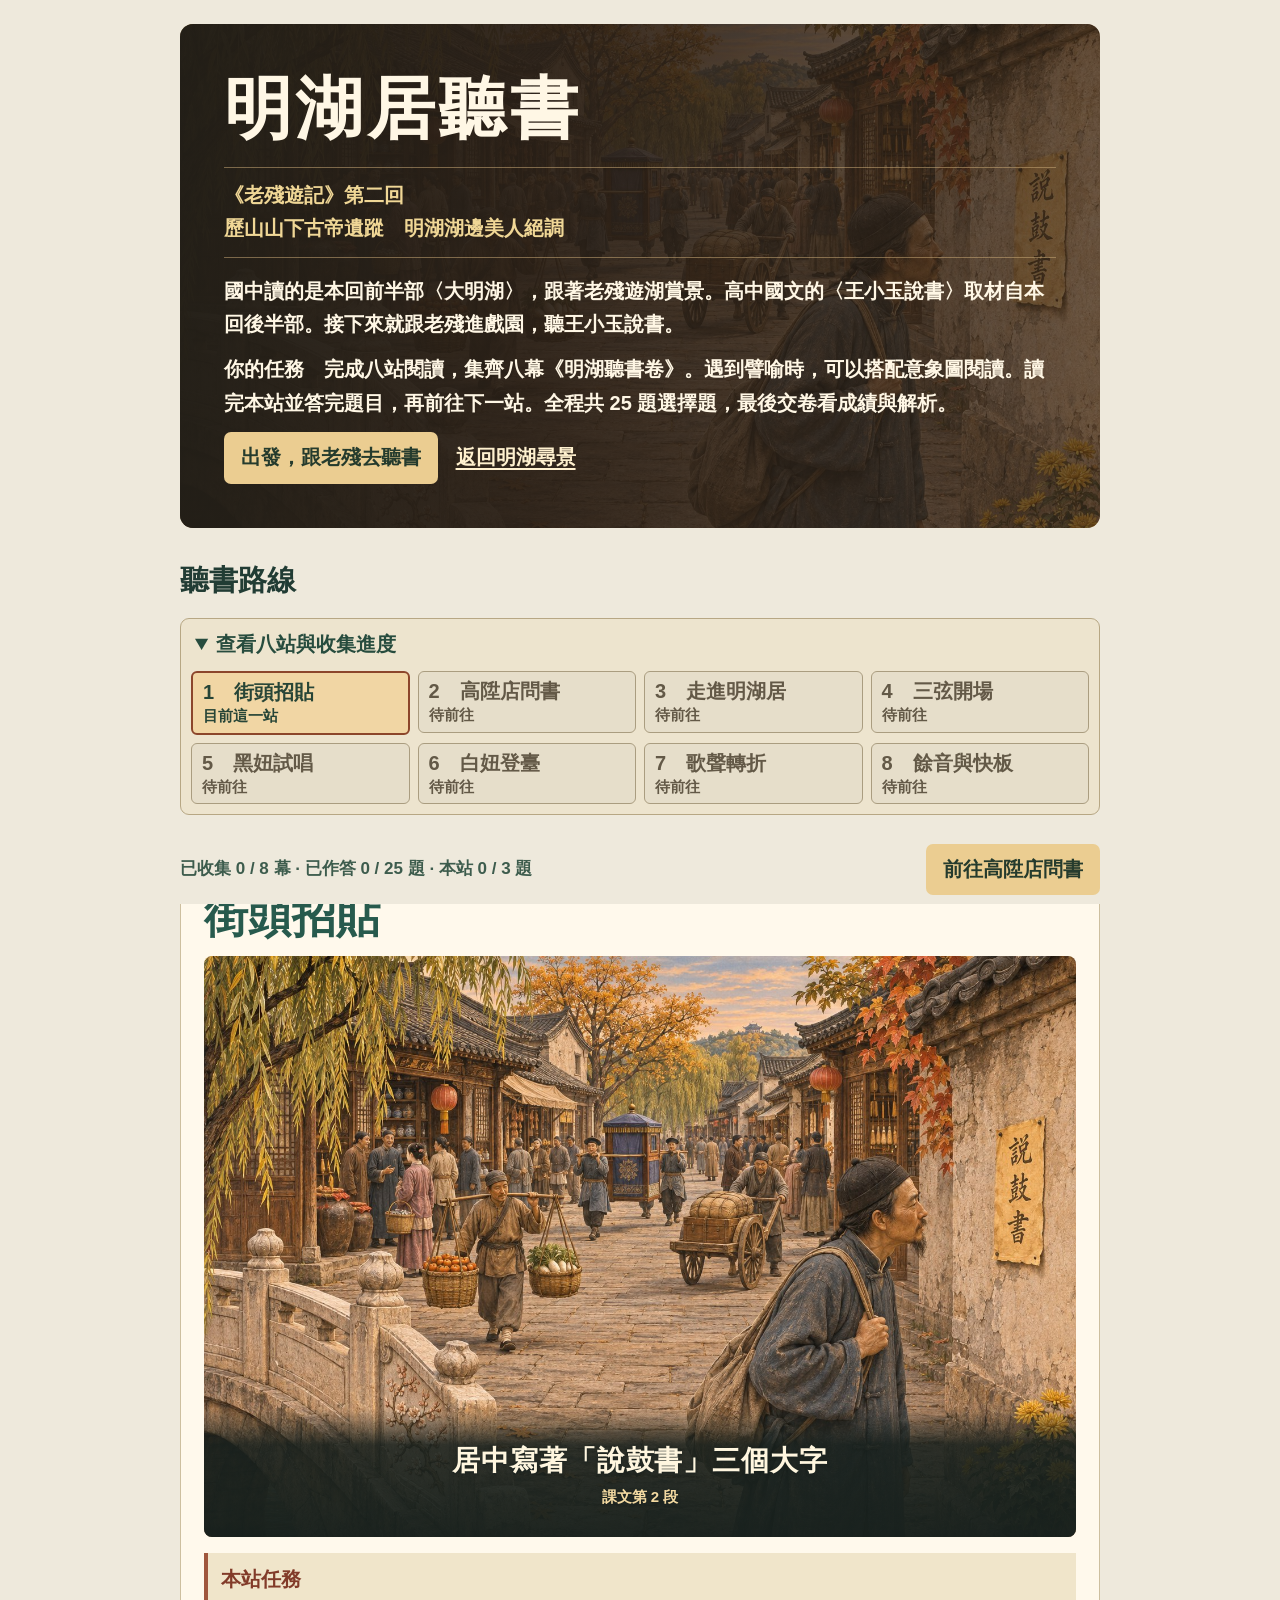
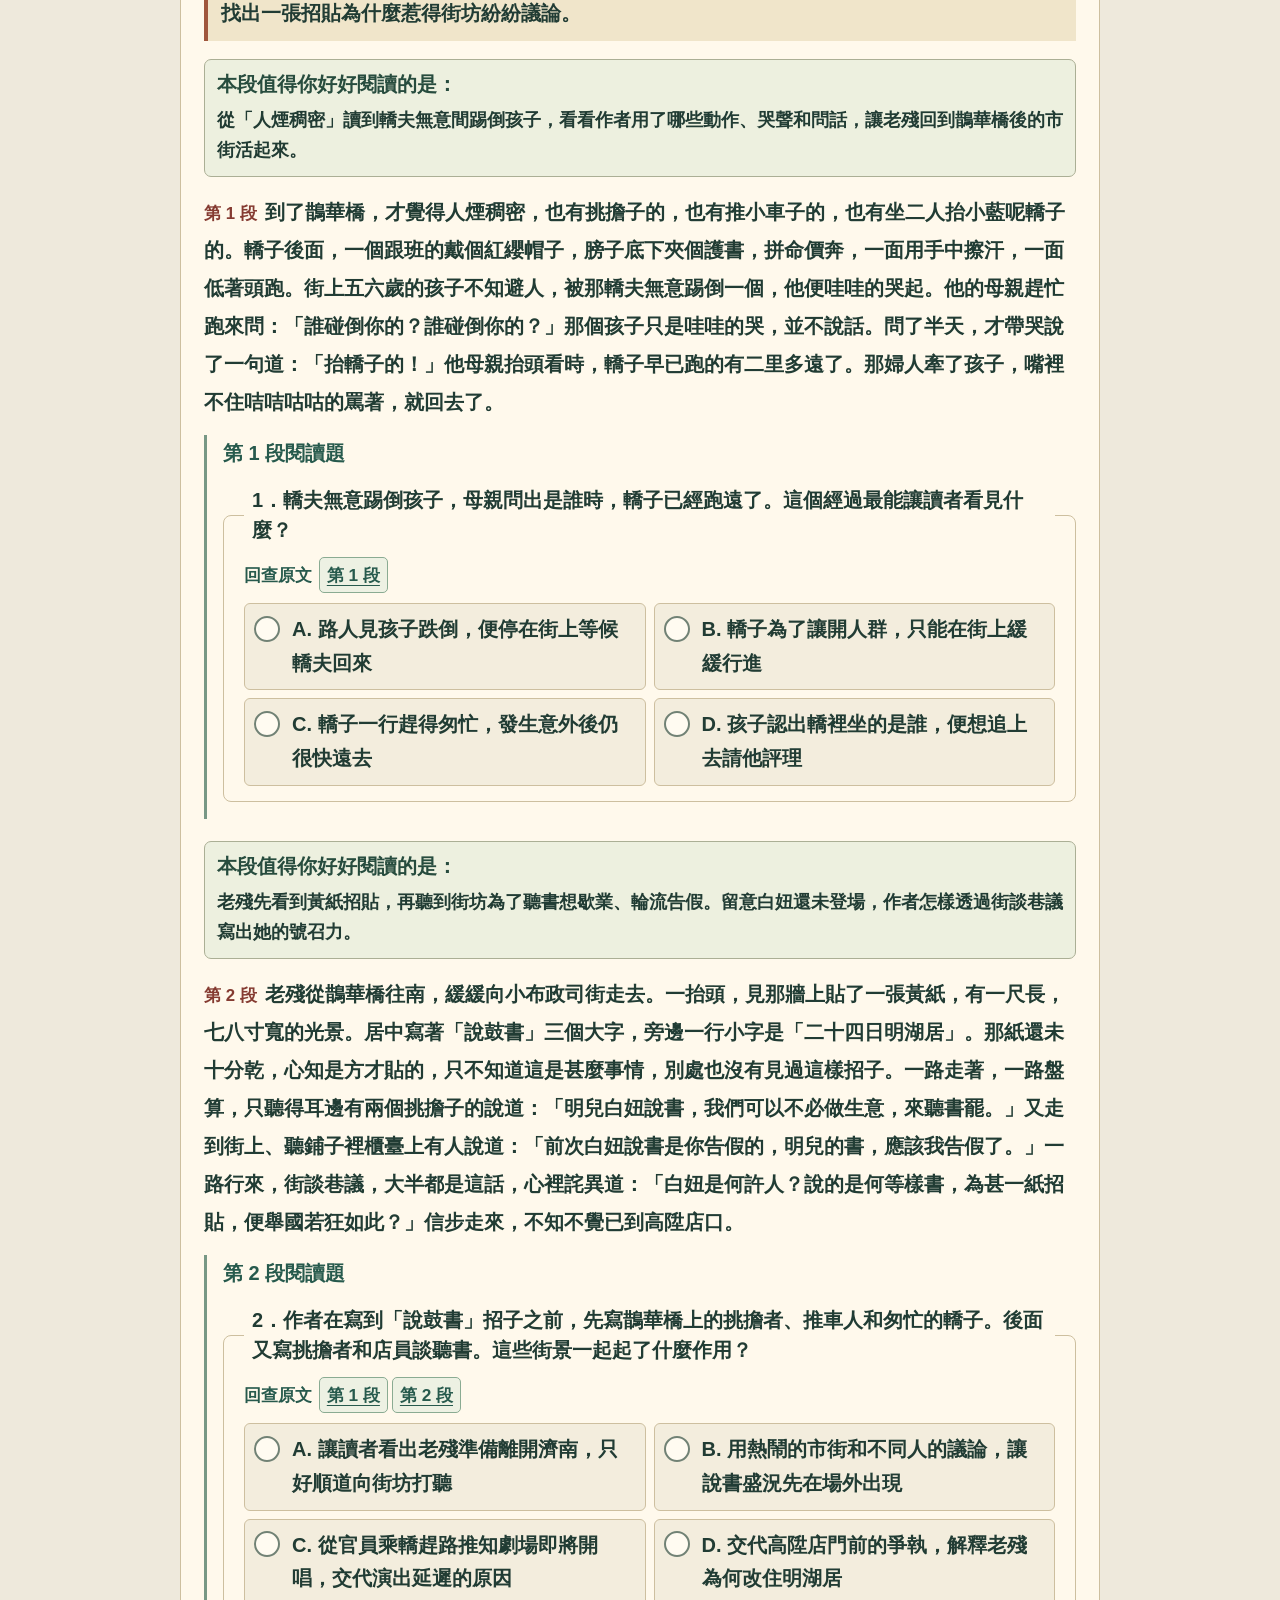
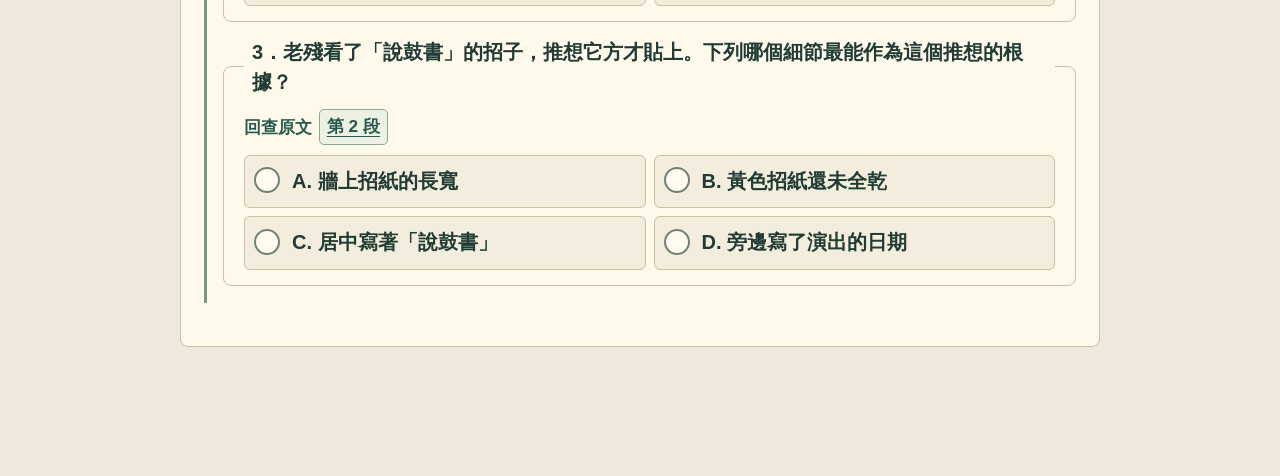
<file: minghuju-extension.html>
<!doctype html>
<html lang="zh-Hant">
<head>
<meta charset="utf-8">
<meta name="viewport" content="width=device-width,initial-scale=1">
<meta name="robots" content="noindex">
<title>明湖居聽書｜進階閱讀</title>
<style>
:root{--ink:#213c34;--jade:#275a4d;--gold:#ebcd91;--paper:#fff9ec;--line:#cdbf9f;color:var(--ink);background:#eee9dc;font:700 clamp(17px,1.9vw,20px)/1.68 "Noto Sans TC","Microsoft JhengHei","PingFang TC",sans-serif}
*{box-sizing:border-box}body{margin:0}main{max-width:1000px;margin:auto;padding:24px clamp(14px,4vw,40px) 60px}header{background:#1c4137;color:#fff7e5;padding:clamp(18px,5vw,44px);border-radius:13px}
h1,h2,p{margin:0}h1{font-size:clamp(2.1rem,6vw,3.4rem);letter-spacing:.05em;line-height:1.2}h2{font-size:1.45rem;margin-bottom:8px}header p+p{margin-top:11px}
.chapter{margin:17px 0;border-block:1px solid #8ba591;padding:11px 0;color:#f0d796}
.primary{display:inline-block;margin-top:12px;min-height:48px;padding:8px 16px;border:1px solid transparent;border-radius:7px;background:var(--gold);color:#253b2d;font:inherit;text-decoration:none;cursor:pointer}
.primary:disabled{cursor:default;opacity:.6}:focus-visible{outline:3px solid #c2742c;outline-offset:3px}a{color:var(--jade);text-underline-offset:4px}
section{margin-top:28px;scroll-margin-top:12px}.group,fieldset{background:var(--paper);border:1px solid var(--line);border-radius:8px}
.group{padding:clamp(12px,3vw,23px)}.group h3{color:var(--jade);margin:0 0 12px}.paragraph+.paragraph{margin-top:22px}
.illustration{position:relative;isolation:isolate;overflow:hidden;margin:0 0 16px;border-radius:8px;background:#4b4639}
.section-art{display:block;width:100%;height:auto}
.arrival-art .section-art{transform-origin:88% 46%}
.inn-art .section-art{transform-origin:54% 41%}
.hall-art .section-art{transform-origin:46% 33%}
.strings-art .section-art{transform-origin:46% 34%}
.heiniu-art .section-art{transform-origin:55% 38%}
.audience-art .section-art{transform-origin:43% 71%}
.entranced-art .section-art,.entrance-frame[data-frame="entranced"]{transform-origin:59% 39%}
.entrance-frames{position:relative;isolation:isolate}
.entrance-frame{position:absolute;inset:0;opacity:0;transition:opacity .5s ease}
.entrance-frame.is-visible{z-index:1;opacity:1}
.entrance-frame.is-underneath{opacity:1;transition:none}
.entrance-frames > img:first-child,.entrance-frame:is([data-frame="lowered"],[data-frame="tap"],[data-frame^="singing"]){transform-origin:52% 16%}
.entrance-frame:is([data-frame="tap"],[data-frame^="singing"]){transition-duration:.18s}
.entrance-frames{overflow:hidden}
.entrance-frame[data-frame="taishan"].is-visible{animation:climb 12s ease-out both}
.entrance-frame[data-frame="huangshan"].is-visible{animation:circle-peaks 5s ease-in-out both}
.entrance-frame[data-frame="fireworks"].is-visible{animation:burst 4.6s ease-out both}
.entrance-frame[data-frame="birds"].is-visible{animation:drift 5s ease-out both}
.entrance-frame[data-frame="applause"].is-visible{animation:drift 5s ease-out both}
.entrance-frame[data-frame="entranced"].is-visible{animation:drift 6s ease-out both}
.entrance-frame[data-frame="wire"].is-visible{animation:drift 3.4s ease-out both}
.entrance-frame[data-frame="underground"].is-visible{animation:emerge 3.1s ease-out both}
.entrance-frame[data-frame="strings"].is-visible{animation:drift 2.6s ease-out both}
.entrance-streak{position:absolute;left:12%;bottom:19%;width:80%;height:2px;z-index:2;pointer-events:none;opacity:0;transform-origin:left;background:linear-gradient(90deg,transparent,#f3e2ba88,#fff9e7);box-shadow:0 0 8px #f6e5a7}
.entrance-streak.is-visible{animation:throw-streak 1.25s ease-out both}
@keyframes climb{from{transform:translate(8%,-12%) scale(1.30)}to{transform:translate(-8%,10%) scale(1.25)}}
@keyframes circle-peaks{0%{transform:translate(0,7%) scale(1.18)}55%{transform:translate(-7%,-4%) scale(1.18)}100%{transform:translate(6%,1%) scale(1.18)}}
@keyframes burst{0%{transform:scale(1.28);transform-origin:50% 76%}28%,100%{transform:scale(1);transform-origin:50% 50%}}
@keyframes drift{from{transform:scale(1.01)}to{transform:scale(1.10)}}
@keyframes emerge{from{transform:scale(1.12) translateY(3%);filter:brightness(.65)}to{transform:scale(1.02);filter:brightness(1)}}
@keyframes throw-streak{0%{opacity:0;transform:rotate(-38deg) scaleX(.02)}24%{opacity:.9}65%{opacity:.7;transform:rotate(-40deg) scaleX(1)}100%{opacity:0;transform:rotate(-43deg) scaleX(1)}}
.entrance-serpent{position:absolute;z-index:2;inset:0;width:100%;height:100%;opacity:0;pointer-events:none;filter:drop-shadow(0 0 5px #f4e6b8)}
.entrance-serpent.is-visible{opacity:.88}
.entrance-serpent path{stroke-dasharray:12 88;animation:snake-through-mist 5s ease-in-out infinite;animation-play-state:paused}
.entrance-serpent.is-visible path{animation-play-state:running}
@keyframes snake-through-mist{0%{stroke-dashoffset:12;opacity:0}16%,83%{opacity:1}100%{stroke-dashoffset:-100;opacity:0}}
@media(prefers-reduced-motion:reduce){.entrance-serpent path{animation:none;stroke-dasharray:none;opacity:.65}}
.entrance-metaphor{position:absolute;z-index:2;inset:clamp(8px,2vw,18px) auto auto clamp(8px,2vw,18px);max-width:calc(100% - 16px);padding:.3em .6em;border:1px solid #f1d29c;border-radius:5px;background:#23382ff5;color:#fff6df;line-height:1.45;font-size:clamp(12px,2.3vw,17px);font-weight:700}
@media(prefers-reduced-motion:reduce){.entrance-frame{transition:none}.entrance-frame[data-frame].is-visible,.entrance-streak.is-visible{animation:none}}
.illustration figcaption{position:absolute;z-index:2;inset:auto 0 0;padding:clamp(10px,3vw,28px);background:linear-gradient(0deg,#17201df5,#17201ddd 72%,#17201d00);color:#fff6df;text-align:center;text-shadow:0 1px 3px #18201e}
.illustration .quote-text{display:block;font-family:"Noto Serif TC","PMingLiU",serif;font-size:clamp(17px,3.2vw,28px);letter-spacing:.035em}
.illustration .long-quote{white-space:pre-line;font-size:clamp(13px,2.7vw,23px);line-height:1.48;letter-spacing:normal}
.paragraph .illustration{margin-top:16px}
.illustration .quote-source{display:block;font-size:clamp(12px,2vw,15px);color:#f3d9a1}
.source{line-height:1.9;scroll-margin-top:16px}.number{font-size:.84em;color:#853b31;margin-right:.5em}
.paragraph-quiz{border-left:3px solid #789885;margin:14px 0 20px;padding:2px 0 2px clamp(8px,2vw,16px)}
.paragraph-quiz h4{font-size:1rem;margin:0;color:var(--jade)}.question-sources{font-size:.86rem;margin:0 0 8px;color:var(--jade)}
fieldset{min-width:0;margin:15px 0;padding:10px clamp(10px,3vw,20px) 15px}legend{max-width:100%;padding:0 .4em;line-height:1.5}
.choices{display:grid;grid-template-columns:repeat(2,minmax(0,1fr));gap:8px}.choice{display:flex;gap:.6em;align-items:flex-start;min-height:52px;border:1px solid var(--line);border-radius:6px;background:#f3eddd;padding:9px;cursor:pointer}
.choice input{appearance:none;flex:none;width:26px;height:26px;margin:.18em 0 0;border:2px solid #718275;border-radius:50%;background:#fffbf1;cursor:inherit}
.choice input:checked{border-color:var(--jade);background:radial-gradient(circle,var(--jade) 0 6px,#fffbf1 6.5px)}
.choice input:focus-visible{outline:2px solid #a46427;outline-offset:3px}
.choice:has(input:checked){background:#e0ebe0;border-color:var(--jade)}
.station-input[data-unanswered]{border-color:#9c4a33}
.unanswered{flex-basis:100%;margin:0;padding:5px 9px;border:1px solid #ba7a61;border-radius:5px;background:#fff4df;color:#773b2d}
.unanswered a{display:inline-flex;align-items:center;min-height:34px;margin:0 5px;color:#713321}
@media(forced-colors:active){.choice input{appearance:auto;accent-color:auto}}
.choice.correct{background:#dcebdc;border-color:#467457}.choice.incorrect{background:#f6dfda;border-color:#944238}
.feedback{border-top:1px solid var(--line);margin-top:10px;padding-top:10px}.feedback p+p{margin-top:5px}.feedback .key{color:var(--jade)}
#result{border:2px solid #678677;border-radius:7px;margin-top:12px;padding:10px 14px;background:#e4efe4;scroll-margin-top:12px}
.controls{display:flex;gap:8px 16px;align-items:center;flex-wrap:wrap}.controls .primary{margin:0}[hidden]{display:none!important}
@media(max-width:620px){.choices{grid-template-columns:1fr}}

.metaphor-gallery{margin:14px 0;border:1px solid #9cae98;border-radius:8px;background:#eef1e5}
.metaphor-gallery summary{min-height:48px;padding:10px 14px;color:#1b594a;cursor:pointer}
.metaphor-gallery[open] summary{border-bottom:1px solid #9cae98}
.metaphor-grid{display:grid;grid-template-columns:repeat(2,minmax(0,1fr));gap:12px;padding:12px}
.metaphor-card{position:relative;min-width:0;margin:0;overflow:hidden;border:1px solid #b5aca0;border-radius:8px;background:#fff9ec}
.metaphor-card img{display:block;width:100%;height:auto;aspect-ratio:3/2;object-fit:cover;background:#dbcbb1}
.metaphor-art{position:relative}
.metaphor-art canvas{position:absolute;inset:0;width:100%;height:100%}
.metaphor-card figcaption{padding:10px 12px 13px;line-height:1.6}
.metaphor-card blockquote{margin:.36em 0 .45em;padding-left:.65em;border-left:3px solid #ae8a51;color:#4b4133;font-family:"Noto Serif TC","PMingLiU",serif}
.metaphor-title{display:block;color:#265b4c}
.metaphor-label{position:absolute;z-index:1;top:8px;left:8px;max-width:calc(100% - 16px);padding:.25em .55em;border-radius:4px;background:#23382ff5;color:#fff6df;font-size:.74rem;line-height:1.4}
.metaphor-description{font-size:.88rem}
@media(max-width:515px){.metaphor-grid{grid-template-columns:1fr}}


.journey-header{position:relative;isolation:isolate;overflow:hidden;background:#332a1f url(img/minghuju-arrival.jpg) center 39%/cover}
.journey-header::before{content:'';position:absolute;z-index:-1;inset:0;background:linear-gradient(90deg,#221e17fa 0%,#271e16ed 38%,#281f16a3 100%)}
.journey-header .chapter{border-color:#c8a97688}
.journey-home{display:inline-block;margin-left:12px;color:#fff1cf}
.journey-intro{margin-bottom:14px}
#station-map{margin:14px 0 20px;border:1px solid #b7a784;border-radius:9px;background:#ede4ce}
#station-map summary{padding:9px 14px;min-height:44px;color:#274c3e;cursor:pointer}
.station-route{list-style:none;margin:0;padding:0 10px 10px;display:grid;grid-template-columns:repeat(4,minmax(0,1fr));gap:8px}
.station-route button{display:flex;flex-direction:column;align-items:flex-start;justify-content:center;min-width:0;width:100%;min-height:60px;padding:6px 10px;border:1px solid #aa9d80;border-radius:6px;background:#fff9ec;color:#274537;font:inherit;line-height:1.35;text-align:left;cursor:pointer}
.station-route small{font-size:.76em}
.station-route button:disabled{color:#635947;background:#e6deca;cursor:default}
.station-route button[aria-current="step"]{border:2px solid #8c462b;background:#f1d6a4}
.station-route button.is-collected:not([aria-current]){background:#e3ecdf;border-color:#819d82}
.group{margin-top:0}
.station-heading{display:grid;gap:4px;margin-bottom:12px}
.station-heading p{color:#8e412c;font-size:.84rem}
.station-heading h3{font-size:clamp(1.4rem,4vw,2.2rem);line-height:1.2;margin:0}
.station-task{margin:10px 0 18px;padding:10px 13px;border-left:4px solid #a0573d;background:#f0e5ca}
.station-task strong{display:block;color:#823b29}
.station-controls{position:sticky;z-index:5;bottom:0;display:flex;flex-wrap:wrap;align-items:center;gap:7px 10px;padding:9px 0 max(9px,env(safe-area-inset-bottom));background:#eee9dc}
.station-controls .primary{margin:0}
.station-controls .secondary{min-height:44px;padding:6px 13px;border:1px solid #867657;border-radius:6px;background:#fff9ec;color:#264f41;font:inherit;cursor:pointer}
.station-status{flex:1 1 220px;color:#3d5c4d;font-size:.85rem}
.station-recap{margin:14px 0 10px}
.station-recap ol{display:flex;gap:10px;overflow-x:auto;list-style:none;margin:0;padding:0 0 10px;scroll-snap-type:x proximity}
.station-recap li{flex:0 0 clamp(135px,27vw,180px);scroll-snap-align:start}
.station-recap button{width:100%;height:100%;padding:0 0 5px;overflow:hidden;border:1px solid #887759;border-radius:6px;background:#faf3df;color:#214337;font:inherit;text-align:center;cursor:pointer}
.station-recap img{display:block;width:100%;height:auto;aspect-ratio:3/2;object-fit:cover;margin-bottom:4px}
.station-wrong a{display:inline-block;margin:2px 8px 2px 0}
.source-copy{font-weight:inherit}
.source .metaphor-gallery{line-height:1.55}
.station-input{scroll-margin-bottom:95px}
@media(max-width:580px){.station-route{grid-template-columns:repeat(2,minmax(0,1fr))}.station-controls{gap:6px}.station-status{flex:1 0 100%}.station-controls .primary,.station-controls .secondary{min-height:44px;padding:5px 10px}.journey-home{margin:10px 0 0;display:block}}


.reading-strategy{margin:8px 0 16px;border:1px solid #abaf95;border-radius:7px;background:#edf0df}
.reading-strategy .reading-strategy-title{padding:8px 12px 4px;color:#274c3e;font-size:1rem}
.reading-strategy p{padding:0 12px 10px;font-size:.9rem}
.source-readback{outline:2px solid #a8782e;outline-offset:5px;border-radius:2px}
.source-readback .number{font-weight:800}
.question-sources a{display:inline-flex;align-items:center;min-height:36px;margin:2px;padding:0 7px;border:1px solid #8aab92;border-radius:5px;background:#edf1e3}

</style>
</head>
<body><main>
<header class="journey-header">
<h1>明湖居聽書</h1>
<p class="chapter">《老殘遊記》第二回<br>歷山山下古帝遺蹤　明湖湖邊美人絕調</p>
<p>國中讀的是本回前半部〈大明湖〉，跟著老殘遊湖賞景。高中國文的〈王小玉說書〉取材自本回後半部。接下來就跟老殘進戲園，聽王小玉說書。</p>
<p><strong>你的任務</strong>　完成八站閱讀，集齊八幕《明湖聽書卷》。遇到譬喻時，可以搭配意象圖閱讀。讀完本站並答完題目，再前往下一站。全程共 <span id="question-total"></span> 題選擇題，最後交卷看成績與解析。</p>
<a class="primary" href="#reading">出發，跟老殘去聽書</a>
<a class="journey-home" href="index.html">返回明湖尋景</a>
</header>
<section id="reading">
<h2 id="journey-title">聽書路線</h2>
<details id="station-map" open>
<summary>查看八站與收集進度</summary>
<ol class="station-route" id="station-route"></ol>
</details>
<form id="quiz-form">
<div id="reading-groups"></div>
<div id="result" role="status" tabindex="-1" hidden></div>
<div class="station-controls">
<output class="station-status" id="progress" aria-live="polite"></output>
<div class="unanswered" id="unanswered" role="status" hidden></div>
<button class="secondary" id="back-to-question" type="button" hidden>回到題目</button>
<button class="secondary" id="previous-station" type="button" hidden>上一站</button>
<button class="primary" id="next-station" type="button">下一站</button>
<button class="primary" id="submit" type="submit" hidden>交卷看解析</button>
<button class="secondary" id="show-recap" type="button" hidden>回到聽書卷</button>
<button class="secondary" id="restart" type="button" hidden>重新作答</button>
</div>
</form>
</section>
</main>
<script>
const passage = ["到了鵲華橋，才覺得人煙稠密，也有挑擔子的，也有推小車子的，也有坐二人抬小藍呢轎子的。轎子後面，一個跟班的戴個紅纓帽子，膀子底下夾個護書，拼命價奔，一面用手中擦汗，一面低著頭跑。街上五六歲的孩子不知避人，被那轎夫無意踢倒一個，他便哇哇的哭起。他的母親趕忙跑來問：「誰碰倒你的？誰碰倒你的？」那個孩子只是哇哇的哭，並不說話。問了半天，才帶哭說了一句道：「抬轎子的！」他母親抬頭看時，轎子早已跑的有二里多遠了。那婦人牽了孩子，嘴裡不住咭咭咕咕的罵著，就回去了。","老殘從鵲華橋往南，緩緩向小布政司街走去。一抬頭，見那牆上貼了一張黃紙，有一尺長，七八寸寬的光景。居中寫著「說鼓書」三個大字，旁邊一行小字是「二十四日明湖居」。那紙還未十分乾，心知是方才貼的，只不知道這是甚麼事情，別處也沒有見過這樣招子。一路走著，一路盤算，只聽得耳邊有兩個挑擔子的說道：「明兒白妞說書，我們可以不必做生意，來聽書罷。」又走到街上、聽鋪子裡櫃臺上有人說道：「前次白妞說書是你告假的，明兒的書，應該我告假了。」一路行來，街談巷議，大半都是這話，心裡詫異道：「白妞是何許人？說的是何等樣書，為甚一紙招貼，便舉國若狂如此？」信步走來，不知不覺已到高陞店口。","進得店去，茶房便來回道：「客人，用什麼夜膳？」老殘一一說過，就順便問道：「你們此地說鼓書是個甚麼玩意兒，何以驚動這麼許多的人？」茶房說：「客人，你不知道。這說鼓書本是山東鄉下的土調，用一面鼓、兩片梨花簡，名叫『梨花大鼓』，演說些前人的故事。本也沒甚稀奇，自從王家出了這個白妞、黑妞姊妹兩個，這白妞名字叫做王小玉，此人是天生的怪物！他十二三歲時就學會了這說書的本事。他卻嫌這鄉下的調兒沒甚麼出奇，他就常到戲園裡看戲，所有甚麼西皮、二簧、梆子腔等唱。一聽就會；甚麼余三勝、程長庚、張二奎等人的調子，他一聽也就會唱。仗著他的喉嚨，要多高有多高；他的中氣，要多長有多長。他又把那南方的甚麼崑腔、小曲，種種的腔調，他都拿來裝在這大鼓書的調兒裡面。不過二三年工夫，創出這個調兒，竟至無論南北高下的人，聽了他唱書，無不神魂顛倒。現在已有招子，明兒就唱。你不信，去聽一聽就知道了。只是要聽還要早去，他雖是一點鐘開唱，若到十點鐘去，便沒有坐位的。」老殘聽了，也不甚相信。","次日六點鐘起，先到南門內看了舜井。又出南門，到歷山腳下，看看相傳大舜昔日耕田的地方。及至回店，已有九點鐘的光景。趕忙吃了飯，走到明湖居，才不過十點鐘時候。那明湖居本是個大戲園子，戲臺前有一百多張桌子。那知進了園門，園子裡面已經坐的滿滿的了。只有中間七八張桌子還無人坐，桌子卻都貼著「撫院定」、「學院定」等類紅紙條兒。老殘看了半天，無處落腳，只好袖子裡送了看坐兒的二百個錢，才弄了一張短板凳，在人縫裡坐下。看那戲臺上，只擺了一張半桌，桌子上放了一面板鼓，鼓上放了兩個鐵片兒，心裡知道這就是所謂梨花簡了。旁邊放了一個三弦子，半桌後面放了兩張椅子，並無一個人在臺上。偌大的個戲臺，空空洞洞，別無他物，看了不覺有些好笑。園子裡面，頂著籃子賣燒餅油條的有一二十個，都是為那不吃飯來的人買了充飢的。","到了十一點鐘，只見門口轎子漸漸擁擠，許多官員都著了便衣，帶著家人，陸續進來。不到十二點鐘，前面幾張空桌俱已滿了，不斷還有人來，看坐兒的也只是搬張短凳，在夾縫中安插。這一群人來了，彼此招呼，有打千兒的，有作揖的，大半打千兒的多。高談闊論，說笑自如。這十幾張桌子外，看來都是做生意的人，又有些像是本地讀書人的樣子，大家都嘁嘁喳喳的在那裡說閒話。因為人太多了，所以說的甚麼話都聽不清楚，也不去管他。","到了十二點半鐘，看那臺上，從後臺簾子裡面，出來一個男人。穿了一件藍布長衫，長長的臉兒，一臉疙瘩，彷彿風乾福橘皮似的，甚為醜陋，但覺得那人氣味到還沉靜。出得臺來，並無一語，就往半桌後面左手一張椅子上坐下。慢慢的將三弦子取來，隨便和了和弦，彈了一兩個小調，人也不甚留神去聽。後來彈了一枝大調，也不知道叫什麼牌子。只是到後來，全用輪指，那抑揚頓挫，入耳動心，恍若有幾十根弦，幾百個指頭在那裡彈似的。這時臺下叫好的聲音不絕於耳，卻也壓不下那弦子去。這曲彈罷，就歇了手，旁邊有人送上茶來。","停了數分鐘時，簾子裡面出來一個姑娘，約有十六七歲，長長鴨蛋臉兒，梳了一個抓髻，戴了一副銀耳環，穿了一件藍布外褂兒，一條藍布褲子，都是黑布鑲滾的。雖是粗布衣裳，到十分潔淨。來到半桌後面右手椅子上坐下。那彈弦子的便取了弦子，錚錚鏦鏦彈起。這姑娘便立起身來，左手取了梨花簡，夾在指頭縫裡，便丁丁當當的敲，與那弦子聲音相應。右手持了鼓捶子，凝神聽那弦子的節奏。忽羯鼓一聲，歌喉遽發，字字清脆，聲聲宛轉，如新鶯出谷，乳燕歸巢，每句七字，每段數十句，或緩或急，忽高忽低。其中轉腔換調之處，百變不窮，覺一切歌曲腔調俱出其下，以為觀止矣。","旁坐有兩人，其一人低聲問那人道：「此想必是白妞了罷？」其一人道：「不是。這人叫黑妞，是白妞的妹子。他的調門兒都是白妞教的，若比白妞，還不曉得差多遠呢！他的好處人說得出，白妞的好處人說不出；他的好處人學的到，白妞的好處人學不到。你想，這幾年來，好玩耍的誰不學他們的調兒呢？就是窯子裡的姑娘，也人人都學，只是頂多有一兩句到黑妞的地步。若白妞的好處，從沒有一個人能及他十分裡的一分的。」說著的時候，黑妞早唱完，後面去了。這時滿園子裡的人，談心的談心，說笑的說笑。賣瓜子、落花生、山裡紅、核桃仁的，高聲喊叫著賣，滿園子裡聽來都是人聲。","正在熱鬧哄哄的時節，只見那後臺裡，又出來了一位姑娘，年紀約十八九歲，裝束與前一個毫無分別。瓜子臉兒，白淨麵皮，相貌不過中人以上之姿，只覺得秀而不媚，清而不寒。半低著頭出來，立在半桌後面，把梨花簡了當了幾聲。煞是奇怪，只是兩片頑鐵，到他手裡，便有了五音十二律似的。又將鼓捶子輕輕的點了兩下，方抬起頭來，向臺下一盼。那雙眼睛，如秋水，如寒星，如寶珠，如白水銀裡頭養著兩丸黑水銀，左右一顧一看，連那坐在遠遠牆角子裡的人，都覺得王小玉看見我了，那坐得近的更不必說。就這一眼，滿園子裡便鴉雀無聲，比皇帝出來還要靜悄得多呢，連一根針跌在地下都聽得見響！","王小玉便啟朱脣，發皓齒，唱了幾句書兒。聲音初不甚大，只覺入耳有說不出來的妙境。五臟六腑裡，像熨斗熨過，無一處不伏貼。三萬六千個毛孔，像吃了人參果，無一個毛孔不暢快。唱了十數句之後，漸漸的越唱越高，忽然拔了一個尖兒，像一線鋼絲拋入天際，不禁暗暗叫絕。那知他於那極高的地方，尚能迴環轉折。幾囀之後，又高一層，接連有三四疊，節節高起。恍如由傲來峰西面攀登泰山的景象，初看傲來峰削壁千仞，以為上與天通。及至翻到傲來峰頂，才見扇子崖更在傲來峰上。及至翻到扇子崖，又見南天門更在扇子崖上。愈翻愈險，愈險愈奇。","那王小玉唱到極高的三四疊後，陡然一落，又極力騁其千迴百折的精神，如一條飛蛇在黃山三十六峰半中腰裡盤旋穿插。頃刻之間，周匝數遍。從此以後，愈唱愈低，愈低愈細，那聲音漸漸的就聽不見了。滿園子的人都屏氣凝神，不敢少動。約有兩三分鐘之久，彷彿有一點聲音從地底下發出。這一出之後，忽又揚起，像放那東洋煙火，一個彈子上天，隨化作千百道五色火光，縱橫散亂。這一聲飛起，即有無限聲音俱來並發。那彈弦子的亦全用輪指，忽大忽小，同他那聲音相和相合，有如花塢春曉，好鳥亂鳴。耳朵忙不過來，不曉得聽那一聲的為是。正在撩亂之際，忽聽霍然一聲，人弦俱寂。這時臺下叫好之聲，轟然雷動。","停了一會，鬧聲稍定，只聽那臺下正座上，有一個少年人，不到三十歲光景，是湖南口音，說道：「當年讀書，見古人形容歌聲的好處，有那『餘音繞梁，三日不絕』的話，我總不懂。空中設想，餘音怎樣會得繞梁呢？又怎會三日不絕呢？及至聽了小玉先生說書，才知古人措辭之妙。每次聽他說書之後，總有好幾天耳朵裡無非都是他的書，無論做什麼事，總不入神，反覺得『三日不絕』，這『三日』二字下得太少，還是孔子『三月不知肉味』，『三月』二字形容得透徹些！」旁邊人都說道：「夢湘先生論得透闢極了！『於我心有戚戚焉』！」","說著，那黑妞又上來說了一段，底下便又是白妞上場。這一段，聞旁邊人說，叫做「黑驢段」。聽了去，不過是一個士子見一個美人，騎了一個黑驢走過去的故事。將形容那美人，先形容那黑驢怎樣怎樣好法，待鋪敘到美人的好處，不過數語，這段書也就完了。其音節全是快板，越說越快。白香山詩云：「大珠小珠落玉盤。」可以盡之。其妙處在說得極快的時候，聽的人彷彿都趕不上聽，他卻字字清楚，無一字不送到人耳輪深處。這是他的獨到，然比著前一段卻未免遜一籌了。","這時不過五點鐘光景，算計王小玉應該還有一段。不知那一段又是怎樣好法，究竟如何，且聽下回分解。"];
const questions = [["作者在寫到「說鼓書」招子之前，先寫鵲華橋上的挑擔者、推車人和匆忙的轎子。後面又寫挑擔者和店員談聽書。這些街景一起起了什麼作用？",["讓讀者看出老殘準備離開濟南，只好順道向街坊打聽","用熱鬧的市街和不同人的議論，讓說書盛況先在場外出現","從官員乘轎趕路推知劇場即將開唱，交代演出延遲的原因","交代高陞店門前的爭執，解釋老殘為何改住明湖居"],1,[1,2],"市街先呈現人群活動，招貼出現後，再由挑擔人和店員的議論寫消息傳遍各處，白妞出場前已見其號召力。"],["老殘起初不太相信茶房說十點到就沒有座位。哪一組情報最能讓讀者知道茶房所言有據？",["說書用板鼓和梨花簡，臺上也擺有三弦與兩把椅子","茶房說王小玉能學南北腔調，場內也有各種身分的聽眾","前一晚有人說要歇業聽書，劇場門口也有人販賣吃食","說書一點才開始，十點桌席已滿，老殘還得付錢找短凳"],3,[3,4],"同一組線索包含表演與到場的時間差和找不到座位的實際後果，最能直接印證茶房的預告。"],["茶房說王小玉一聽就會唱別人的曲調，又把各地曲調放進大鼓書。哪個概括保留了這段的兩層意思？",["能迅速掌握既有曲調，也能融會不同聲腔創出新調","能演唱各地曲調，也能請不同流派的名角同臺說書","學熟山東傳統曲調，再以原本的腔調表演南方故事","擅長用板鼓控制節奏，再把北方戲曲改成以三弦伴奏"],0,[3],"前一層是聽過即可模仿，後一層是把各家曲調吸收進大鼓書，創造自己的聲腔。"],["三弦樂手出場時幾乎無人留神，後來臺下叫好聲不斷。這個變化主要從哪裡寫出他的技藝？",["從樂手換上正式衣服寫起，描出外形如何改變觀眾印象","從樂手開始介紹曲牌寫起，說明聽眾如何辨認所彈曲調","從聽眾注意與反應的轉變，襯出輪指演奏的感染力","從樂手叫人送茶的過程，帶出聽眾等候演出的時間"],2,[6],"起初聽眾沒有特別留神，輪指彈奏後叫好聲不斷。讀者從聽眾的反應感受到技巧的力量。"],["作者先將黑妞的表演寫得精妙，再讓鄰座說白妞更難模仿。這兩層安排合在一起，最能讓讀者得到什麼印象？",["黑妞是先登臺的配角，作者藉鄰座介紹縮短她和白妞的演出","黑妞已達很高水準，這個起點使讀者更期待白妞能高到哪裡","兩人裝束與樂器相近，鄰座的談話預告她們將一同登臺","兩人的技法各有專長，鄰座的談話說明聽眾分成兩派"],1,[7,8],"先讓黑妞的技藝成為一個很高的標準，再讓旁人指出白妞的造詣更難企及。白妞尚未出場，期待已經被拉高。"],["黑妞退場後滿園喧鬧，白妞只往臺下一望，場內便靜了。這個前後對照最直接表現什麼？",["黑妞與白妞演出之間空檔很長，讓觀眾有時間起身走動","觀眾看到白妞和黑妞的服裝相同，一時分不清臺上站著誰","戲園賣零嘴的聲音太大，白妞只好停下敲擊等待秩序恢復","白妞還未開唱，就已能抓住滿場觀眾的注意力"],3,[8,9],"退場後的熱鬧是對照背景。白妞一盼，遠近聽眾都覺得被看見，並立刻安靜，凸顯登場的吸引力。"],["「連一根針跌在地下都聽得見響」安排在白妞環顧臺下之後，這句最主要在證明什麼？",["極小的聲音也清楚可聞，凸顯人群因專注而瞬間安靜","臺下聽眾一直在尋找落針的方向，表現戲園非常寬廣","王小玉動作有節奏，落針聲和鼓聲可以同時聽到","戲臺到牆角的距離很遠，觀眾仍聽得見伴奏而為之喝采"],0,[9],"落針可聞是誇飾。作者藉這個想像讓讀者體會由喧鬧轉成全場屏息的反差。"],["白妞剛開唱，作者用熨斗與人參果形容聽眾的感受。這兩個譬喻有什麼共同的寫法？",["用故事背景交代觀眾的日常飲食，表現聽書進入濟南人的生活","用兩件可見的物品描出聲音的形狀，表現歌喉筆直地向上升","把聽覺經驗寫成遍及身體的伏貼與暢快，讓感受具體可想","把演唱寫成身體承受的重量和壓力，表現音聲逐漸變得沉重"],2,[10],"熨斗的伏貼與人參果帶來的暢快，都把難以描寫的聲音轉成身體能想像的感覺。"],["同樣寫高音，「一線鋼絲拋入天際」與接下來描寫攀登泰山，各抓住聲音哪一種變化？",["前者寫高處的迴旋，後者寫旋律從高處直落","前者寫突拔的細高音，後者寫越過一層又升一層","前者寫逐層升高的過程，後者寫高音突然停歇","前者寫多聲齊響，後者寫低音慢慢變得微細"],1,[10],"鋼絲拋起是一瞬間的拔高，登泰山的三處地勢則是一層比一層高，對應連續幾疊節節上升。"],["王小玉唱到極高處後，哪一組畫面能呈現接下來的音勢？",["猛然下降又盤旋，聲音漸細至停，微聲再起後突然向上迸開","先從地底隱約傳來，猛然向上迸開，接著高音再逐層上升","始終在高處盤旋，漸漸匯成眾鳥合鳴，最後只留下弦聲","先逐聲升高，再像煙火向外迸開，之後才急降至幾乎無聲"],0,[10,11],"段落由「陡然一落」開始，飛蛇表現音聲盤旋，接著漸低漸細，最後以地底微聲和煙火寫聲音重起。"],["表演後段寫伴奏與人聲「相和相合」，又比作「好鳥亂鳴」。為什麼可以同時用「相合」和「亂鳴」？",["「相合」指眾人默契拍手，「亂鳴」才是弦聲與人聲互相壓過","「相合」指唱腔只有單一音色，「亂鳴」只是觀眾聽不清楚歌詞","「相合」指樂手重複唱詞，「亂鳴」說明白妞即興改變歌詞","「相合」寫歌聲與弦聲彼此配合，「亂鳴」寫聲音密集交錯、難以分聽"],3,[11],"作者一方面寫合奏的協調，另一方面用眾鳥齊鳴寫聲響多、快而密。兩句各描寫同一段聲音的不同特點。"],["前面寫「人弦俱寂」，緊接著寫叫好聲「轟然雷動」。作者把這兩句放在一起，最能加強什麼效果？",["從一種喧鬧過渡到另一種喧鬧，交代散場時的聲音","讓聲音在極靜與極響間突變，凸顯切聲的俐落和觀眾的激動","從演唱轉為三弦獨奏，讓讀者分清樂手與觀眾的席位","從聽眾的擔憂轉入平穩，說明表演的節奏慢慢放鬆"],1,[11],"歌聲與伴奏同時戛然而止，喝采接著猛然爆發。緊鄰的靜與響增強了收束的力度。"],["湖南少年先說過去不懂「餘音繞梁」，聽完反而覺得「三日」太少。這段插話在全文有什麼作用？",["補述古句的年代，讓讀者能辨別兩句典故出自哪一部書","把讀者的注意從白妞轉到戲園位置，交代少年坐得靠近臺上","從一位聽眾的演出後感受，襯托歌聲留在心裡的時間很長","替即將上演的快板解說典故，說明快板應該唱多久才算好"],2,[12],"少年的經驗從讀書時無法想像，變成聽後連日掛念，讓讀者從旁人體會表演的後勁。"],["形容「黑驢段」時，作者想到「大珠小珠落玉盤」。配合段落其他語句，這個譬喻最能讓讀者想像什麼？",["聲音整齊緩慢地落下，每句間有足夠停頓可以回味","聲音愈來愈低細，最後像藏在盤底不易被聽見","聲音接連落下快速清脆，節奏再快也仍能分辨字音","聲音高低起伏如盤面傾斜，強調劇中人物忽遠忽近"],2,[13],"這段是愈說愈快的快板，但仍「字字清楚」。珠子落盤的形象同時令人聯想到接續速度與清脆感。"],["老殘一方面稱「黑驢段」有獨到之處，一方面又說比前一段遜一籌。哪一項最符合這種評價？",["承認快板的吐字功夫，也保留對前一段整體表現的較高評價","他主要欣賞黑驢故事內容，因此覺得前一段的演唱較平淡","他認為後一段的快速表示技藝退步，所以兩段都不值得稱讚","他看重表演的速度多於唱腔變化，因此認為兩段藝術效果相同"],0,[10,11,13],"原文肯定快板極快仍字字清楚，也明言較前段遜一籌。能同時肯定局部技巧並比較整體效果。"],["結尾說天色還早，又追問是否還有一段，最後請讀者下回再看。這樣收尾最主要有什麼作用？",["交代明湖居必須停止演出，為所有觀眾提前離席找到原因","回頭補寫茶房當初告訴老殘的開唱時間，解開到場時的誤會","讓讀者得知王小玉今天只會說兩段，將整天的表演完整作結","在老殘仍想聽下去時停筆，讓讀者也對下一段表演保有期待"],3,[14],"作者先提出還可能有一段，再用章回小說的說書口吻暫停敘事，把期待帶到下回。"],["老殘看了「說鼓書」的招子，推想它方才貼上。下列哪個細節最能作為這個推想的根據？",["牆上招紙的長寬","黃色招紙還未全乾","居中寫著「說鼓書」","旁邊寫了演出的日期"],1,[2],"紙張還沒乾，才是判斷張貼時間的線索。日期指出演出何時舉行，紙張尺寸與文字位置則是招子的外觀。"],["作者先讓茶房說明梨花大鼓所用的器具，後來又讓老殘打量戲臺。哪一項最能說明兩處文字的關係？",["前段介紹板鼓與三弦，後段交代兩件樂器由誰操奏","前段強調道具繁多，後段寫老殘看見空臺而失望","前段解釋梨花大鼓的由來，後段說明曲目如何選擇","前段提到鼓和梨花簡，後段寫老殘在臺上認出器具"],3,[3,4],"茶房先說用一面鼓、兩片梨花簡。老殘看見板鼓上放著兩個鐵片，才知道那就是梨花簡。兩處以同一件器具前後照應。"],["作者把黑妞的歌聲比作「新鶯出谷，乳燕歸巢」。結合前一句，這兩個意象最能幫助讀者想像什麼？",["歌聲清脆而宛轉，聽來輕靈活潑","歌聲如鳥群自遠而近，在園中迴盪","歌聲低沉又舒緩，聽起來厚實有力","歌聲像兩人輪流接唱，彼此答應"],0,[7],"前一句直接寫「字字清脆，聲聲宛轉」。新鶯、乳燕讓清亮婉轉的歌聲有了可想像的形象。"],["作者說王小玉的相貌「不過中人以上之姿」，接著著力寫她的眼睛和向臺下一望。這樣安排，把讀者的注意力引到哪裡？",["以她的年齡和服裝推斷她學藝的時間","留意她與妹妹的服飾有哪些細微不同","留意她的神采如何使全場觀眾安靜","從眼睛所望的方向判斷她先看見誰"],2,[9],"先略寫相貌，接著細寫眼睛並交代她一望便讓滿園安靜。文字重心在王小玉的神采與掌控全場的能力。"],["「兩片頑鐵，到他手裡，便有了五音十二律似的。」將「頑鐵」與「五音十二律」放在一起，最能突顯什麼？",["鐵片有多種形制，曲調要隨材質而變","器具看似簡單，王小玉卻敲出豐富聲韻","她依照樂理調整音準，讓弦鼓音調一致","表演須備足各類樂器，才能呈現多種聲音"],1,[9],"「頑鐵」寫器具質樸，「五音十二律」形容聲韻彷彿極為豐富，兩者相映，凸顯王小玉的技藝。"],["前半回寫千佛山像「數十里長的屏風」，後半回寫白妞的歌聲像「一線鋼絲拋入天際」。兩段的共同寫法是什麼？",["用誇大的數字寫出事物實際的大小","運用遠近視角交代人物所在的位置","以連續發生的動作表現兩處場景的熱鬧","借具體形象，讓讀者想像景致或聲音的特點"],3,[10],"屏風讓人想像山色連成一幅長景，鋼絲拋向天際則讓人想像歌聲細而陡升。兩段都用具體形象呈現感官經驗。"],["轎夫無意踢倒孩子，母親問出是誰時，轎子已經跑遠了。這個經過最能讓讀者看見什麼？",["路人見孩子跌倒，便停在街上等候轎夫回來","轎子為了讓開人群，只能在街上緩緩行進","轎子一行趕得匆忙，發生意外後仍很快遠去","孩子認出轎裡坐的是誰，便想追上去請他評理"],2,[1],"跟班「拼命價奔」，轎夫無意踢倒孩子，母親再抬頭時轎子已跑遠。動作接連發生，寫出轎子一行的匆忙。"],["第 5 段寫官員陸續進園，外桌又有商人和看來像本地讀書人的觀眾。這些觀眾的身分最能說明什麼？",["觀眾依照想聽的曲調，分別坐在不同的桌子","原先坐外桌的觀眾，後來多半都換到前排","商人和讀書人大多在官員入座之後才進園","說書吸引不同身分的人，戲園裡聚集了各色聽眾"],3,[5],"作者同時描寫官員、商人和看來像本地讀書人的觀眾。不同身分的人都聚到戲園，寫出說書吸引的聽眾範圍廣。"],["鄰座說，學唱的人「頂多有一兩句到黑妞的地步」。這句話如何評價黑妞的唱功？",["黑妞僅有一兩句唱得好，其他唱句表現平常","別人偶能模仿幾句，整段唱功仍難達到她的水準","黑妞只模仿了別人的一兩句，就能自創曲調","學唱的人只要熟悉唱詞，整段就能唱得和她一樣"],1,[8],"「一兩句」指學唱的人偶爾能唱到黑妞的程度，寫出黑妞整體唱功難以模仿。"]];
const sections = [
  ['街頭招貼',0,2,'arrival','老殘在濟南街上駐足看招貼，身旁有人挑擔、推車和抬轎',2,'居中寫著「說鼓書」三個大字','找出一張招貼為什麼惹得街坊紛紛議論。'],
  ['高陞店問書',2,3,'inn','老殘在客店向茶房打聽梨花大鼓',3,'這白妞名字叫做王小玉，此人是天生的怪物！','聽茶房說說梨花大鼓，以及白妞如何創出自己的腔調。'],
  ['走進明湖居',3,5,'hall','明湖居戲園坐滿看客，臺上只有半桌、板鼓與三弦',4,'那知進了園門，園子裡面已經坐的滿滿的了。','觀察空蕩的戲臺和擠滿人的看席，找出白妞還未開唱時的盛況。'],
  ['三弦開場',5,6,'strings','身穿藍布長衫的弦師獨自在臺上彈三弦',6,'只是到後來，全用輪指，那抑揚頓挫，入耳動心','聽弦師從小調換到大調，讀出輪指為何讓聽眾叫好。'],
  ['黑妞試唱',6,8,'heiniu','黑妞在戲臺上手持梨花簡和鼓捶，身旁坐著三弦樂手',7,'字字清脆，聲聲宛轉','跟著老殘聽黑妞，留心鄰座為什麼提起白妞。'],
  ['白妞登臺',8,10,'bainiu','白妞王小玉抬眼望向觀眾，臺下聽眾屏息凝神',9,'就這一眼，滿園子裡便鴉雀無聲','從白妞抬眼到開口，找出全場怎麼從喧鬧轉為安靜，歌聲又如何攀高。'],
  ['歌聲轉折',10,11,'entranced','老殘與臺下聽眾專心聽書',11,'滿園子的人都屏氣凝神，不敢少動。','順著課文追蹤歌聲陡落、細到無聲、忽又揚起，直到全場喝采。'],
  ['餘音與快板',11,14,'audience','聽眾在戲園木桌旁談論演出，老殘坐在一旁聆聽',12,'餘音繞梁，三日不絕','聽夢湘談餘韻，再從「黑驢段」讀出快板唱得快卻字字清楚的特色。']
];
const paragraphReadingPrompts = [
  '從「人煙稠密」讀到轎夫無意間踢倒孩子，看看作者用了哪些動作、哭聲和問話，讓老殘回到鵲華橋後的市街活起來。',
  '老殘先看到黃紙招貼，再聽到街坊為了聽書想歇業、輪流告假。留意白妞還未登場，作者怎樣透過街談巷議寫出她的號召力。',
  '在茶房的話裡找出「一聽就會」和「創出這個調兒」。想想白妞如何從學會別家的唱腔，到把各地腔調融入自己的大鼓書。再留意老殘聽完是否已經相信。',
  '戲明明一點才開唱，老殘十點到卻得花錢找短板凳。把座席擁擠和臺上空蕩的細節放在一起讀，想想這一幕如何印證茶房的預告。',
  '從十一點讀到將近十二點，留意預留的桌子如何坐滿、看座人怎麼再加短凳，也對照官員彼此招呼和外桌人群說話的樣子。',
  '對照弦師彈小調時的冷清和用輪指後的喝采。找一找，作者怎樣同時寫出弦音的抑揚頓挫與聽眾反應，為兩位說書人登場鋪路。',
  '留意三弦、梨花簡、鼓和歌聲依什麼順序響起。對照「新鶯出谷，乳燕歸巢」前後的文字，想像黑妞清脆宛轉、變化多端的唱腔。',
  '辨認是誰把黑妞誤認作白妞，再讀鄰座如何比較兩人。黑妞已經唱得出色，鄰座的話又讓讀者對還沒出場的白妞有什麼期待？',
  '從白妞敲簡、點鼓到抬眼環顧，跟著作者看她的動作和眼神。接著對照上段的滿園人聲，想想白妞還沒開唱，氣氛為什麼就變了。',
  '先分辨哪些譬喻寫聽眾身體的感受，哪些寫聲音本身。再比較鋼絲拋上天和攀登泰山，想想「一下子拔高」與「一層一層升高」聽來有什麼不同。',
  '順著原文追蹤歌聲從陡落盤旋、低細無聲，到重新揚起並與弦聲相和的過程。最後對照「人弦俱寂」和全場喝采，體會作者怎麼用聲音與寂靜寫出轉折。',
  '夢湘從讀書時不懂「餘音繞梁」，到親耳聽過才明白。留意他為什麼又提起「三月不知肉味」，作者如何藉聽眾自己的話寫出演唱結束後的影響。',
  '先找出「越說越快」與「字字清楚」。再想想大小珠子接連落在玉盤上的聲音，怎樣讓人想像快板的節奏和咬字。最後留意敘事者怎麼評價這一段和前一段。',
  '留意結尾怎麼寫「還有一段」卻把它留到下回。想想這個章回小說常見的收尾，怎樣讓讀者想接著看下去。'
];

const alphabet = 'ABCD';
const esc = value => value.replace(/[&<>]/g, key => ({'&':'&amp;','<':'&lt;','>':'&gt;'}[key]));
const byId = name => document.getElementById(name);
const form = byId('quiz-form');
const readingGroups = byId('reading-groups');
byId('question-total').textContent = questions.length;
function playWhenVisible(elements, start) {
  const visible = new Map();
  const observer = new IntersectionObserver(entries => {
    for (const entry of entries) {
      if (!entry.isIntersecting || entry.intersectionRatio < .05) {
        visible.get(entry.target)?.();
        visible.delete(entry.target);
      } else if (!document.hidden && entry.intersectionRatio >= .32 && !visible.has(entry.target)) {
        visible.set(entry.target,start(entry.target));
      }
    }
  },{threshold:[0,.05,.32]});
  elements.forEach(element=>observer.observe(element));
  document.addEventListener('visibilitychange',()=>{
    if (document.hidden) {
      visible.forEach(stop=>stop?.());
      visible.clear();
      observer.disconnect();
    } else {
      elements.forEach(element=>observer.observe(element));
    }
  });
}
const submit = byId('submit');
const restart = byId('restart');
const result = byId('result');
let graded = false;

const questionsByParagraph = passage.map(() => []);
for (const [index, question] of questions.entries()) {
  const lastSource = Math.max(...question[3]);
  questionsByParagraph[lastSource - 1].push(index);
}

function paragraphLink(number) {
  return '<a href="#paragraph-'+number+'">第 '+number+' 段</a>';
}

let questionNumber = 0;
function renderQuestion(index) {
  const [question, choices, , paragraphs] = questions[index];
  const options = choices.map((choice, number) =>
    '<label class="choice"><input type="radio" name="q'+index+'" value="'+number+'"><span>'+alphabet[number]+'. '+esc(choice)+'</span></label>').join('');
  const number = ++questionNumber;
  const references = paragraphs.map(paragraph =>
    '<a href="#paragraph-'+paragraph+'" data-return-question="'+number+'">第 '+paragraph+' 段</a>');
  const sources = '<p class="question-sources">回查原文 '+references.join('')+'</p>';
  return '<fieldset id="question-'+number+'" class="station-input" tabindex="-1" data-question="'+index+'"><legend>'+number+'．'+esc(question)+'</legend>'
    +sources+'<div class="choices">'+options+'</div><div class="feedback" hidden></div></fieldset>';
}

const singingQuote = '啟朱脣，發皓齒，唱了幾句書兒。';
const listenersQuote = '五臟六腑裡，像熨斗熨過，無一處不伏貼。\n三萬六千個毛孔，像吃了人參果，無一個毛孔不暢快。';
const applauseImage = 'img/minghuju-applause.jpg';
const applauseQuote = '這時臺下叫好之聲，轟然雷動。';

function renderCaption(quote, number) {
  return '<figcaption><span class="quote-text">'
    +esc(quote)+'</span><span class="quote-source">課文第 '+number+' 段</span></figcaption>';
}

const applauseIllustration = '<figure class="illustration"><div class="metaphor-art" data-motion="applause"><img class="section-art" width="1536" height="1024" src="'+applauseImage
  +'" alt="表演結束，滿場聽眾抬頭叫好，有人拍掌喝采" loading="lazy" decoding="async"></div>'
  +renderCaption(applauseQuote,11)+'</figure>';


const metaphorScenes = {
  "3": [
    [
      "prodigy",
      "天生的怪物",
      "此人是天生的怪物！",
      "茶房用「怪物」誇稱王小玉天賦非凡，接著說她年紀輕輕就學會了說書。",
      "想像中，年少的王小玉練習打鼓和敲簡，旁人驚訝於她的本領",
      "誇稱中的譬喻"
    ],
    [
      "blending-tunes",
      "把腔調裝進鼓書",
      "種種的腔調，他都拿來裝在這大鼓書的調兒裡面。",
      "把「融合不同唱腔」說成把東西「裝」進去，寫王小玉如何把各地腔調融入自己的大鼓書。",
      "各色絲線在一面鼓上匯成一股"
    ]
  ],
  "6": [
    [
      "dried-peel",
      "風乾福橘皮",
      "彷彿風乾福橘皮似的",
      "乾橘皮皺巴巴、凹凸不平，用來形容弦師滿臉疙瘩。",
      "皺褶和凹點明顯的風乾橘皮"
    ],
    [
      "many-strings",
      "多弦多指",
      "恍若有幾十根弦，幾百個指頭在那裡彈似的",
      "弦師用輪指彈奏，聲音又密又多，聽來彷彿許多人同時撥弦。",
      "密密排列的金色琴弦與撥弦的指影"
    ]
  ],
  "7": [
    [
      "duck-egg",
      "鴨蛋臉",
      "長長鴨蛋臉兒",
      "用細長的橢圓形容黑妞的臉形。",
      "一枚放在稻草上的淺色鴨蛋"
    ],
    [
      "oriole",
      "新鶯出谷",
      "如新鶯出谷",
      "以新鶯飛出山谷的意象，形容黑妞歌聲清脆悅耳。",
      "一隻黃鶯飛出晨光中的山谷"
    ],
    [
      "swallow",
      "乳燕歸巢",
      "乳燕歸巢",
      "以小燕歸巢的意象，形容黑妞歌聲婉轉。",
      "一隻小燕飛向屋簷下的泥巢"
    ]
  ],
  "9": [
    [
      "melon-seed",
      "瓜子臉",
      "瓜子臉兒",
      "用上半部較寬、尖端較窄的瓜子，形容白妞的臉形。",
      "一粒尖端朝下的瓜子仁"
    ],
    [
      "autumn-water",
      "秋水",
      "如秋水",
      "以澄澈的秋水，形容白妞眼神清亮。",
      "映出遠山和天空的澄澈秋水"
    ],
    [
      "cold-star",
      "寒星",
      "如寒星",
      "以暗夜中清亮的星光，形容白妞雙眼有神。",
      "深藍夜空中一點清亮星光"
    ],
    [
      "gem",
      "寶珠",
      "如寶珠",
      "以寶珠的圓潤光澤，形容白妞雙眼明亮。",
      "深色布面上一顆圓潤明亮的寶珠"
    ],
    [
      "quicksilver",
      "兩丸黑水銀",
      "如白水銀裡頭養著兩丸黑水銀",
      "用銀白與漆黑的對照，寫白妞的眼睛黑白分明、光彩動人。",
      "銀白液面上並排兩顆烏黑發亮的圓珠"
    ],
    [
      "court-hush",
      "皇帝出場般安靜",
      "比皇帝出來還要靜悄得多呢",
      "拿皇帝出場作比較，再誇張地說連落針都聽得見，寫出全場靜得出奇。",
      "想像中的宮殿門前，眾人在皇帝現身時靜立",
      "比較與誇飾"
    ]
  ],
  "10": [
    [
      "warm-iron",
      "熨斗熨過",
      "五臟六腑裡，像熨斗熨過，無一處不伏貼。",
      "從布被熨平的感覺，想像聽眾全身放鬆、心裡舒坦。",
      "古式熨斗把有摺痕的絲布熨平"
    ],
    [
      "ginseng-fruit",
      "吃了人參果",
      "三萬六千個毛孔，像吃了人參果，無一個毛孔不暢快。",
      "以吃了仙果的想像，寫聽完那幾句唱腔後全身暢快。",
      "葉間一顆帶有淡金光澤的想像仙果"
    ],
    [
      "silver-wire",
      "鋼絲拋入天際",
      "忽然拔了一個尖兒，像一線鋼絲拋入天際",
      "細而明亮的鋼絲直向上拋，讓人想像歌聲突然拔尖。",
      "一線細亮銀絲斜拋入高空"
    ],
    [
      "taishan",
      "攀登泰山",
      "恍如由傲來峰西面攀登泰山的景象",
      "翻過傲來峰再見扇子崖，到了扇子崖又見南天門，比喻白妞的歌聲一層比一層高。",
      "泰山的層層山峰，遠處山門在更高處",
      null,
      true
    ]
  ],
  "11": [
    [
      "mountain-serpent",
      "黃山飛蛇",
      "如一條飛蛇在黃山三十六峰半中腰裡盤旋穿插",
      "飛蛇在群峰之間盤旋，比喻歌聲陡降後仍能靈活迴旋。",
      "一條淡金色的飛蛇在雲霧中的山峰半腰盤旋",
      null,
      false
    ],
    [
      "underground-tone",
      "地底傳聲",
      "彷彿有一點聲音從地底下發出",
      "歌聲低到一度聽不見，隔了一段時間，才傳來一點微弱的聲音。",
      "幽暗石板縫中浮出一圈微弱的光紋"
    ],
    [
      "fireworks",
      "五色煙火",
      "像放那東洋煙火，一個彈子上天，隨化作千百道五色火光，縱橫散亂。",
      "從一點微聲突然揚起，轉為無數聲音一齊迸發，就像煙火在空中炸開。",
      "夜空中由一點升起、綻開成多道色光的煙火",
      null,
      true
    ],
    [
      "spring-dawn",
      "花塢春曉",
      "有如花塢春曉，好鳥亂鳴。",
      "花園中群鳥此起彼落，用來形容白妞的歌聲和三弦伴奏交織。",
      "春日清晨的庭園，枝頭和空中有多隻鳥雀",
      null,
      true
    ],
    [
      "thunder",
      "轟然雷動",
      "這時臺下叫好之聲，轟然雷動。",
      "以雷聲形容全場喝采又突然又響亮，和前一句「人弦俱寂」形成對比。",
      "深色雲層間一道閃電劃過山脊",
      "譬喻想像"
    ]
  ],
  "12": [
    [
      "echo",
      "餘音繞梁",
      "餘音繞梁，三日不絕",
      "夢湘引用古語，用聲音彷彿還在屋梁間迴繞，形容唱完後幾天仍忘不了。",
      "空戲園上方的木樑間有淡淡金色聲紋",
      "引用中的譬喻"
    ],
    [
      "forgotten-meal",
      "三月不知肉味",
      "三月不知肉味",
      "夢湘借孔子聽樂入迷的典故，來比擬聽完說書後久久不能忘懷的感受。",
      "一名出神的聽眾，面前的肉食原封未動",
      "用典類比"
    ]
  ],
  "13": [
    [
      "jade-plate",
      "珠落玉盤",
      "大珠小珠落玉盤。",
      "借白居易的詩句寫「黑驢段」快而清脆，連唱得極快時也字字清楚。",
      "大小不同的珍珠接連落在淺綠玉盤上",
      "引用中的譬喻"
    ]
  ]
};

const metaphorGrouping = {
  3:[1,1], 6:[1,1], 7:[1,2], 9:[1,4,1],
  10:[2,1,1], 11:[1,1,1,1,1], 12:[1,1], 13:[1]
};

const animatedMetaphors = new Set([
  'prodigy','blending-tunes','dried-peel','many-strings','duck-egg','oriole','swallow',
  'autumn-water','cold-star','gem','quicksilver','silver-wire','taishan','thunder',
  'jade-plate','mountain-serpent','underground-tone','fireworks','echo','forgotten-meal'
]);
const birdCredits = {
  oriole:['https://commons.wikimedia.org/wiki/File:Blacknapedoriole.ogg','L. Shyamal','by-sa','CC BY-SA 3.0'],
  swallow:['https://commons.wikimedia.org/wiki/File:BarnSwallows.ogg','Justin Wasack','by','CC BY 3.0']
};
function renderMetaphorGallery(number, cards, groupIndex) {
  const grouped = cards.length > 1;
  const title = grouped ? cards.map(card => card[1]).join('、') : cards[0][1];
  return '<details class="metaphor-gallery" id="metaphors-'+number+'-'+(groupIndex+1)+'"'
    +(cards.some(([id])=>animatedMetaphors.has(id))?' open':'')+'>'
    +'<summary>看意象圖｜'+esc(title)+(grouped?'（'+cards.length+' 張）':'')+'</summary>'
    +'<div class="metaphor-grid">'+cards.map(([id,name,quote,description,alt,kind,reuse]) => {
      const motion = animatedMetaphors.has(id)?' data-motion="'+id+'"':'';
      const credit = birdCredits[id];
      return '<figure class="metaphor-card"><div class="metaphor-art"'+motion+'><img width="768" height="512" loading="lazy" decoding="async" src="img/minghuju-'
      +(reuse ? '' : 'metaphor-')+id+'.jpg" alt="'+esc(alt)+'"><span class="metaphor-label">'+esc(kind||'譬喻想像')
      +'</span></div><figcaption><strong class="metaphor-title">'+esc(name)+'</strong><blockquote>'+esc(quote)
      +'</blockquote><p class="metaphor-description" hidden>'+esc(description)+'</p>'
      +(credit?'<small>鳥鳴錄音節選 · <a href="'+credit[0]+'">'+credit[1]+'</a> · <a href="https://creativecommons.org/licenses/'+credit[2]+'/3.0/">'+credit[3]+'</a></small>':'')
      +'</figcaption></figure>';
    }
    ).join('')+'</div></details>';
}

function renderPassage(number, text) {
  const copy = value => value ? '<span class="source-copy">'+esc(value)+'</span>' : '';
  const opening = '<div id="paragraph-'+number+'" class="source" tabindex="-1"><span class="number">第 '+number+' 段</span>';
  const sizes = metaphorGrouping[number];
  if (!sizes) return opening+copy(text)+'</div>';

  let reading = opening;
  let cursor = 0;
  let offset = 0;
  for (const [groupIndex,size] of sizes.entries()) {
    const cards = metaphorScenes[number].slice(offset,offset+size);
    offset += size;
    const quote = cards.at(-1)[2];
    const found = text.indexOf(quote,cursor);
    if (found < 0) {
      reading += renderMetaphorGallery(number,cards,groupIndex);
      continue;
    }
    let end = found + quote.length;
    if (!/[。！？]$/.test(quote)) {
      const boundary = text.slice(end).search(/[。！？]/);
      end = boundary < 0 ? text.length : end + boundary + 1;
    }
    while (/[）」』]/.test(text.charAt(end)) && end < text.length) end++;
    reading += copy(text.slice(cursor,end));
    if (number===11 && cards[0][0]==='thunder') reading += applauseIllustration;
    reading += renderMetaphorGallery(number,cards,groupIndex);
    cursor = end;
  }
  return reading+copy(text.slice(cursor))+'</div>';
}

readingGroups.innerHTML = sections.map(([title,start,end,art,description,quoteParagraph,quote,task], index) => {
  const paragraphs = passage.slice(start,end).map((text, i) => {
    const number = start+i+1;
    const source = renderPassage(number,text);
    const indexes = questionsByParagraph[number-1];
    const quiz = indexes.length
      ? '<div class="paragraph-quiz"><h4>第 '+number+' 段閱讀題</h4>'+indexes.map(renderQuestion).join('')+'</div>'
      : '';
    const prompt = '<div class="reading-strategy"><p class="reading-strategy-title"><strong>本段值得你好好閱讀的是：</strong></p>'
      +'<p>'+esc(paragraphReadingPrompts[number-1])+'</p></div>';
    return '<div class="paragraph">'+prompt+source+quiz+'</div>';
  }).join('');
  const loading = index === 0 ? '' : ' loading="lazy"';
  const entrance = art === 'bainiu';
  const image = '<img class="section-art" width="1536" height="1024" src="img/minghuju-'+(entrance?'bainiu-glance':art)+'.jpg" alt="'+esc(description)+'"'+loading+' decoding="async">';
  const frames = entrance ? '<div class="entrance-frames">'+image+'<span class="entrance-streak" aria-hidden="true"></span><svg class="entrance-serpent" viewBox="0 0 600 400" aria-hidden="true"><path pathLength="100" d="M45 290 C80 244 142 280 170 245 S120 204 178 186 S271 228 310 192 S262 144 323 130 S430 155 475 113 S492 66 555 69" fill="none" stroke="#fff2c1" stroke-width="2.8" stroke-linecap="round"/></svg><p class="entrance-metaphor" hidden></p></div>' : image;
  const illustration = '<figure class="illustration '+art+'-art" data-scene="'+art+'">'+frames+renderCaption(quote,quoteParagraph)+'</figure>';
  const heading = '<div class="station-heading"><p>第 '+(index+1)+' 站／共 '+sections.length+' 站</p><h3 id="station-title-'+index+'" tabindex="-1">'+esc(title)+'</h3></div>';
  const mission = '<p class="station-task"><strong>本站任務</strong>'+esc(task)+'</p>';
  return '<section class="group station" aria-labelledby="station-title-'+index+'"'+(index===0?'':' hidden')+'>'+heading+illustration+mission+paragraphs+'</section>';
}).join('');

const entranceFrames = document.querySelector('.entrance-frames');
const entranceMetaphorLabel = entranceFrames.querySelector('.entrance-metaphor');
const entranceStreak = entranceFrames.querySelector('.entrance-streak');
const entranceCaption = entranceFrames.nextElementSibling.querySelector('.quote-text');
const entranceSource = entranceCaption.nextElementSibling;
const lastEntranceCaption = entranceCaption.textContent;
const zoomTargets = {arrival:'translateX(-3%) scale(1.46)',inn:'scale(1.35)',hall:'scale(1.62)',strings:'scale(1.34)',heiniu:'scale(1.55)',entranced:'scale(1.48)',audience:'scale(1.23)'};
const reducedMotion = matchMedia('(prefers-reduced-motion: reduce)');
playWhenVisible([...document.querySelectorAll('[data-scene]')].filter(scene=>zoomTargets[scene.dataset.scene]),scene=>{
  if (reducedMotion.matches) return;
  const zoom = scene.querySelector('.section-art').animate(
    [{transform:'none'},{transform:zoomTargets[scene.dataset.scene]}],
    {duration:7200,easing:'ease-in-out',fill:'forwards'}
  );
  return ()=>zoom.cancel();
});
const entranceMetaphors = {
  wire: '譬喻想像｜鋼絲拋入天際：歌聲突然拔高',
  taishan: '譬喻想像｜攀登泰山：歌聲一層層升高',
  huangshan: '譬喻想像｜飛蛇穿過群峰：歌聲迴旋轉折',
  underground: '譬喻想像｜聲音彷彿從地底微微透出',
  fireworks: '譬喻想像｜煙火迸開：歌聲陡然揚起，眾音並發',
  birds: '譬喻想像｜春園群鳥齊鳴：歌聲與三弦相和'
};
const entranceCues = [
  [0, 'lowered', '半低著頭出來，立在半桌後面'],
  [1750, 'tap', '又將鼓捶子輕輕的點了兩下'],
  [2050, 'lowered'],
  [2400, 'tap'],
  [2700, 'lowered'],
  [3200, 'glance', '方抬起頭來，向臺下一盼'],
  [5050, 'glance', lastEntranceCaption],
  [6370, 'singing-soft', singingQuote, 10],
  [6650, 'singing-open'],
  [7160, 'singing-soft', '聲音初不甚大', 10],
  [7480, 'singing-open'],
  [8000, 'singing-soft'],
  [8330, 'glance'],
  [8700, 'singing-soft'],
  [8940, 'singing-open'],
  [9520, 'singing-soft'],
  [9900, 'singing-open'],
  [10410, 'singing-soft'],
  [10860, 'singing-soft'],
  [11500, 'entranced', listenersQuote, 10],
  [18500, 'singing-soft', '唱了十數句之後，漸漸的越唱越高', 10],
  [20000, 'singing-open'],
  [21400, 'wire', '忽然拔了一個尖兒，像一線鋼絲拋入天際', 10],
  [24500, 'taishan', '那知他於那極高的地方，尚能迴環轉折。幾囀之後，又高一層', 10],
  [27700, 'taishan', '才見扇子崖更在傲來峰上', 10],
  [30600, 'taishan', '又見南天門更在扇子崖上', 10],
  [33300, 'taishan', '接連有三四疊，節節高起。愈翻愈險，愈險愈奇。', 10],
  [35700, 'huangshan', '唱到極高的三四疊後，陡然一落', 11],
  [38100, 'huangshan', '如一條飛蛇在黃山三十六峰半中腰裡盤旋穿插', 11],
  [41600, 'singing-soft', '愈唱愈低，愈低愈細', 11],
  [43900, 'singing-soft', '那聲音漸漸的就聽不見了。', 11],
  [45800, 'entranced', '滿園子的人都屏氣凝神，不敢少動。', 11],
  [48600, 'underground', '彷彿有一點聲音從地底下發出', 11],
  [51500, 'fireworks', '忽又揚起，像放那東洋煙火', 11],
  [54700, 'fireworks', '隨化作千百道五色火光，縱橫散亂。', 11],
  [57700, 'strings', '那彈弦子的亦全用輪指，忽大忽小', 11],
  [59400, 'birds', '同他那聲音相和相合，有如花塢春曉，好鳥亂鳴。', 11],
  [62200, 'glance', '忽聽霍然一聲，人弦俱寂。', 11],
  [64600, 'applause', applauseQuote, 11]
];
const entranceDuration = 69500;
const entranceOpening = 11500;
const slowEntranceOpening = milliseconds => milliseconds+Math.min(milliseconds,entranceOpening)*.25;

let entrancesPlaying = false;
let entranceTimers = [];
let entranceCloseups = [];
let entranceFrameImages;
let currentEntranceFrame;
let entranceFrameLoad;


async function loadEntranceFrames() {
  const sources = {
    lowered:'bainiu-lowered',tap:'bainiu-tap',
    'singing-soft':'bainiu-singing-soft','singing-open':'bainiu-singing-open',
    entranced:'entranced',wire:'metaphor-silver-wire',taishan:'taishan',
    huangshan:'huangshan',underground:'metaphor-underground-tone',
    fireworks:'fireworks',strings:'strings',birds:'spring-dawn',applause:'applause'
  };
  const images = Object.entries(sources).map(([frame,art]) => {
    const image = new Image(1536, 1024);
    image.className = 'section-art entrance-frame';
    image.alt = '';
    image.setAttribute('aria-hidden', 'true');
    image.dataset.frame = frame;
    image.src = 'img/minghuju-'+art+'.jpg';
    return image;
  });
  await Promise.all(images.map(image => image.decode()));
  entranceFrames.append(...images);
  return Object.fromEntries(images.map(image => [image.dataset.frame,image]));
}

function showEntranceFrame(frame, caption, paragraph = 9) {
  const metaphor = entranceMetaphors[frame];
  entranceMetaphorLabel.textContent = metaphor || '';
  entranceMetaphorLabel.hidden = !metaphor;
  entranceStreak.classList.toggle('is-visible',frame==='wire');
  entranceFrames.querySelector('.entrance-serpent').classList.toggle('is-visible',frame==='huangshan');
  if (frame!==currentEntranceFrame) {
    for (const [name, image] of Object.entries(entranceFrameImages)) {
      image.classList.toggle('is-underneath',frame!=='glance'&&name===currentEntranceFrame);
      image.classList.toggle('is-visible',name===frame);
    }
    currentEntranceFrame = frame;
  }
  if (caption) {
    entranceCaption.textContent = caption;
    entranceCaption.classList.toggle('long-quote',caption===listenersQuote);
    entranceSource.textContent = '課文第 '+paragraph+' 段';
  }
}

function stopEntrance(completed = false) {
  entranceTimers.forEach(clearTimeout);
  entranceTimers = [];
  entrancesPlaying = false;
  window.dispatchEvent(new Event('minghu-entrance-stop'));
  if (!completed) {
    entranceCloseups.forEach(closeup=>closeup.cancel());
    entranceCloseups = [];
    if (entranceFrameImages) showEntranceFrame('glance', lastEntranceCaption);
  }
}

playWhenVisible([entranceFrames],()=>{
  if (reducedMotion.matches) return;
  let visible = true;
  entranceFrameLoad ??= loadEntranceFrames().catch(()=>{
    entranceFrameLoad = undefined;
    return null;
  });
  entranceFrameLoad.then(images=>{
    if (!visible || !images || entranceFrames.closest('.station').hidden) return;
    entranceFrameImages = images;
    entrancesPlaying = true;
    entranceCloseups = [entranceFrames.firstElementChild,images.lowered,images.tap,images['singing-soft'],images['singing-open']].map(image=>
      image.animate([{transform:'scale(1.015)'},{transform:'scale(1.12)'}],{duration:3400,easing:'ease-out',fill:'both'}));
    const [,firstFrame,firstCaption] = entranceCues[0];
    showEntranceFrame(firstFrame,firstCaption);
    entranceTimers = entranceCues.slice(1).map(([delay,frame,caption,paragraph]) =>
      setTimeout(()=>{
        showEntranceFrame(frame,caption,paragraph);
        if (frame==='applause') window.dispatchEvent(new Event('minghu-entrance-applause'));
      },slowEntranceOpening(delay)));
    entranceTimers.push(setTimeout(()=>stopEntrance(true),slowEntranceOpening(entranceDuration)));
  });
  return ()=>{
    visible = false;
    stopEntrance();
  };
});


const stations = [...readingGroups.querySelectorAll('.station')];
const fields = [...readingGroups.querySelectorAll('fieldset')];
const stationFields = stations.map(station => [...station.querySelectorAll('fieldset')]);
const route = byId('station-route');
const previousStation = byId('previous-station');
const nextStation = byId('next-station');
let activeStation = 0;
let returnQuestion;
const backToQuestion = byId('back-to-question');

route.innerHTML = sections.map(([title],index) =>
  '<li><button type="button" data-station-link="'+index+'"><span>'+(index+1)+'　'+esc(title)+'</span>'
  +'<small></small></button></li>').join('');
const stationButtons = [...route.querySelectorAll('button')];

function missingAnswers(index) {
  return stationFields[index].filter(field => !field.querySelector('input:checked'));
}

const unanswered = byId('unanswered');
let unansweredScope;
function updateUnanswered() {
  const pending = unansweredScope==='all' ? stations.flatMap((station,index) => missingAnswers(index))
    : unansweredScope===undefined ? [] : missingAnswers(unansweredScope);
  fields.forEach(field => field.toggleAttribute('data-unanswered',pending.includes(field)));
  unanswered.hidden = !pending.length;
  unanswered.replaceChildren();
  if (!pending.length) {
    unansweredScope = undefined;
    return;
  }
  unanswered.append('尚未作答');
  for (const field of pending) {
    const link = document.createElement('a');
    link.href = '#'+field.id;
    link.textContent = '第 '+field.id.slice('question-'.length)+' 題';
    unanswered.append(link);
  }
}

function updateProgress() {
  const finished = stations.map((station,index) => missingAnswers(index).length===0);
  const collected = finished.filter(Boolean).length;
  const firstPending = finished.indexOf(false);
  const last = activeStation===stations.length-1;
  const count = form.querySelectorAll('input[type=radio]:checked').length;
  byId('progress').textContent = (graded?'回看第 '+(activeStation+1)+' 站　':'')+'已收集 '+collected+' / '+stations.length
    +' 幕 · 已作答 '+count+' / '+questions.length+' 題'
    +(graded ? '' : ' · 本站 '+(stationFields[activeStation].length-missingAnswers(activeStation).length)+' / '+stationFields[activeStation].length+' 題');
  stationButtons.forEach((button,index) => {
    const here = index===activeStation;
    button.disabled = !graded && !here && firstPending!==-1 && index>firstPending;
    button.classList.toggle('is-collected',finished[index]);
    if (here) button.setAttribute('aria-current','step');
    else button.removeAttribute('aria-current');
    button.querySelector('small').textContent = here ? '目前這一站' : finished[index] ? '已收集' : button.disabled ? '待前往' : '可前往';
  });
  previousStation.hidden = activeStation===0;
  nextStation.hidden = last;
  nextStation.textContent = last ? '下一站' : '前往'+sections[activeStation+1][0];
  submit.hidden = graded || !last;
  submit.disabled = graded;
  updateUnanswered();
}

function clearReadingReturn() {
  readingGroups.querySelector('.source-readback')?.classList.remove('source-readback');
  backToQuestion.hidden = true;
  returnQuestion = undefined;
}

backToQuestion.addEventListener('click', () => {
  if (!returnQuestion) return;
  const hash = '#question-'+returnQuestion;
  jumpToSource(hash);
});
function showStation(index, {focus = true, scroll = true} = {}) {
  if (!stations[index]) return;
  clearReadingReturn();
  if (index!==activeStation && entrancesPlaying) stopEntrance();
  activeStation = index;
  stations.forEach((station,i) => { station.hidden = i!==index; });
  if (graded) result.hidden = true;
  updateProgress();
  const heading = stations[index].querySelector('h3');
  if (focus) heading.focus({preventScroll:true});
  if (scroll) stations[index].scrollIntoView({block:'start'});
}

previousStation.addEventListener('click',() => showStation(activeStation-1));
nextStation.addEventListener('click',() => {
  if (!graded && missingAnswers(activeStation).length) {
    unansweredScope = activeStation;
    updateUnanswered();
    return;
  }
  showStation(activeStation+1);
});

route.addEventListener('click', event => {
  const button = event.target.closest('[data-station-link]');
  if (button) showStation(Number(button.dataset.stationLink));
});

function jumpToSource(hash) {
  const target = byId(hash.slice(1));
  if (!target || !target.matches('.source, .station-input, .station-heading h3')) return;
  const index = stations.indexOf(target.closest('.station'));
  showStation(index,{focus:false,scroll:false});
  target.scrollIntoView({block:'start'});
  target.focus({preventScroll:true});
}

function renderRecap() {
  const pictures = sections.map(([title,,,art,alt]) =>
    [title,art==='bainiu'?'bainiu-glance':art,alt]);
  return '<section class="station-recap"><h3>《明湖聽書卷》</h3><ol>'
    +pictures.map(([title,art,alt],index) => '<li><button type="button" data-station-link="'+index+'">'
      +'<img width="360" height="240" src="img/minghuju-'+art+'.jpg" alt="'+esc(alt)+'" loading="lazy">'
      +esc(title)+'</button></li>').join('')
    +'</ol></section>';
}

function showRecap() {
  if (!graded) return;
  result.hidden = false;
  result.scrollIntoView({block:'start'});
  result.focus({preventScroll:true});
}

document.addEventListener('click', event => {
  const link = event.target.closest('a[href^="#paragraph-"], a[href^="#question-"]');
  if (!link) return;
  const hash = link.getAttribute('href');
  if (link.dataset.returnQuestion) {
    event.preventDefault();
    jumpToSource(hash);
    const target = byId(hash.slice(1));
    target.classList.add('source-readback');
    returnQuestion = link.dataset.returnQuestion;
    backToQuestion.textContent = '回到第 '+returnQuestion+' 題';
    backToQuestion.hidden = false;
  } else if (location.hash===hash) {
    jumpToSource(hash);
  }
});
window.addEventListener('hashchange', () => {
  if (location.hash==='#reading' && graded) showRecap();
  else jumpToSource(location.hash);
});
result.addEventListener('click',event => {
  const button = event.target.closest('[data-station-link]');
  if (button) showStation(Number(button.dataset.stationLink));
});
byId('show-recap').addEventListener('click',showRecap);

form.addEventListener('change', updateProgress);
form.addEventListener('submit', event => {
  event.preventDefault();
  if (graded) return;
  if (stations.some((station,index) => missingAnswers(index).length)) {
    unansweredScope = 'all';
    updateUnanswered();
    return;
  }
  graded = true;
  const wrong = [];
  let score = 0;
  fields.forEach((field,index) => {
    const [,options,correct,paragraphs,why] = questions[Number(field.dataset.question)];
    const inputs = [...field.querySelectorAll('input')];
    const selected = inputs.findIndex(input => input.checked);
    if(selected===correct) score++;
    else wrong.push(index+1);
    inputs.forEach(input => input.disabled = true);
    inputs[correct].closest('label').classList.add('correct');
    if(selected!==correct) inputs[selected].closest('label').classList.add('incorrect');
    const links = paragraphs.map(paragraphLink).join('、');
    const feedback = field.querySelector('.feedback');
    feedback.innerHTML = '<p class="key">'+(selected===correct?'答對了。':'你選了 '+alphabet[selected]+'。')+'正解 '+alphabet[correct]+'．'+esc(options[correct])+'</p><p>'+esc(why)+'</p><p>回看原文 '+links+'</p>';
    feedback.hidden = false;
  });
  form.querySelectorAll('.metaphor-description').forEach(node => { node.hidden = false; });
  const review = wrong.length
    ? '<div class="station-wrong"><p>點選題號回看錯題解析</p>'+wrong.map(n=>'<a href="#question-'+n+'">第 '+n+' 題</a>').join('')+'</div>'
    : '<p>全數答對。</p>';
  result.innerHTML = '<h3>八站完成｜答對 '+score+' / '+questions.length+' 題</h3>'+review+renderRecap();
  restart.hidden = false;
  byId('show-recap').hidden = false;
  updateProgress();
  showRecap();
});
restart.addEventListener('click', () => {
  if (entrancesPlaying) stopEntrance();
  form.reset();
  for (const field of fields) {
    field.querySelectorAll('input').forEach(input => input.disabled = false);
    field.querySelectorAll('.choice').forEach(choice => choice.classList.remove('correct','incorrect'));
    const feedback = field.querySelector('.feedback');
    feedback.hidden = true;
    feedback.replaceChildren();
  }
  form.querySelectorAll('.metaphor-description').forEach(node => { node.hidden = true; });
  graded = false;
  unansweredScope = undefined;
  restart.hidden = true;
  byId('show-recap').hidden = true;
  result.hidden = true;
  result.replaceChildren();
  if (location.hash!=='#reading') history.replaceState(null,'','#reading');
  showStation(0);
});
showStation(0,{focus:false,scroll:false});
if (location.hash) jumpToSource(location.hash);

</script>
<script src="minghuju-motion.js" defer></script>
</body></html>
</file>
<file: tablet.css>
:root {
  --lake-ink: #1c4038;
  --lake-paper: #fdf7e7;
}

html, body { touch-action: auto; }
#c, #pic, #pad button { touch-action: none; }
button:focus-visible { outline: 3px solid #087268; outline-offset: 3px; }

.hud { display: grid; grid-template-columns: minmax(0, 1fr) auto auto; justify-items: start; gap: 6px 12px; }
.hud .title { grid-column: 1; grid-row: 1; font-weight: 700; }
#musBtn { grid-column: 3; grid-row: 1; min-height: 44px; }
#main, #hint { grid-column: 1 / -1; }
#main {
  padding: .35rem .7rem;
  max-width: 100%;
  box-sizing: border-box;
  color: var(--lake-ink);
  font-size: clamp(17px, 2.25vw, 23px);
  font-weight: 800;
  line-height: 1.45;
}
#main strong, #main b { font-weight: 900; }
#main b { font-size: 1.13em; }
#hint { box-sizing: border-box; max-width: min(100%, 38rem); background: var(--lake-ink); color: #fff8e8; border-color: #e9d6a6; font-size: clamp(17px, 2.1vw, 21px); font-weight: 800; line-height: 1.4; }
#main b, #who, #textbox .tbw h3 { font-weight: 800; }
body.vnfull #hint, body:has(#intro:not([hidden])) #hint { display: none; }
body:has(#intro:not([hidden])) .hud { z-index: 46; }
.mode-switch { grid-column: 2; grid-row: 1; display: flex; gap: 3px; }
.mode-switch button {
  pointer-events: auto;
  min-height: 44px;
  padding: 5px clamp(6px, 1.2vw, 14px);
  border: 2px solid #a49070;
  border-radius: 6px;
  background: #dfd4bc;
  color: #50473a;
  font-size: clamp(14px, 1.5vw, 17px);
  white-space: nowrap;
  cursor: pointer;
}
.mode-switch button[aria-pressed="true"] {
  background: #f6edc7;
  color: var(--lake-ink);
  border-color: #4d795e;
  box-shadow: inset 0 0 0 1px #4d795e;
}
body:not([data-reading-mode="challenge"]) .challenge-only,
body[data-reading-mode="challenge"] .mode-clue { display: none; }
body[data-reading-mode="challenge"] #dlg.asking:not(:has(#choices > .opt:disabled.right ~ .go)) #textBtn { display: none; }
#compass { top: auto; bottom: calc(14px + env(safe-area-inset-bottom, 0px)); }
body:has(#helpBtn:not([hidden])) #compass { bottom: calc(72px + env(safe-area-inset-bottom, 0px)); }
body:not(.vnfull) #start .card {
  box-sizing: border-box;
  width: min(580px, calc(100% - 32px));
  max-width: none;
  max-height: calc(100dvh - 24px);
  overflow: auto;
  font-size: clamp(17px, 2vw, 20px);
  line-height: 1.55;
}
#start .start-heading { padding-bottom: 12px; }
#start .start-heading .eyebrow { color: var(--seal); }
#start .start-heading h1 { margin-top: 3px; color: var(--lake-ink); font-weight: 800; }
#start .mode-choice { border: 0; padding: 0; margin: 0 0 12px; min-width: 0; }
#start .mode-choice legend { margin: 0 auto 6px; color: var(--lake-ink); }
#start .mode-options { display: grid; grid-template-columns: repeat(2,minmax(0,1fr)); gap: 8px; }
#start .mode-options label {
  position: relative;
  display: grid;
  place-content: center;
  min-height: 52px;
  padding: 7px 4px;
  border: 2px solid #ab9a7b;
  border-radius: 8px;
  background: #e1d8c4;
  color: #544a3b;
  cursor: pointer;
  line-height: 1.38;
}
#start .mode-options label:has(input:checked) { background: #f6edc7; border-color: #4d795e; color: #173f32; box-shadow: inset 0 0 0 1px #4d795e; }
#start .mode-options label:has(input:focus-visible) { outline: 3px solid #087268; outline-offset: 2px; }
#start .mode-options input { position: absolute; width: 1px; height: 1px; opacity: 0; }
#start .start-guide p { color: var(--ink); text-align: left; }
#start .start-guide p, #start .row { border-top: 1px solid var(--line); padding-block: 11px; }
#start .row { padding-bottom: 0; }
#start .start-guide strong { color: var(--lake-ink); }
#go, #start .ghost { min-height: 48px; font-weight: 800; }

#helpBtn { animation: none; left: calc(12px + env(safe-area-inset-left, 0px)); transform: none; min-height: 48px; padding: 8px 16px; border-width: 2px; font-size: 16px; }
#helpBtn:disabled { background: var(--lake-ink); color: #fff8e8; opacity: 1; }
#dlg { touch-action: pan-y; overscroll-behavior: contain; background: rgba(253, 247, 231, .97); }
#txt, #textbox .tb { font-size: clamp(18px, 2.25vw, 23px); line-height: 1.65; }
#dlg.asking #txt, #dlg .qt, #dlg .tip, #dlg mark, #textbox mark { font-weight: 800; }
#dlg.asking #txt { font-size: clamp(21px, 2.6vw, 27px); }
#textbox mark { font-size: 1.1em; }
#who, #textbox .tbw h3, .score { font-size: clamp(19px, 2.4vw, 25px); }
#face { width: 54px; height: 54px; }
#actor { filter: drop-shadow(0 3px 7px #15211d55); }
#dlg .tip { font-size: .92em; }
#choices .opt, #choices .go, .retry .ops .opt { min-height: 52px; }
#readBtn, #textBtn, #quote .peek, #textbox .close, #textbox .say { min-height: 44px; }
#choices .go, #quote .peek { font-weight: 800; }
#choices .opt, .retry .ops .opt { font-size: clamp(17px, 2vw, 21px); line-height: 1.45; }
#dlg.asking #choices, .retry .ops { row-gap: 10px; }
#more { display: block; margin: 8px 0 2px auto; min-height: 46px; padding: 8px 16px; font: inherit; font-weight: 700; background: var(--lake-ink); color: #fff8e8; border: 1px solid var(--lake-ink); border-radius: 8px; cursor: pointer; }
#textbox .tbw, #end .card { touch-action: pan-y; overscroll-behavior: contain; }
.longscroll { touch-action: pan-x; }
.review-explanation { margin-top: 6px; line-height: 1.5; }
.score, .rev .rq { font-weight: 800; }

@media (max-width: 1250px) {
  body:has(#main:not([hidden])) #vn #cap {
    top: calc(150px + env(safe-area-inset-top, 0px));
    max-width: calc(100% - 36px);
  }
}
@media (max-height: 580px) {
  #compass, #compass svg { width: 64px; }
  #compass svg { height: 64px; }
  #dlg { max-height: min(64dvh, calc(100% - 100px)); }
}
@media (max-width: 560px) {
  #start .card { padding: 18px; }
  .hud .title { font-size: 16px; padding-inline: 8px; letter-spacing: 0; }
  #musBtn { font-size: 14px; }
  #dlg { padding-inline: 12px; bottom: calc(8px + env(safe-area-inset-bottom, 0px)); }
  .dhead { gap: 6px; flex-wrap: wrap; }
  .dhead #who { min-width: 5em; }
  #choices .opt, .retry .ops .opt { padding-inline: 9px; }
  #cap { top: calc(106px + env(safe-area-inset-top, 0px)); }
}
@media (max-width: 370px) {
  .hud { gap: 5px 8px; }
  .mode-switch { grid-row: 2; grid-column: 1 / -1; }
  body.vnfull #vn #cap { top: calc(112px + env(safe-area-inset-top, 0px)); }
  body.vnfull:has(#main:not([hidden])) #vn #cap { top: calc(190px + env(safe-area-inset-top, 0px)); }
}
@media (prefers-reduced-motion: reduce) {
  #intro .bg, #intro .ln, #intro .scroll, #intro .who, #vn, #actor, #compass svg { transition-duration: .01ms; }
  #fx.ripple { animation: none; }
}

#journeyHud { grid-column: 1 / -1; display: flex; align-items: start; flex-wrap: wrap; gap: 6px; max-width: 100%; }
#journeyMapBtn { pointer-events: auto; min-height: 44px; color: var(--lake-ink); background: #f6edc7; cursor: pointer; }
body:has(#intro:not([hidden])) #journeyHud { display: none; }
#journeyMap { width: min(480px, calc(100% - 24px)); max-height: calc(100dvh - 24px); color: var(--ink); touch-action: pan-y; }
#journeyMap::backdrop { background: #1c2420a6; }
#journeyMap form { float: right; margin: 0 0 6px 8px; }
#journeyMap form button, .story-extension a { min-height: 44px; padding: 6px 12px; border: 1px solid var(--line); border-radius: 7px; color: var(--lake-ink); background: #fffaf0; font: inherit; cursor: pointer; }
#journeyMap h3 { line-height: 44px; }
#journeyMap .map-drawing { clear: both; }
#journeyMap svg { max-height: min(43dvh, 320px); box-sizing: border-box; }
.question-stage, .judgment, .question-tip { display: block; margin-bottom: 5px; }
.question-stage { color: var(--seal); font-size: .7em; }
.judgment { color: var(--lake-ink); font-size: .75em; }
.question-tip { margin-top: 5px; }
body:has(#journeyMapBtn:not([hidden])) #vn #cap { top: calc(111px + env(safe-area-inset-top, 0px)); }
body:has(#journeyMapBtn:not([hidden])):has(#main:not([hidden])) #vn #cap { top: calc(163px + env(safe-area-inset-top, 0px)); }
.story-extension { margin-top: 16px; padding: 12px; border-top: 1px solid var(--line); color: var(--lake-ink); }
.story-extension p { margin: 0 0 9px; }
.story-extension a { display: inline-flex; box-sizing: border-box; align-items: center; }
@media (max-width: 370px) {
  body:has(#journeyMapBtn:not([hidden])) #vn #cap { top: calc(156px + env(safe-area-inset-top, 0px)); }
  body:has(#journeyMapBtn:not([hidden])):has(#main:not([hidden])) #vn #cap { top: calc(213px + env(safe-area-inset-top, 0px)); }
}

.game-score { margin: 12px 0; padding: 10px 14px; border: 1px solid var(--line); border-radius: 8px; color: var(--lake-ink); background: #fffaf0; }
.game-score p { margin: 0; }
.game-score p strong { color: var(--seal); font-size: 1.5em; }
.game-score dl { display: grid; gap: 4px; margin: 6px 0 0; font-size: .78em; }
.game-score dl div { display: flex; flex-wrap: wrap; column-gap: 12px; }
.game-score dd { margin: 0; }
#field .lbar { z-index: 1; pointer-events: none; }
#field .pod { touch-action: manipulation; }
@media (max-width: 560px) {
  #field .lbar { top: calc(182px + env(safe-area-inset-top, 0px)); font-size: 16px; max-width: calc(100% - 20px); padding-inline: 10px; }
}

.rmw .map-water-name { fill: #315a53; font-size: 17px; font-weight: 700; letter-spacing: 5px; opacity: .76; }
.rmw .pl text { stroke-width: 3px; }
.rmw .pl circle.map-hit, #journeyMap .pl circle.map-hit { fill: transparent; stroke: none; }

.route-progress { margin: 7px 0; color: var(--lake-ink); font-weight: 700; }
.route-clue-heading { margin: 12px 0 3px; color: var(--lake-ink); }
.rlist { padding-left: 1.4em; margin: 0 0 10px; line-height: 1.55; }
#routeMap .route-action { width: 100%; }
.rmw .pl:focus-visible circle:not(.map-hit) { stroke: #24211e; stroke-width: 4px; }
</file>
